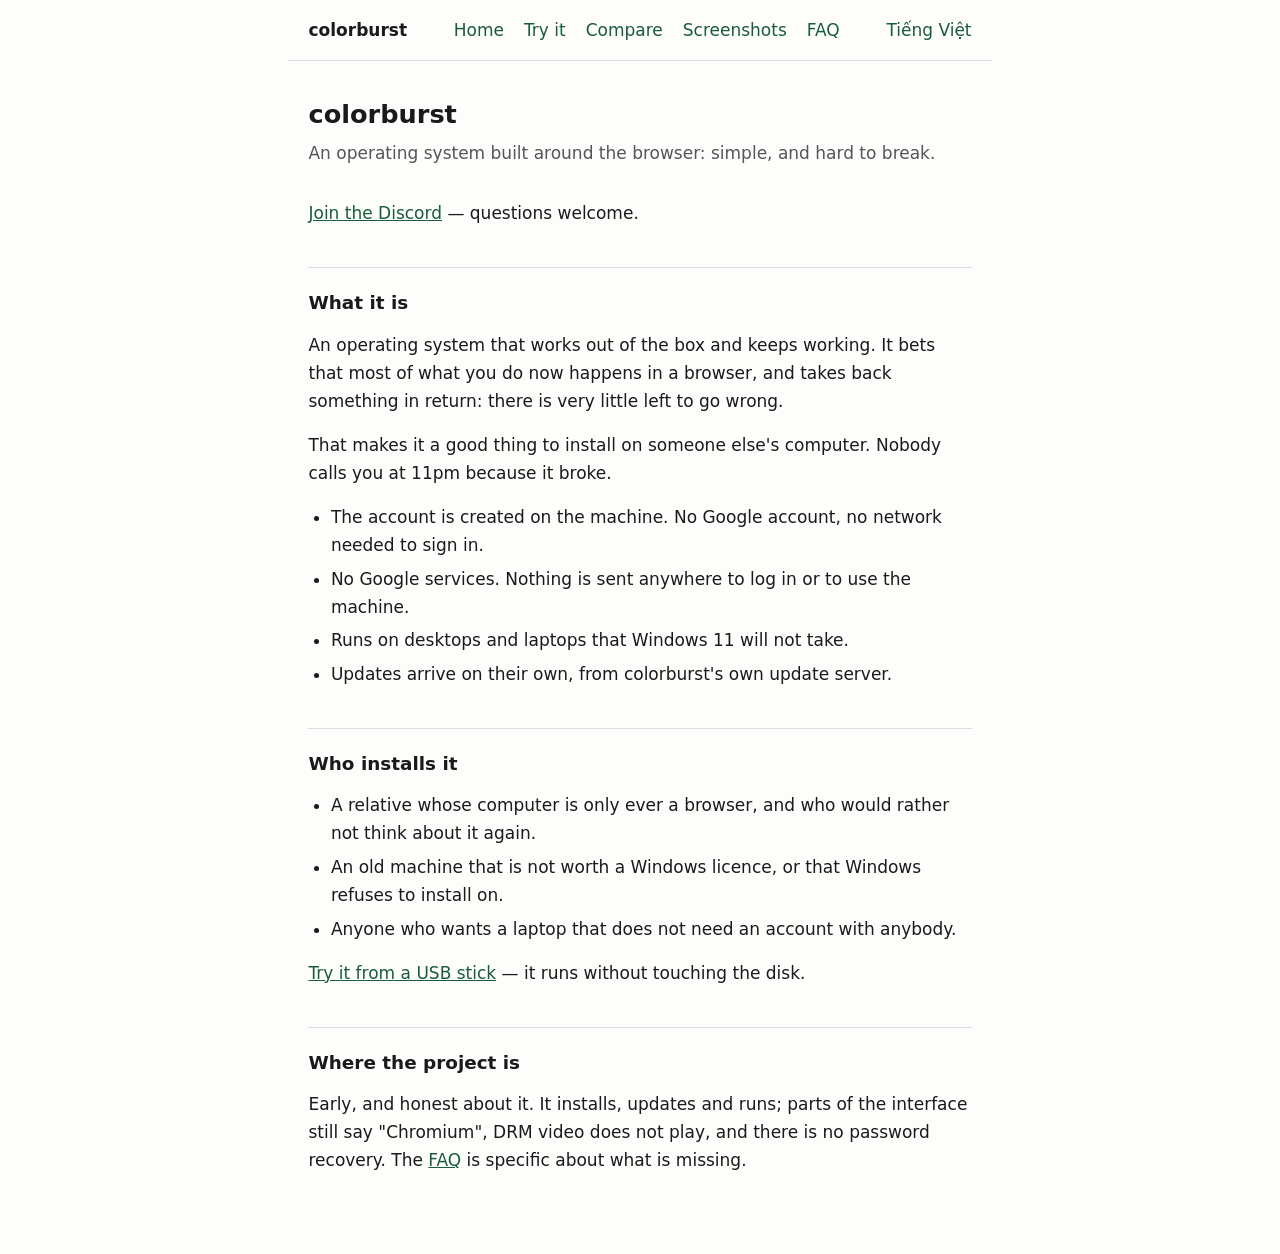
<file: index.html>
<!DOCTYPE html>
<html lang="en">
<head>
<meta charset="utf-8">
<meta name="viewport" content="width=device-width, initial-scale=1">
<title>colorburst — an operating system built around the browser</title>
<meta name="description" content="colorburst is a free, browser-centred operating system for ordinary PCs. Local accounts, no Google services, and it keeps itself updated.">
<link rel="stylesheet" href="style.css">
</head>
<body>
<nav>
  <a class="brand" href="index.html" aria-current="page">colorburst</a>
  <a href="index.html">Home</a>
  <a href="try.html">Try it</a>
  <a href="compare.html">Compare</a>
  <a href="screenshots.html">Screenshots</a>
  <a href="faq.html">FAQ</a>
  <a class="lang" href="vi/index.html">Tiếng Việt</a>
</nav>
<main>

<h1>colorburst</h1>
<p class="subtitle">An operating system built around the browser:
simple, and hard to break.</p>

<p><a href="https://discord.com/invite/ZDdyRrrQ8">Join the Discord</a> —
questions welcome.</p>

<h2>What it is</h2>

<p>An operating system that works out of the box and keeps working. It bets
that most of what you do now happens in a browser, and takes back something
in return: there is very little left to go wrong.</p>

<p>That makes it a good thing to install on someone else's computer. Nobody
calls you at 11pm because it broke.</p>

<ul>
  <li>The account is created on the machine. No Google account, no network
  needed to sign in.</li>
  <li>No Google services. Nothing is sent anywhere to log in or to use the
  machine.</li>
  <li>Runs on desktops and laptops that Windows 11 will not take.</li>
  <li>Updates arrive on their own, from colorburst's own update server.</li>
</ul>

<h2>Who installs it</h2>

<ul>
  <li>A relative whose computer is only ever a browser, and who would rather
  not think about it again.</li>
  <li>An old machine that is not worth a Windows licence, or that Windows
  refuses to install on.</li>
  <li>Anyone who wants a laptop that does not need an account with anybody.</li>
</ul>

<p><a href="try.html">Try it from a USB stick</a> — it runs without touching
the disk.</p>

<h2>Where the project is</h2>

<p>Early, and honest about it. It installs, updates and runs; parts of the
interface still say "Chromium", DRM video does not play, and there is no
password recovery. The <a href="faq.html">FAQ</a> is specific about what is
missing.</p>

</main>
</body>
</html>
</file>
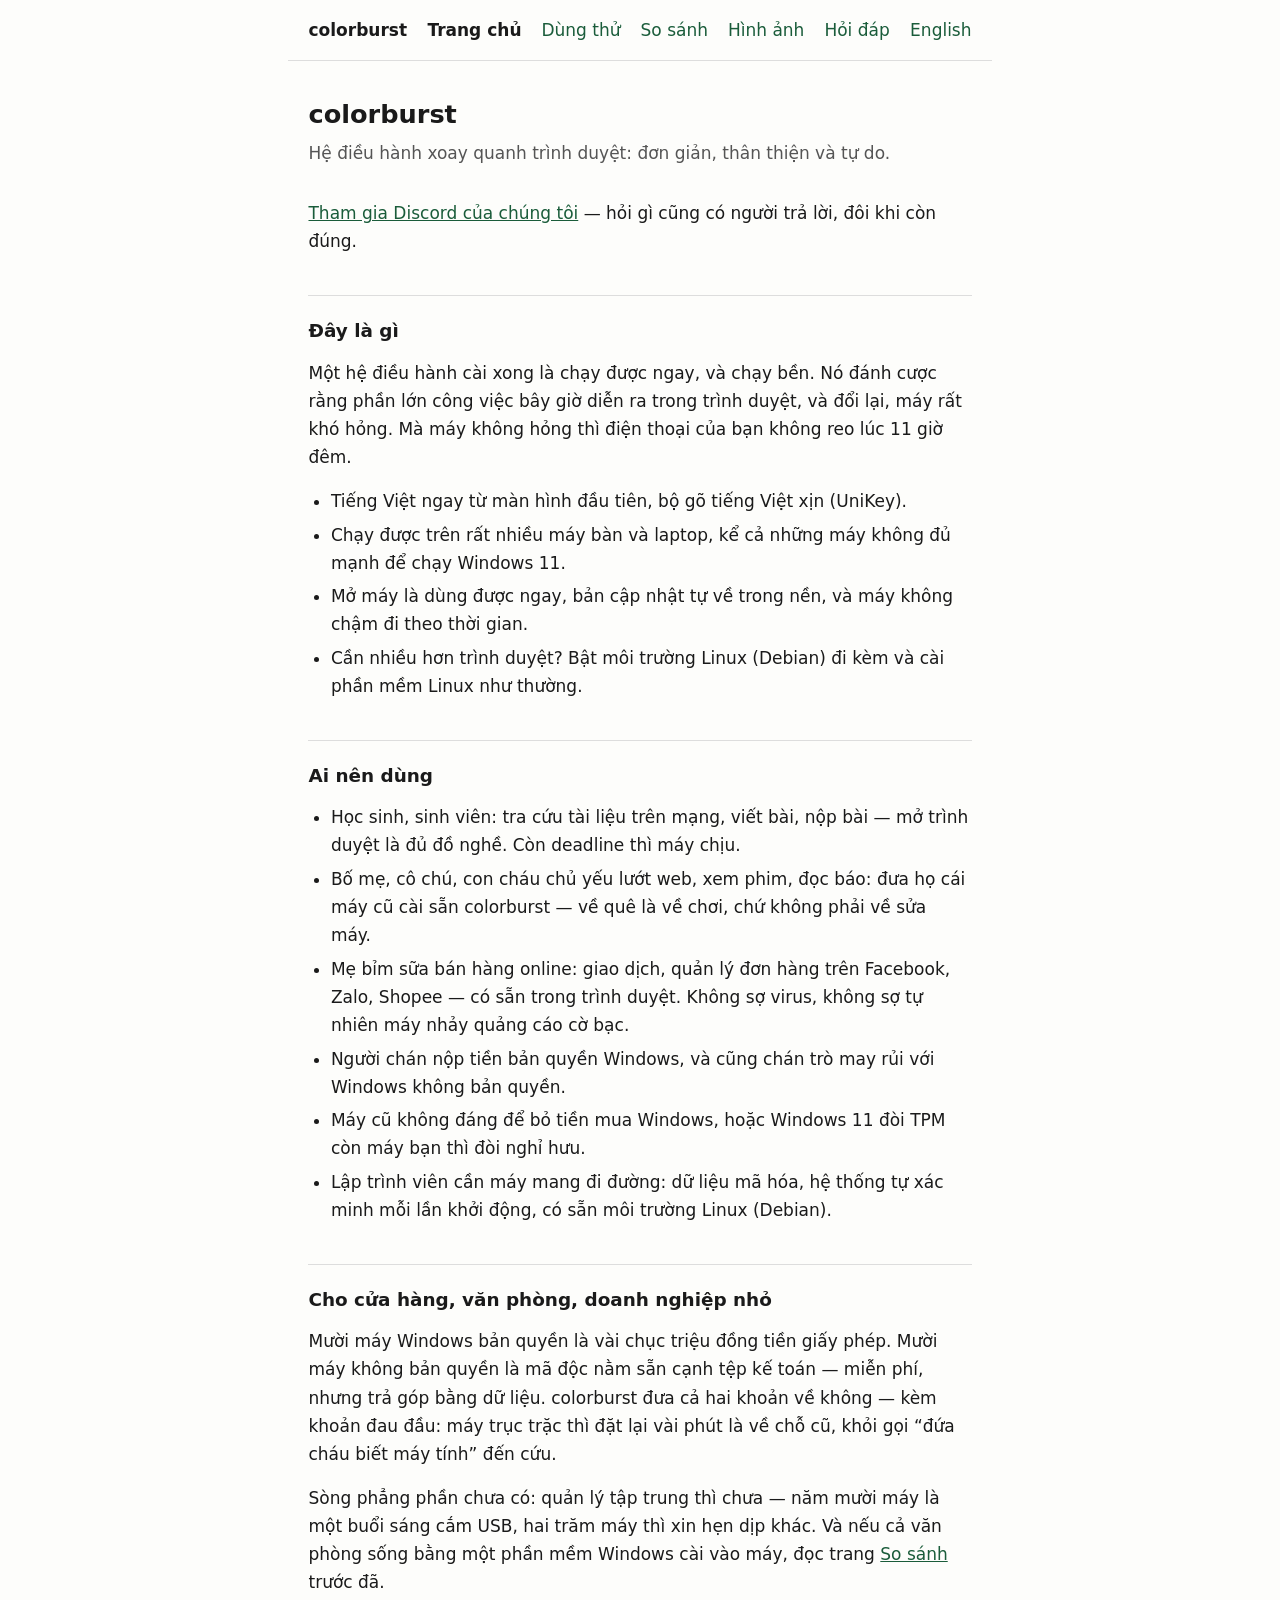
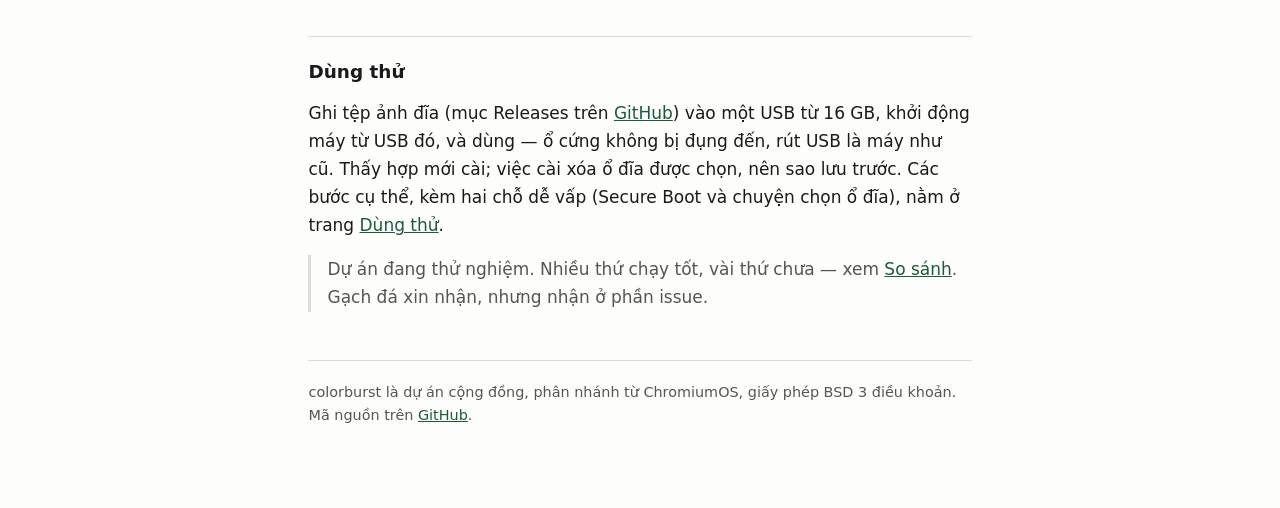
<file: vi/index.html>
<!DOCTYPE html>
<html lang="vi">
<head>
<meta charset="utf-8">
<meta name="viewport" content="width=device-width, initial-scale=1">
<title>colorburst — hệ điều hành tự do cho người Việt</title>
<meta name="description" content="colorburst là hệ điều hành tự do, xoay quanh trình duyệt, cho người dùng máy tính phổ thông ở Việt Nam. Miễn phí và hợp pháp — hai từ hiếm khi chịu đứng cạnh nhau.">
<link rel="stylesheet" href="../style.css">
</head>
<body>
<nav>
  <a class="brand" href="index.html">colorburst</a>
  <a href="index.html" aria-current="page">Trang chủ</a>
  <a href="dung-thu.html">Dùng thử</a>
  <a href="so-sanh.html">So sánh</a>
  <a href="hinh-anh.html">Hình ảnh</a>
  <a href="hoi-dap.html">Hỏi đáp</a>
  <a class="lang" href="../index.html">English</a>
</nav>
<main>

<h1>colorburst</h1>
<p class="subtitle">Hệ điều hành xoay quanh trình duyệt: đơn giản,
thân thiện và tự do.</p>

<p><a href="https://discord.com/invite/ZDdyRrrQ8">Tham gia Discord
của chúng tôi</a> — hỏi gì cũng có người trả lời, đôi khi còn
đúng.</p>

<h2>Đây là gì</h2>

<p>Một hệ điều hành cài xong là chạy được ngay, và chạy bền. Nó đánh
cược rằng phần lớn công việc bây giờ diễn ra trong trình duyệt, và
đổi lại, máy rất khó hỏng. Mà máy không hỏng thì điện thoại của bạn
không reo lúc 11 giờ đêm.</p>

<ul>
  <li>Tiếng Việt ngay từ màn hình đầu tiên, bộ gõ tiếng Việt xịn
  (UniKey).</li>
  <li>Chạy được trên rất nhiều máy bàn và laptop, kể cả những máy
  không đủ mạnh để chạy Windows 11.</li>
  <li>Mở máy là dùng được ngay, bản cập nhật tự về trong nền, và máy
  không chậm đi theo thời gian.</li>
  <li>Cần nhiều hơn trình duyệt? Bật môi trường Linux (Debian)
  đi kèm và cài phần mềm Linux như thường.</li>
</ul>

<h2>Ai nên dùng</h2>

<ul>
  <li>Học sinh, sinh viên: tra cứu tài liệu trên mạng, viết bài,
  nộp bài — mở trình duyệt là đủ đồ nghề. Còn deadline thì máy
  chịu.</li>
  <li>Bố mẹ, cô chú, con cháu chủ yếu lướt web, xem phim, đọc báo:
  đưa họ cái máy cũ cài sẵn colorburst — về quê là về chơi, chứ không
  phải về sửa máy.</li>
  <li>Mẹ bỉm sữa bán hàng online: giao dịch, quản lý đơn hàng trên
  Facebook, Zalo, Shopee — có sẵn trong trình duyệt. Không sợ virus,
  không sợ tự nhiên máy nhảy quảng cáo cờ bạc.</li>
  <li>Người chán nộp tiền bản quyền Windows, và cũng chán trò may rủi
  với Windows không bản quyền.</li>
  <li>Máy cũ không đáng để bỏ tiền mua Windows, hoặc Windows 11 đòi
  TPM còn máy bạn thì đòi nghỉ hưu.</li>
  <li>Lập trình viên cần máy mang đi đường: dữ liệu mã hóa, hệ thống
  tự xác minh mỗi lần khởi động, có sẵn môi trường Linux (Debian).</li>
</ul>

<h2>Cho cửa hàng, văn phòng, doanh nghiệp nhỏ</h2>

<p>Mười máy Windows bản quyền là vài chục triệu đồng tiền giấy phép.
Mười máy không bản quyền là mã độc nằm sẵn cạnh tệp kế toán — miễn
phí, nhưng trả góp bằng dữ liệu.
colorburst đưa cả hai khoản về không — kèm khoản đau đầu: máy trục
trặc thì đặt lại vài phút là về chỗ cũ, khỏi gọi &ldquo;đứa cháu
biết máy tính&rdquo; đến cứu.</p>

<p>Sòng phẳng phần chưa có: quản lý tập trung thì chưa — năm mười
máy là một buổi sáng cắm USB, hai trăm máy thì xin hẹn dịp khác.
Và nếu cả văn phòng sống bằng một phần mềm Windows cài vào máy,
đọc trang <a href="so-sanh.html">So sánh</a> trước đã.</p>

<h2>Dùng thử</h2>

<p>Ghi tệp ảnh đĩa (mục Releases trên
<a href="https://github.com/colorburst-os/colorburst">GitHub</a>)
vào một USB từ 16 GB, khởi động máy từ USB đó, và dùng — ổ cứng
không bị đụng đến, rút USB là máy như cũ. Thấy hợp mới cài; việc cài
xóa ổ đĩa được chọn, nên sao lưu trước. Các bước cụ thể, kèm hai chỗ
dễ vấp (Secure Boot và chuyện chọn ổ đĩa), nằm ở trang
<a href="dung-thu.html">Dùng thử</a>.</p>

<p class="note">Dự án đang thử nghiệm. Nhiều thứ chạy tốt, vài thứ
chưa — xem <a href="so-sanh.html">So sánh</a>. Gạch đá xin nhận,
nhưng nhận ở phần issue.</p>

<footer>
<p>colorburst là dự án cộng đồng, phân nhánh từ ChromiumOS, giấy phép
BSD 3 điều khoản. Mã nguồn trên
<a href="https://github.com/colorburst-os/colorburst">GitHub</a>.</p>
</footer>

</main>
</body>
</html>
</file>
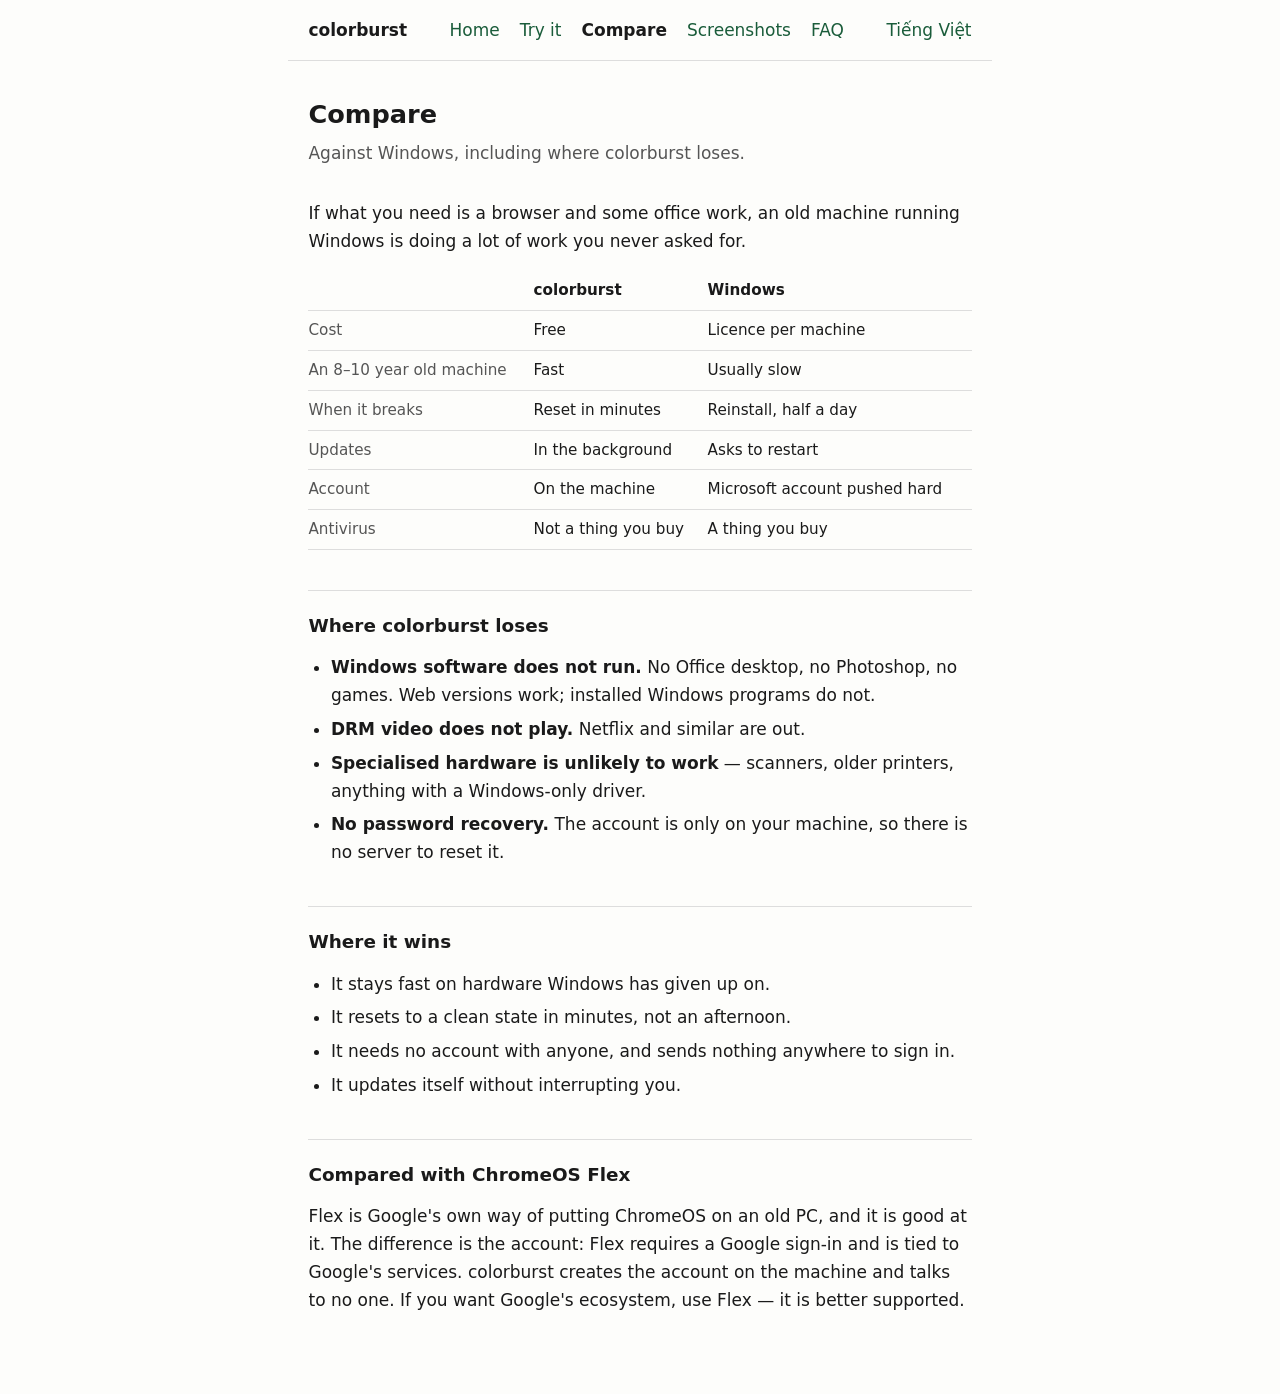
<file: compare.html>
<!DOCTYPE html>
<html lang="en">
<head>
<meta charset="utf-8">
<meta name="viewport" content="width=device-width, initial-scale=1">
<title>colorburst compared with Windows</title>
<meta name="description" content="Where colorburst is better than Windows on an old machine, and where it is worse.">
<link rel="stylesheet" href="style.css">
</head>
<body>
<nav>
  <a class="brand" href="index.html">colorburst</a>
  <a href="index.html">Home</a>
  <a href="try.html">Try it</a>
  <a href="compare.html" aria-current="page">Compare</a>
  <a href="screenshots.html">Screenshots</a>
  <a href="faq.html">FAQ</a>
  <a class="lang" href="vi/index.html">Tiếng Việt</a>
</nav>
<main>

<h1>Compare</h1>
<p class="subtitle">Against Windows, including where colorburst loses.</p>

<p>If what you need is a browser and some office work, an old machine running
Windows is doing a lot of work you never asked for.</p>

<div class="table-scroll">
<table>
  <tr><th></th><th>colorburst</th><th>Windows</th></tr>
  <tr><td>Cost</td><td>Free</td><td>Licence per machine</td></tr>
  <tr><td>An 8–10 year old machine</td><td>Fast</td><td>Usually slow</td></tr>
  <tr><td>When it breaks</td><td>Reset in minutes</td><td>Reinstall, half a day</td></tr>
  <tr><td>Updates</td><td>In the background</td><td>Asks to restart</td></tr>
  <tr><td>Account</td><td>On the machine</td><td>Microsoft account pushed hard</td></tr>
  <tr><td>Antivirus</td><td>Not a thing you buy</td><td>A thing you buy</td></tr>
</table>
</div>

<h2>Where colorburst loses</h2>

<ul>
  <li><strong>Windows software does not run.</strong> No Office desktop, no
  Photoshop, no games. Web versions work; installed Windows programs do
  not.</li>
  <li><strong>DRM video does not play.</strong> Netflix and similar are out.</li>
  <li><strong>Specialised hardware is unlikely to work</strong> — scanners,
  older printers, anything with a Windows-only driver.</li>
  <li><strong>No password recovery.</strong> The account is only on your
  machine, so there is no server to reset it.</li>
</ul>

<h2>Where it wins</h2>

<ul>
  <li>It stays fast on hardware Windows has given up on.</li>
  <li>It resets to a clean state in minutes, not an afternoon.</li>
  <li>It needs no account with anyone, and sends nothing anywhere to sign
  in.</li>
  <li>It updates itself without interrupting you.</li>
</ul>

<h2>Compared with ChromeOS Flex</h2>

<p>Flex is Google's own way of putting ChromeOS on an old PC, and it is good at
it. The difference is the account: Flex requires a Google sign-in and is tied to
Google's services. colorburst creates the account on the machine and talks to
no one. If you want Google's ecosystem, use Flex — it is better supported.</p>

</main>
</body>
</html>
</file>
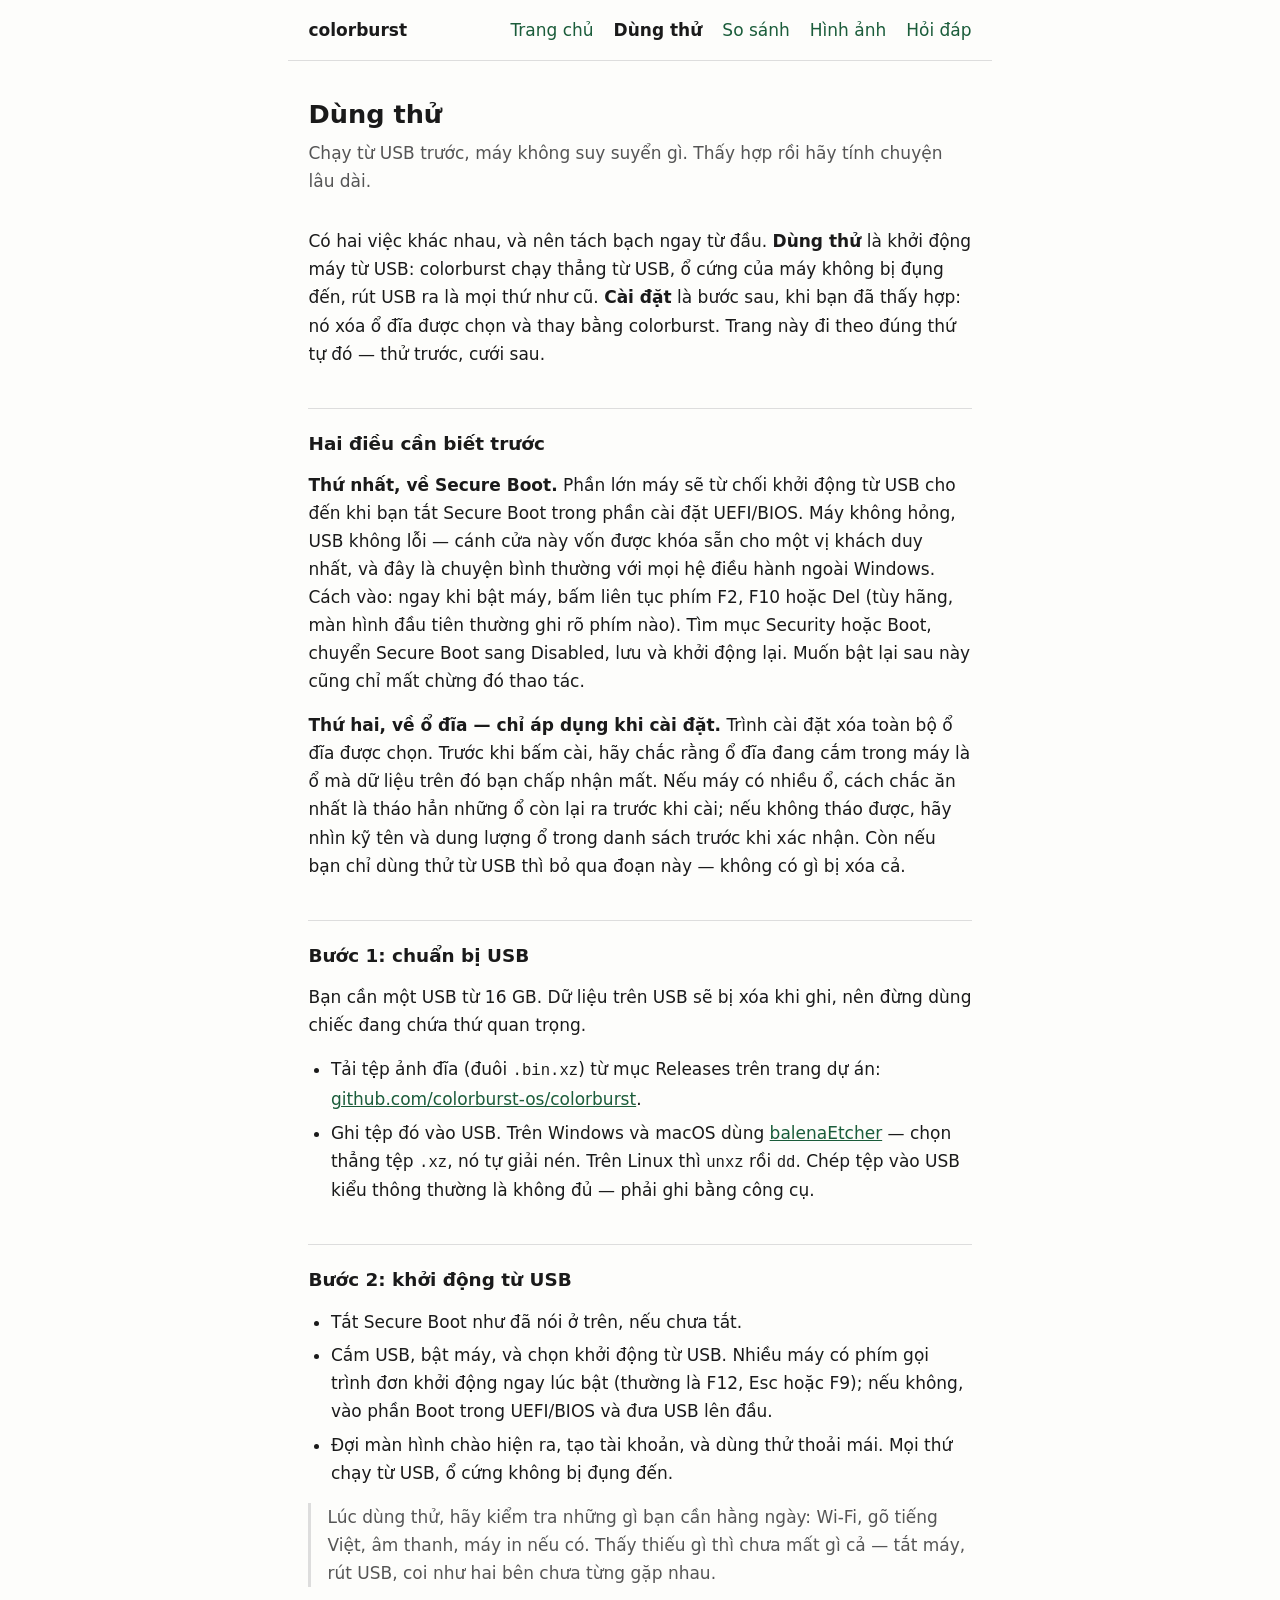
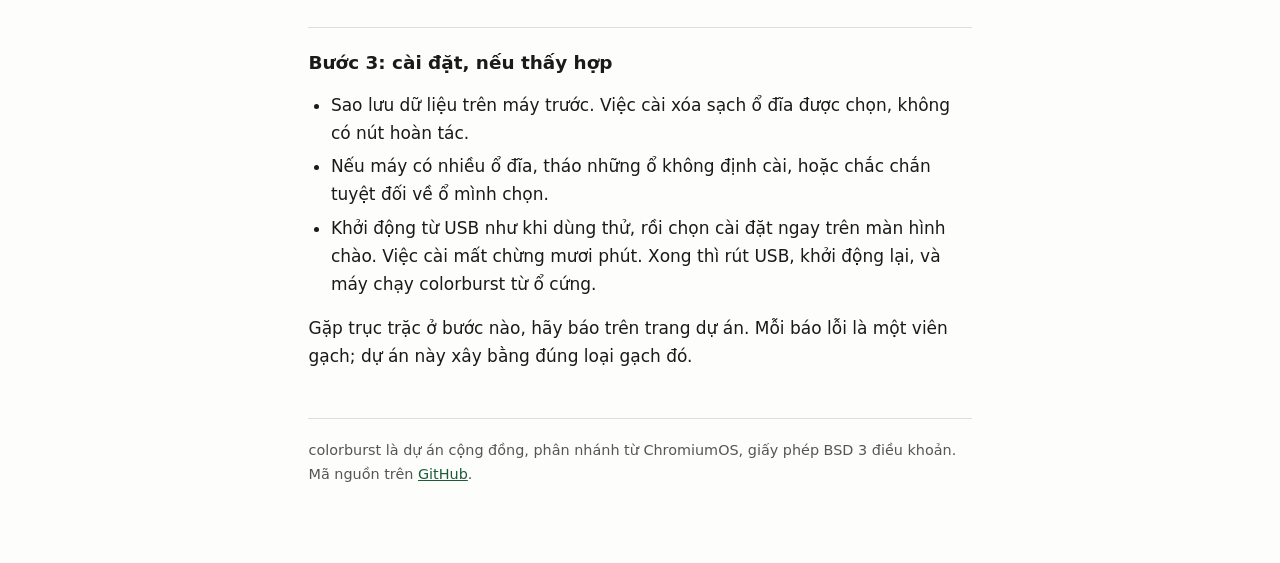
<file: dung-thu.html>
<!DOCTYPE html>
<html lang="vi">
<head>
<meta charset="utf-8">
<meta name="viewport" content="width=device-width, initial-scale=1">
<title>Dùng thử — colorburst</title>
<meta name="description" content="Cách dùng thử colorburst từ USB mà không đụng đến ổ cứng, và những điều cần biết trước khi cài thật — kể cả hai chỗ dễ vấp.">
<link rel="stylesheet" href="style.css">
</head>
<body>
<nav>
  <a class="brand" href="index.html">colorburst</a>
  <a href="index.html">Trang chủ</a>
  <a href="dung-thu.html" aria-current="page">Dùng thử</a>
  <a href="so-sanh.html">So sánh</a>
  <a href="hinh-anh.html">Hình ảnh</a>
  <a href="hoi-dap.html">Hỏi đáp</a>
</nav>
<main>

<h1>Dùng thử</h1>
<p class="subtitle">Chạy từ USB trước, máy không suy suyển gì.
Thấy hợp rồi hãy tính chuyện lâu dài.</p>

<p>Có hai việc khác nhau, và nên tách bạch ngay từ đầu.
<strong>Dùng thử</strong> là khởi động máy từ USB: colorburst chạy
thẳng từ USB, ổ cứng của máy không bị đụng đến, rút USB ra là mọi thứ
như cũ. <strong>Cài đặt</strong> là bước sau, khi bạn đã thấy hợp:
nó xóa ổ đĩa được chọn và thay bằng colorburst. Trang này đi theo
đúng thứ tự đó — thử trước, cưới sau.</p>

<h2>Hai điều cần biết trước</h2>

<p><strong>Thứ nhất, về Secure Boot.</strong> Phần lớn máy sẽ từ chối
khởi động từ USB cho đến khi bạn tắt Secure Boot trong phần cài đặt
UEFI/BIOS. Máy không hỏng, USB không lỗi — cánh cửa này vốn được khóa
sẵn cho một vị khách duy nhất, và đây là chuyện bình thường với mọi
hệ điều hành ngoài Windows. Cách vào: ngay khi bật máy, bấm liên tục
phím F2, F10 hoặc Del (tùy hãng, màn hình đầu tiên thường ghi rõ
phím nào). Tìm mục Security hoặc Boot, chuyển Secure Boot sang
Disabled, lưu và khởi động lại. Muốn bật lại sau này cũng chỉ mất
chừng đó thao tác.</p>

<p><strong>Thứ hai, về ổ đĩa — chỉ áp dụng khi cài đặt.</strong>
Trình cài đặt xóa toàn bộ ổ đĩa được chọn. Trước khi bấm cài, hãy
chắc rằng ổ đĩa đang cắm trong máy là ổ mà dữ liệu trên đó bạn chấp
nhận mất. Nếu máy có nhiều ổ, cách chắc ăn nhất là tháo hẳn những ổ
còn lại ra trước khi cài; nếu không tháo được, hãy nhìn kỹ tên và
dung lượng ổ trong danh sách trước khi xác nhận. Còn nếu bạn chỉ
dùng thử từ USB thì bỏ qua đoạn này — không có gì bị xóa cả.</p>

<h2>Bước 1: chuẩn bị USB</h2>

<p>Bạn cần một USB từ 16 GB. Dữ liệu trên USB sẽ bị xóa khi ghi,
nên đừng dùng chiếc đang chứa thứ quan trọng.</p>

<ul>
  <li>Tải tệp ảnh đĩa (đuôi <code>.bin.xz</code>) từ mục Releases trên
  trang dự án:
  <a href="https://github.com/colorburst-os/colorburst">github.com/colorburst-os/colorburst</a>.</li>
  <li>Ghi tệp đó vào USB. Trên Windows và macOS dùng
  <a href="https://etcher.balena.io/">balenaEtcher</a> — chọn thẳng tệp
  <code>.xz</code>, nó tự giải nén. Trên Linux thì
  <code>unxz</code> rồi <code>dd</code>. Chép tệp vào USB kiểu thông
  thường là không đủ — phải ghi bằng công cụ.</li>
</ul>

<h2>Bước 2: khởi động từ USB</h2>

<ul>
  <li>Tắt Secure Boot như đã nói ở trên, nếu chưa tắt.</li>
  <li>Cắm USB, bật máy, và chọn khởi động từ USB. Nhiều máy có phím
  gọi trình đơn khởi động ngay lúc bật (thường là F12, Esc hoặc F9);
  nếu không, vào phần Boot trong UEFI/BIOS và đưa USB lên đầu.</li>
  <li>Đợi màn hình chào hiện ra, tạo tài khoản, và dùng thử thoải mái.
  Mọi thứ chạy từ USB, ổ cứng không bị đụng đến.</li>
</ul>

<p class="note">Lúc dùng thử, hãy kiểm tra những gì bạn cần hằng ngày:
Wi-Fi, gõ tiếng Việt, âm thanh, máy in nếu có. Thấy thiếu gì thì chưa
mất gì cả — tắt máy, rút USB, coi như hai bên chưa từng gặp nhau.</p>

<h2>Bước 3: cài đặt, nếu thấy hợp</h2>

<ul>
  <li>Sao lưu dữ liệu trên máy trước. Việc cài xóa sạch ổ đĩa
  được chọn, không có nút hoàn tác.</li>
  <li>Nếu máy có nhiều ổ đĩa, tháo những ổ không định cài, hoặc
  chắc chắn tuyệt đối về ổ mình chọn.</li>
  <li>Khởi động từ USB như khi dùng thử, rồi chọn cài đặt ngay trên
  màn hình chào. Việc cài mất chừng mươi phút. Xong thì rút USB,
  khởi động lại, và máy chạy colorburst từ ổ cứng.</li>
</ul>

<p>Gặp trục trặc ở bước nào, hãy báo trên trang dự án. Mỗi báo lỗi là
một viên gạch; dự án này xây bằng đúng loại gạch đó.</p>

<footer>
<p>colorburst là dự án cộng đồng, phân nhánh từ ChromiumOS, giấy phép
BSD 3 điều khoản. Mã nguồn trên
<a href="https://github.com/colorburst-os/colorburst">GitHub</a>.</p>
</footer>

</main>
</body>
</html>
</file>
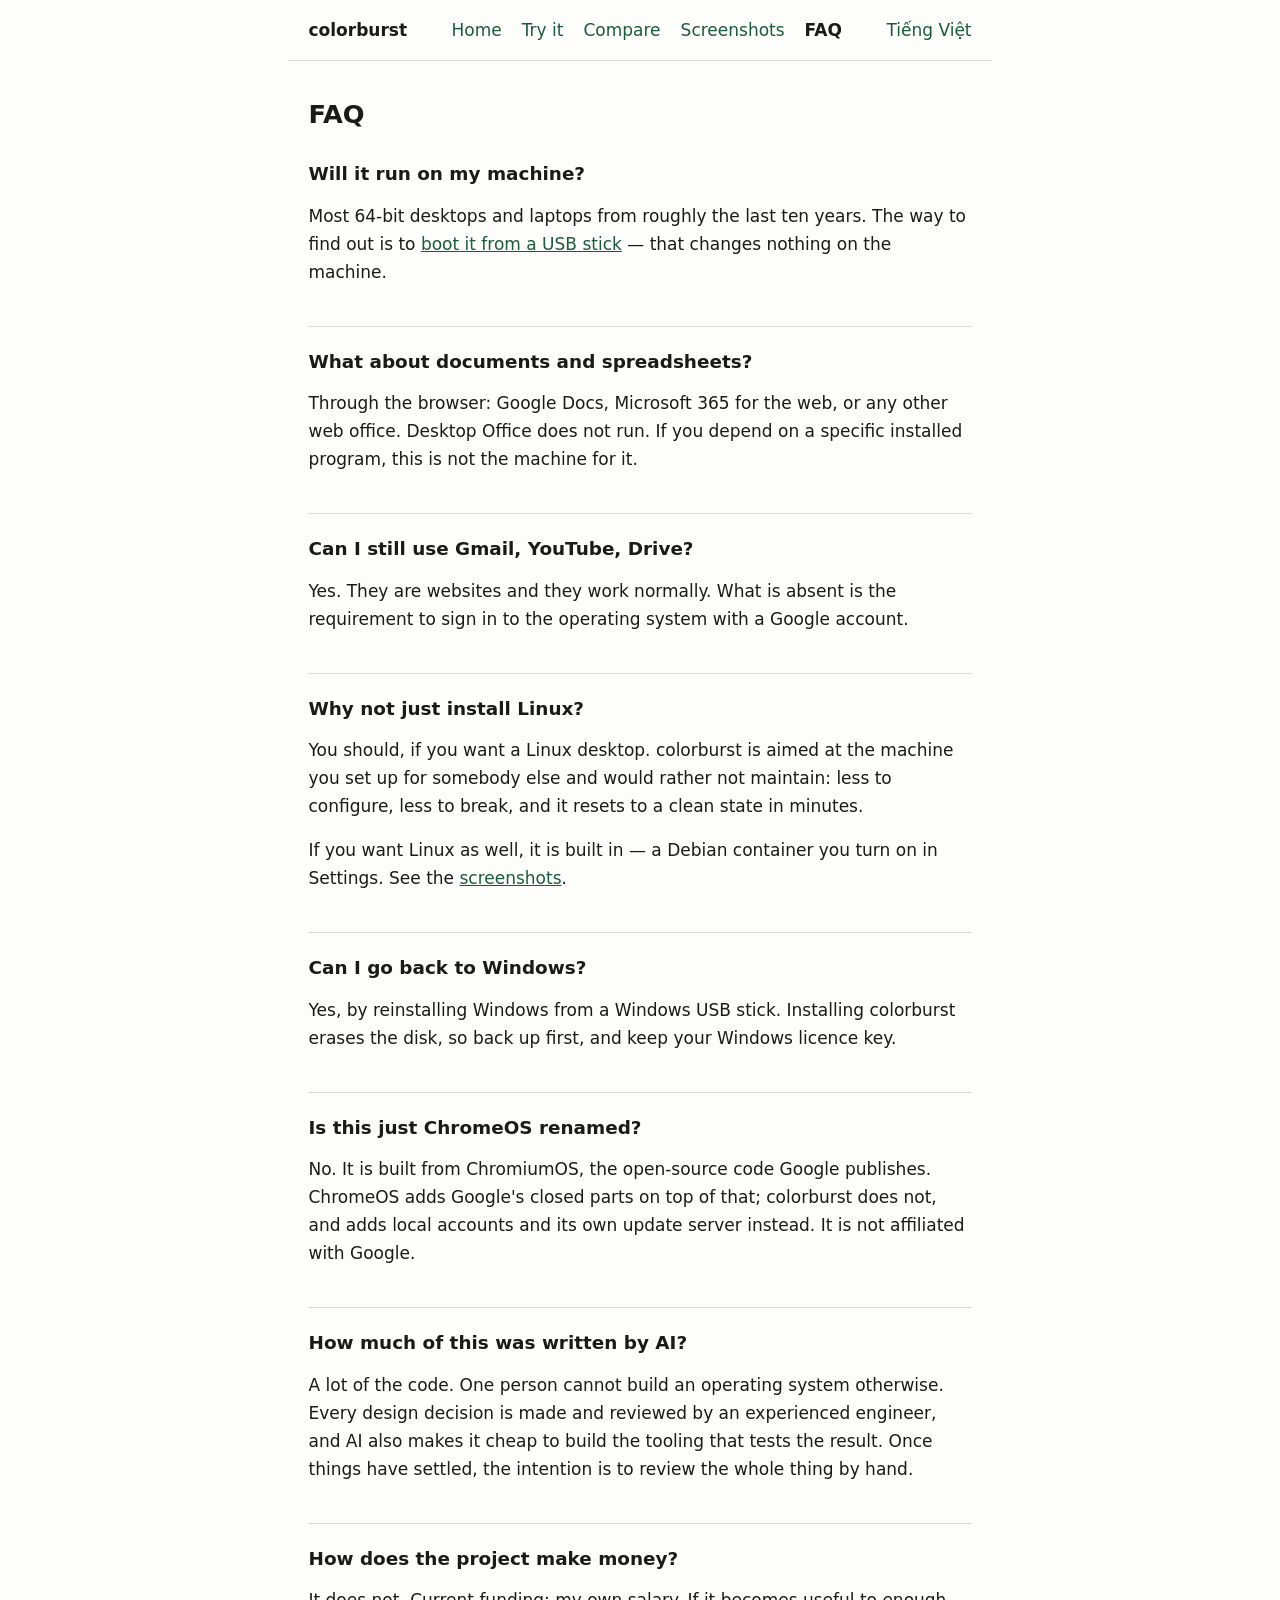
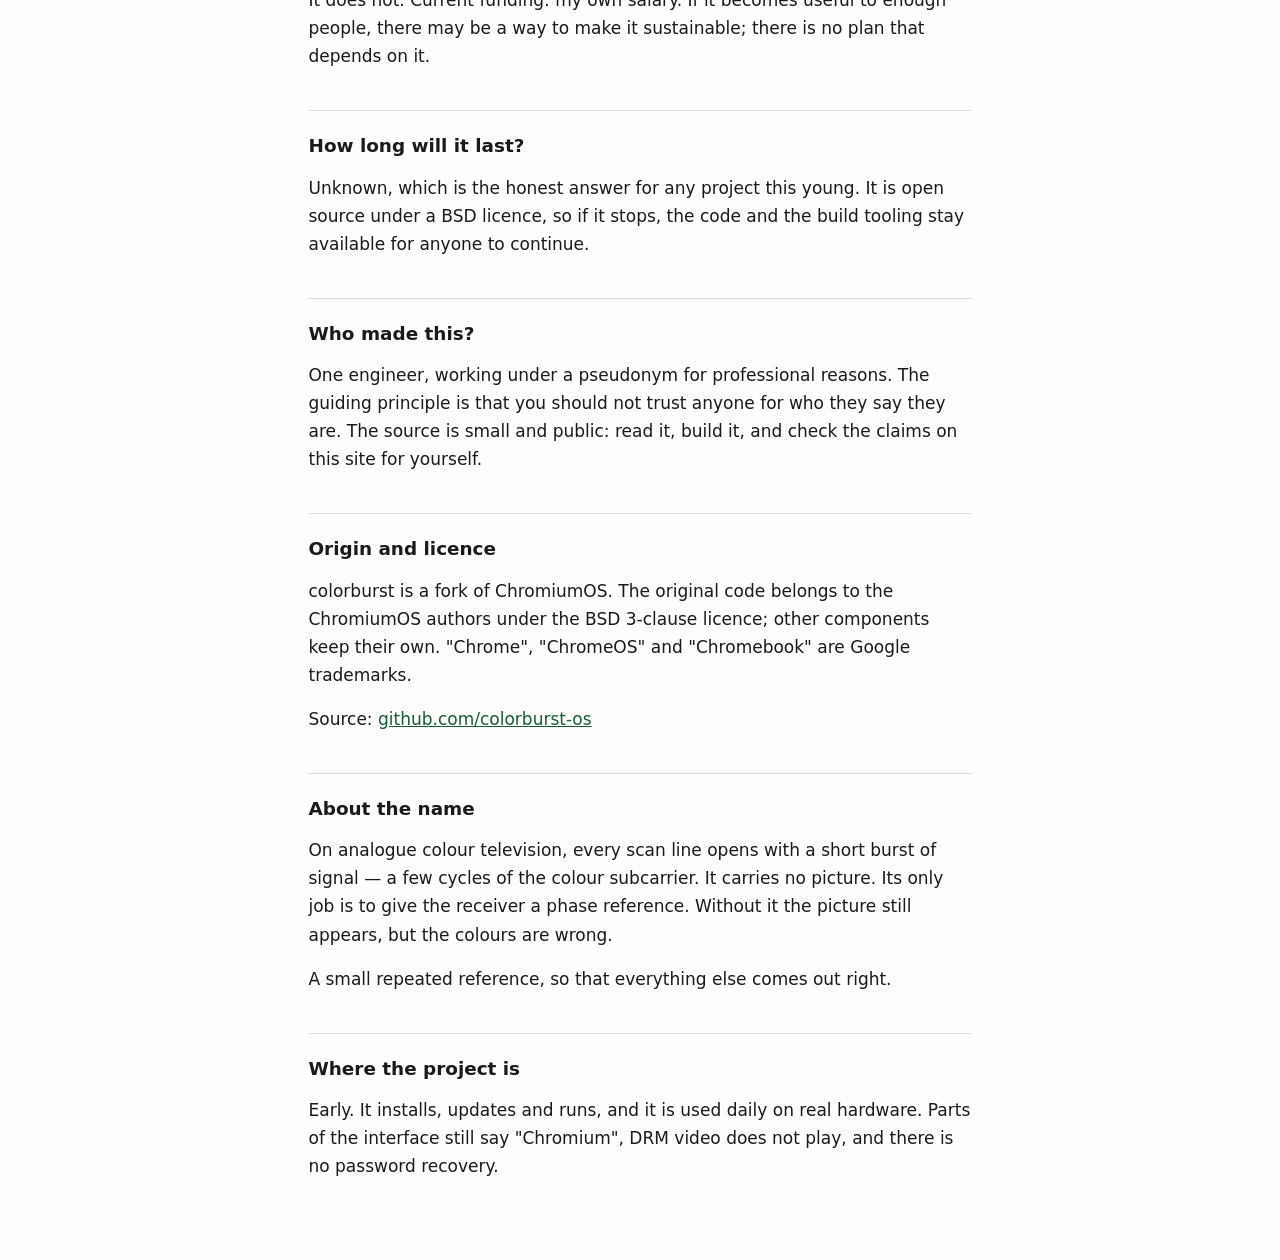
<file: faq.html>
<!DOCTYPE html>
<html lang="en">
<head>
<meta charset="utf-8">
<meta name="viewport" content="width=device-width, initial-scale=1">
<title>colorburst FAQ</title>
<meta name="description" content="Will it run on my machine, what it cannot do, who made it, and how the project is funded.">
<link rel="stylesheet" href="style.css">
</head>
<body>
<nav>
  <a class="brand" href="index.html">colorburst</a>
  <a href="index.html">Home</a>
  <a href="try.html">Try it</a>
  <a href="compare.html">Compare</a>
  <a href="screenshots.html">Screenshots</a>
  <a href="faq.html" aria-current="page">FAQ</a>
  <a class="lang" href="vi/index.html">Tiếng Việt</a>
</nav>
<main>

<h1>FAQ</h1>

<h2>Will it run on my machine?</h2>

<p>Most 64-bit desktops and laptops from roughly the last ten years. The way to
find out is to <a href="try.html">boot it from a USB stick</a> — that changes
nothing on the machine.</p>

<h2>What about documents and spreadsheets?</h2>

<p>Through the browser: Google Docs, Microsoft 365 for the web, or any other
web office. Desktop Office does not run. If you depend on a specific installed
program, this is not the machine for it.</p>

<h2>Can I still use Gmail, YouTube, Drive?</h2>

<p>Yes. They are websites and they work normally. What is absent is the
requirement to sign in to the operating system with a Google account.</p>

<h2>Why not just install Linux?</h2>

<p>You should, if you want a Linux desktop. colorburst is aimed at the machine
you set up for somebody else and would rather not maintain: less to configure,
less to break, and it resets to a clean state in minutes.</p>

<p>If you want Linux as well, it is built in — a Debian container you turn on
in Settings. See the <a href="screenshots.html">screenshots</a>.</p>

<h2>Can I go back to Windows?</h2>

<p>Yes, by reinstalling Windows from a Windows USB stick. Installing colorburst
erases the disk, so back up first, and keep your Windows licence key.</p>

<h2>Is this just ChromeOS renamed?</h2>

<p>No. It is built from ChromiumOS, the open-source code Google publishes.
ChromeOS adds Google's closed parts on top of that; colorburst does not, and
adds local accounts and its own update server instead. It is not affiliated
with Google.</p>

<h2>How much of this was written by AI?</h2>

<p>A lot of the code. One person cannot build an operating system otherwise.
Every design decision is made and reviewed by an experienced engineer, and AI
also makes it cheap to build the tooling that tests the result. Once things
have settled, the intention is to review the whole thing by hand.</p>

<h2>How does the project make money?</h2>

<p>It does not. Current funding: my own salary. If it becomes useful to enough
people, there may be a way to make it sustainable; there is no plan that
depends on it.</p>

<h2>How long will it last?</h2>

<p>Unknown, which is the honest answer for any project this young. It is open
source under a BSD licence, so if it stops, the code and the build tooling stay
available for anyone to continue.</p>

<h2>Who made this?</h2>

<p>One engineer, working under a pseudonym for professional reasons. The
guiding principle is that you should not trust anyone for who they say they
are. The source is small and public: read it, build it, and check the claims
on this site for yourself.</p>

<h2>Origin and licence</h2>

<p>colorburst is a fork of ChromiumOS. The original code belongs to the
ChromiumOS authors under the BSD 3-clause licence; other components keep their
own. "Chrome", "ChromeOS" and "Chromebook" are Google trademarks.</p>

<p>Source: <a href="https://github.com/colorburst-os">github.com/colorburst-os</a></p>

<h2>About the name</h2>

<p>On analogue colour television, every scan line opens with a short burst of
signal — a few cycles of the colour subcarrier. It carries no picture. Its only
job is to give the receiver a phase reference. Without it the picture still
appears, but the colours are wrong.</p>

<p>A small repeated reference, so that everything else comes out right.</p>

<h2>Where the project is</h2>

<p>Early. It installs, updates and runs, and it is used daily on real hardware.
Parts of the interface still say "Chromium", DRM video does not play, and
there is no password recovery.</p>

</main>
</body>
</html>
</file>
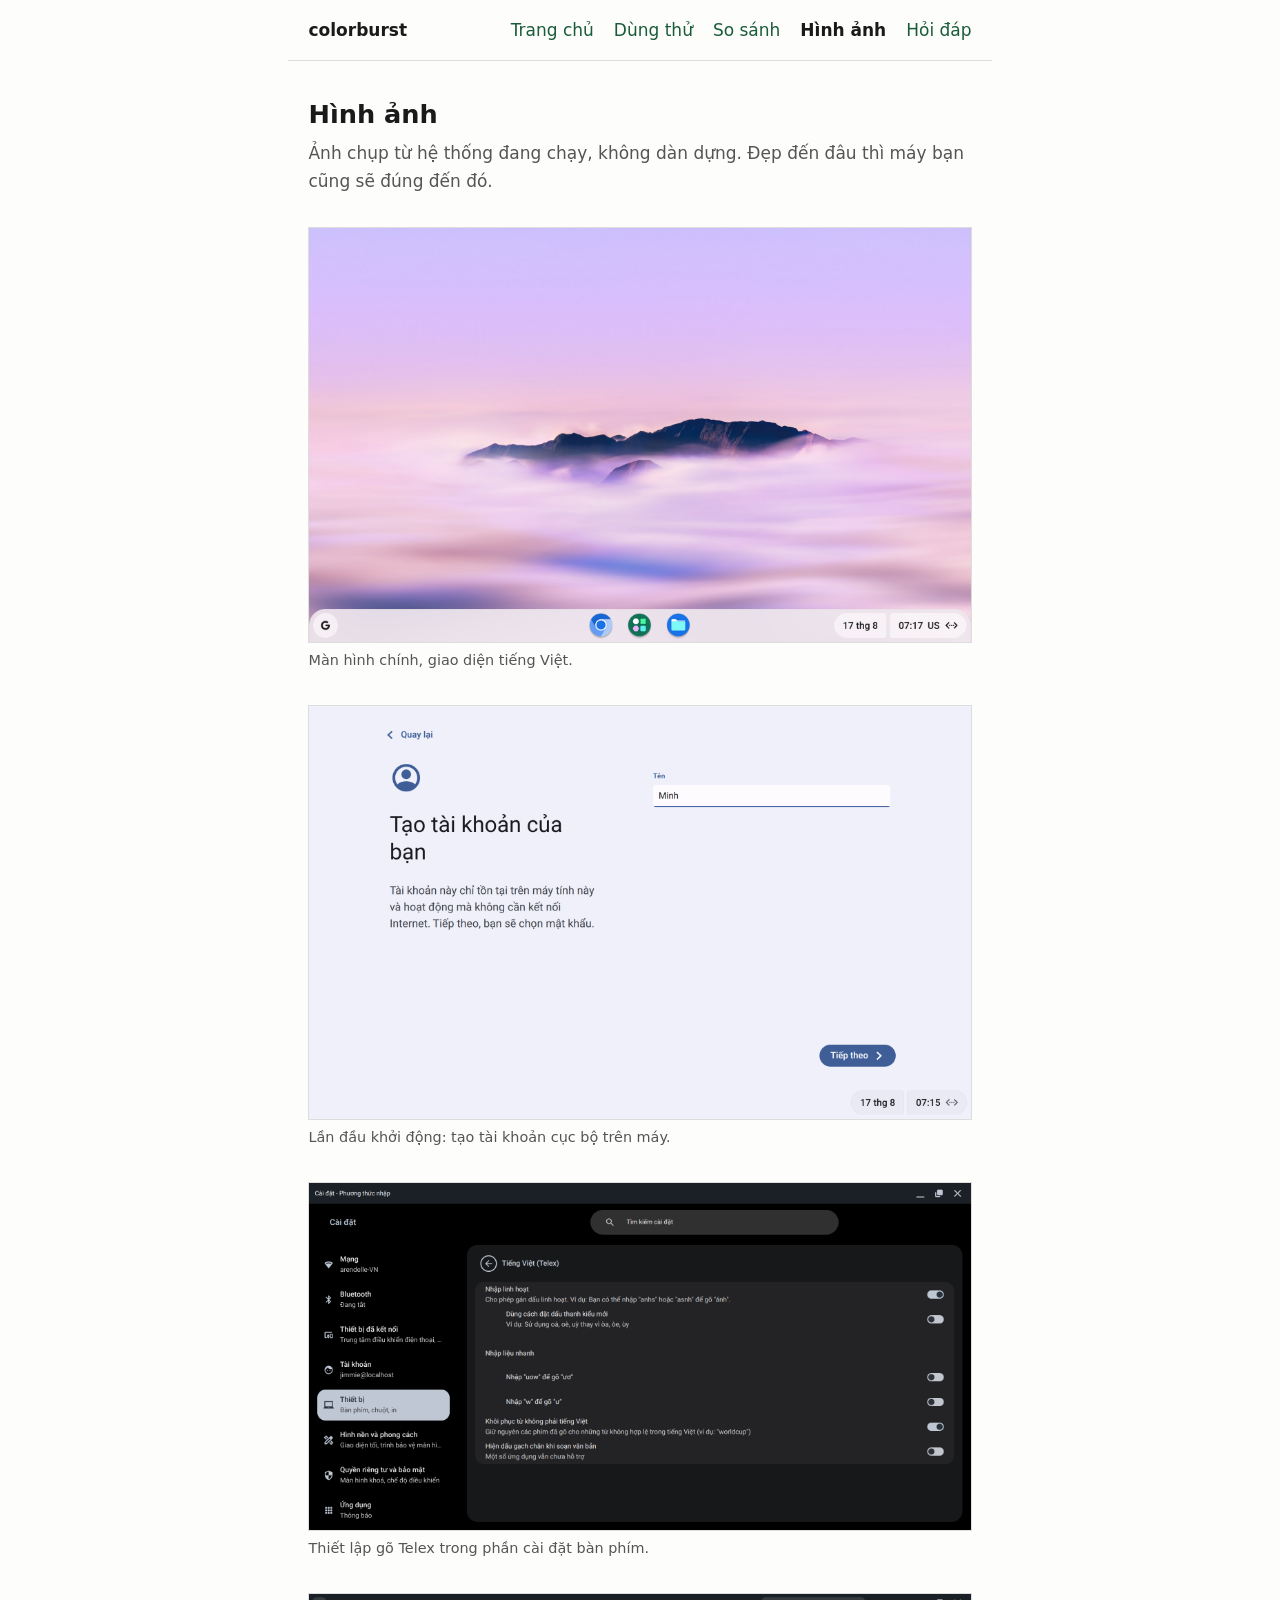
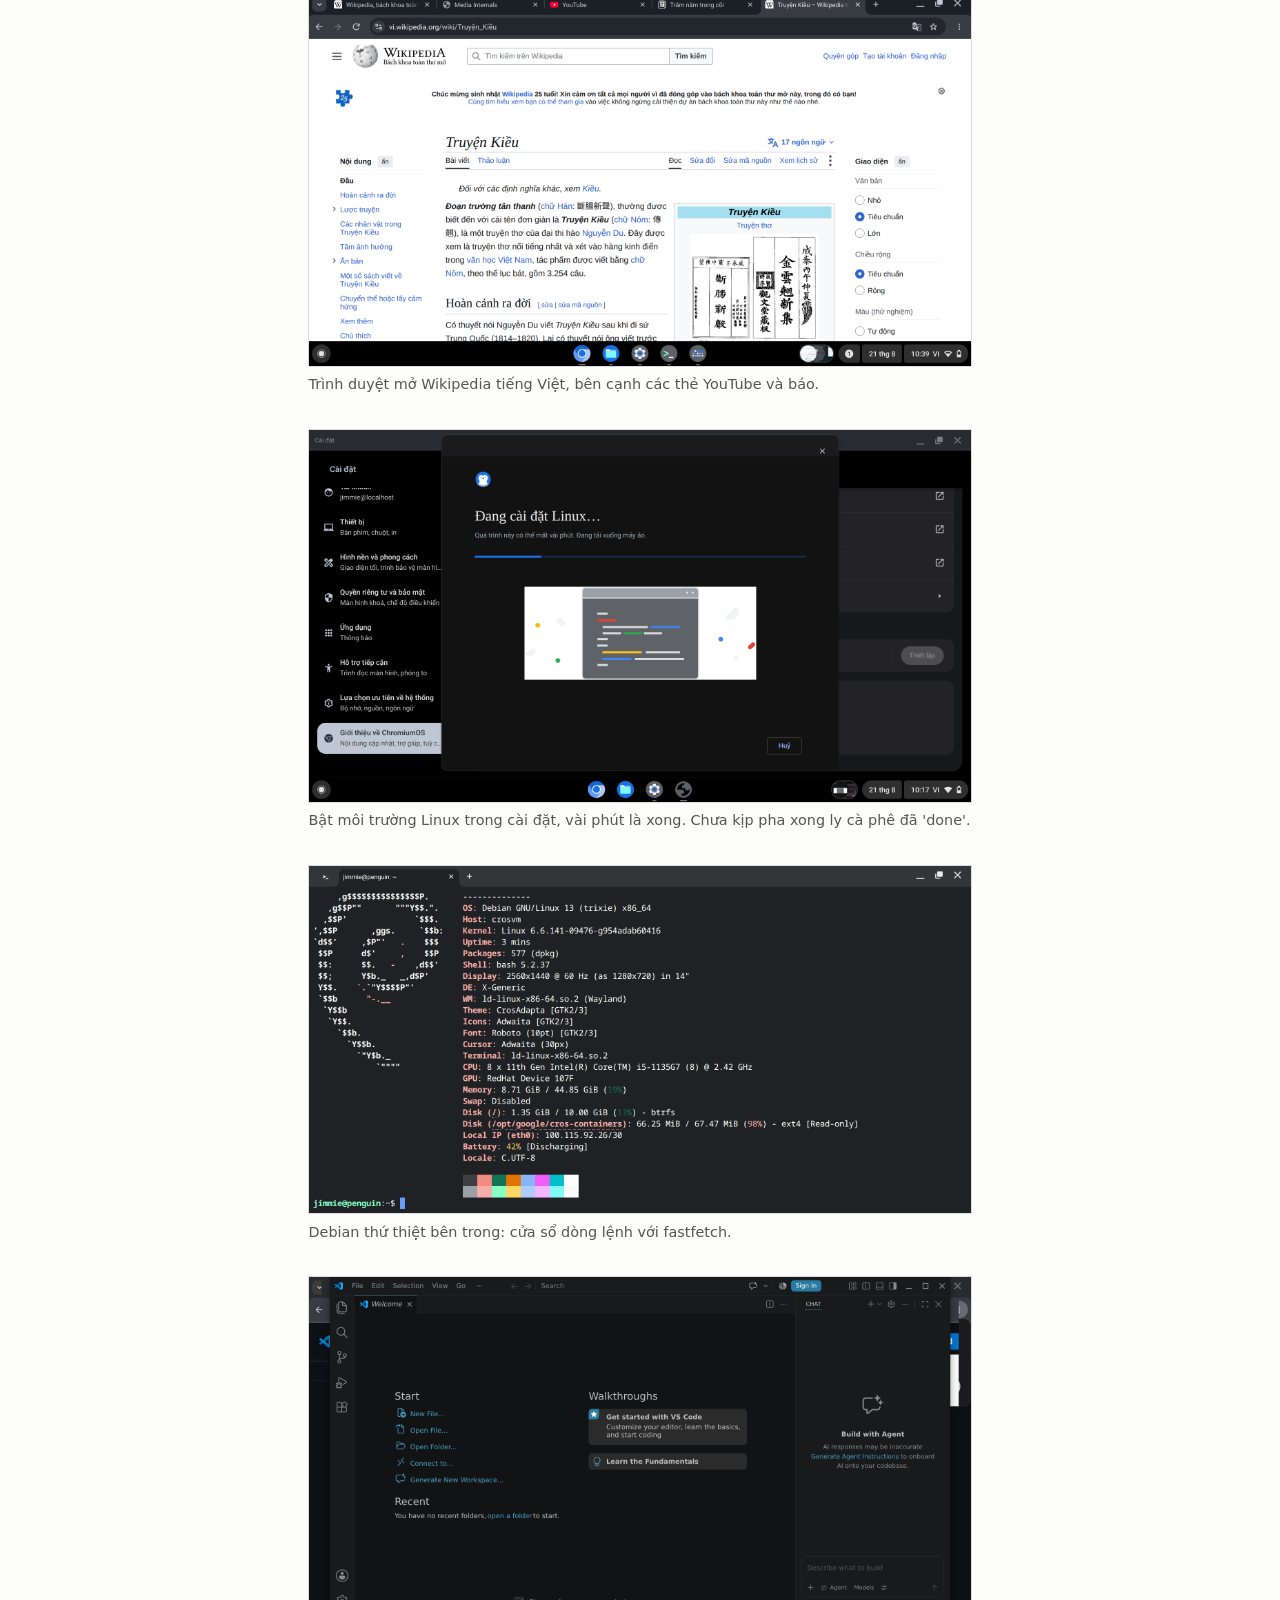
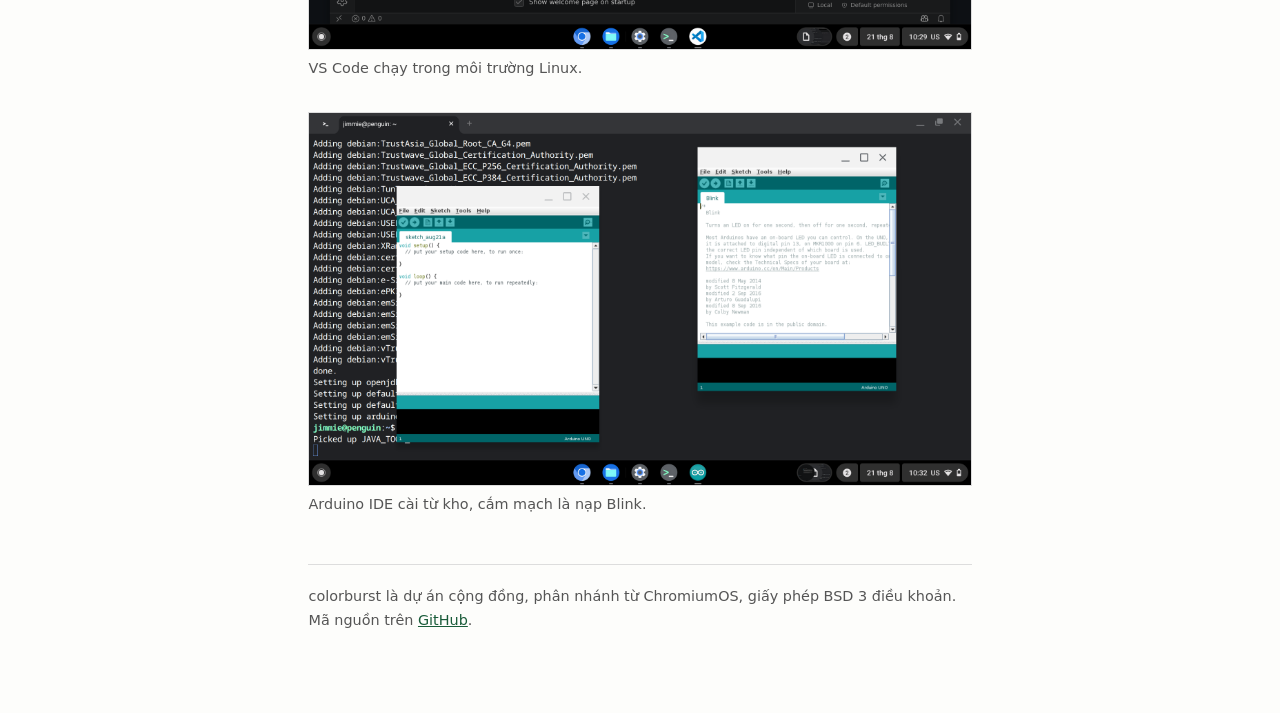
<file: hinh-anh.html>
<!DOCTYPE html>
<html lang="vi">
<head>
<meta charset="utf-8">
<meta name="viewport" content="width=device-width, initial-scale=1">
<title>Hình ảnh — colorburst</title>
<meta name="description" content="Ảnh chụp màn hình colorburst: giao diện tiếng Việt, thiết lập gõ Telex, lướt web, môi trường Linux với dòng lệnh, VS Code và Arduino IDE. Chụp từ máy đang chạy thật.">
<link rel="stylesheet" href="style.css">
</head>
<body>
<nav>
  <a class="brand" href="index.html">colorburst</a>
  <a href="index.html">Trang chủ</a>
  <a href="dung-thu.html">Dùng thử</a>
  <a href="so-sanh.html">So sánh</a>
  <a href="hinh-anh.html" aria-current="page">Hình ảnh</a>
  <a href="hoi-dap.html">Hỏi đáp</a>
</nav>
<main>

<h1>Hình ảnh</h1>
<p class="subtitle">Ảnh chụp từ hệ thống đang chạy, không dàn dựng.
Đẹp đến đâu thì máy bạn cũng sẽ đúng đến đó.</p>

<!--
  Các ảnh dưới đây được tạo bằng tools/capture-screenshots.sh
  (chạy VM bằng start-vm.sh, rồi chạy script đó và làm theo hướng dẫn).
  Tên tệp phải khớp đúng như trong src= bên dưới, đặt trong thư mục images/.
-->

<figure>
  <img src="images/man-hinh-chinh.png" width="1920" height="1200"
       alt="Màn hình chính của colorburst, thanh công cụ và đồng hồ bằng tiếng Việt">
  <figcaption>Màn hình chính, giao diện tiếng Việt.</figcaption>
</figure>

<figure>
  <img src="images/tao-tai-khoan.png" width="1920" height="1200"
       alt="Màn hình chào lần đầu khởi động, đang tạo tài khoản cục bộ">
  <figcaption>Lần đầu khởi động: tạo tài khoản cục bộ trên máy.</figcaption>
</figure>

<figure>
  <img src="images/thiet-lap-telex.png" width="1920" height="1008"
       alt="Trang cài đặt phương thức nhập Tiếng Việt (Telex), các tuỳ chọn nhập linh hoạt và nhập liệu nhanh">
  <figcaption>Thiết lập gõ Telex trong phần cài đặt bàn phím.</figcaption>
</figure>

<figure>
  <img src="images/wikipedia.png" width="1920" height="1080"
       alt="Trình duyệt mở bài Truyện Kiều trên Wikipedia tiếng Việt, bên cạnh các thẻ YouTube và báo">
  <figcaption>Trình duyệt mở Wikipedia tiếng Việt, bên cạnh các thẻ
  YouTube và báo.</figcaption>
</figure>

<figure>
  <img src="images/cai-linux.png" width="1920" height="1080"
       alt="Hộp thoại Đang cài đặt Linux trong trang cài đặt hệ thống">
  <figcaption>Bật môi trường Linux trong cài đặt, vài phút là xong.
  Chưa kịp pha xong ly cà phê đã 'done'.</figcaption>
</figure>

<figure>
  <img src="images/dong-lenh.png" width="1920" height="1008"
       alt="Cửa sổ dòng lệnh Debian hiển thị thông tin hệ thống bằng fastfetch">
  <figcaption>Debian thứ thiệt bên trong: cửa sổ dòng lệnh với
  fastfetch.</figcaption>
</figure>

<figure>
  <img src="images/vs-code.png" width="1920" height="1080"
       alt="VS Code chạy trong môi trường Linux, màn hình chào mừng">
  <figcaption>VS Code chạy trong môi trường Linux.</figcaption>
</figure>

<figure>
  <img src="images/arduino.png" width="1920" height="1080"
       alt="Arduino IDE mở bản mẫu Blink, phía sau là dòng lệnh đang cài phần mềm">
  <figcaption>Arduino IDE cài từ kho, cắm mạch là nạp Blink.</figcaption>
</figure>

<footer>
<p>colorburst là dự án cộng đồng, phân nhánh từ ChromiumOS, giấy phép
BSD 3 điều khoản. Mã nguồn trên
<a href="https://github.com/colorburst-os/colorburst">GitHub</a>.</p>
</footer>

</main>
</body>
</html>
</file>
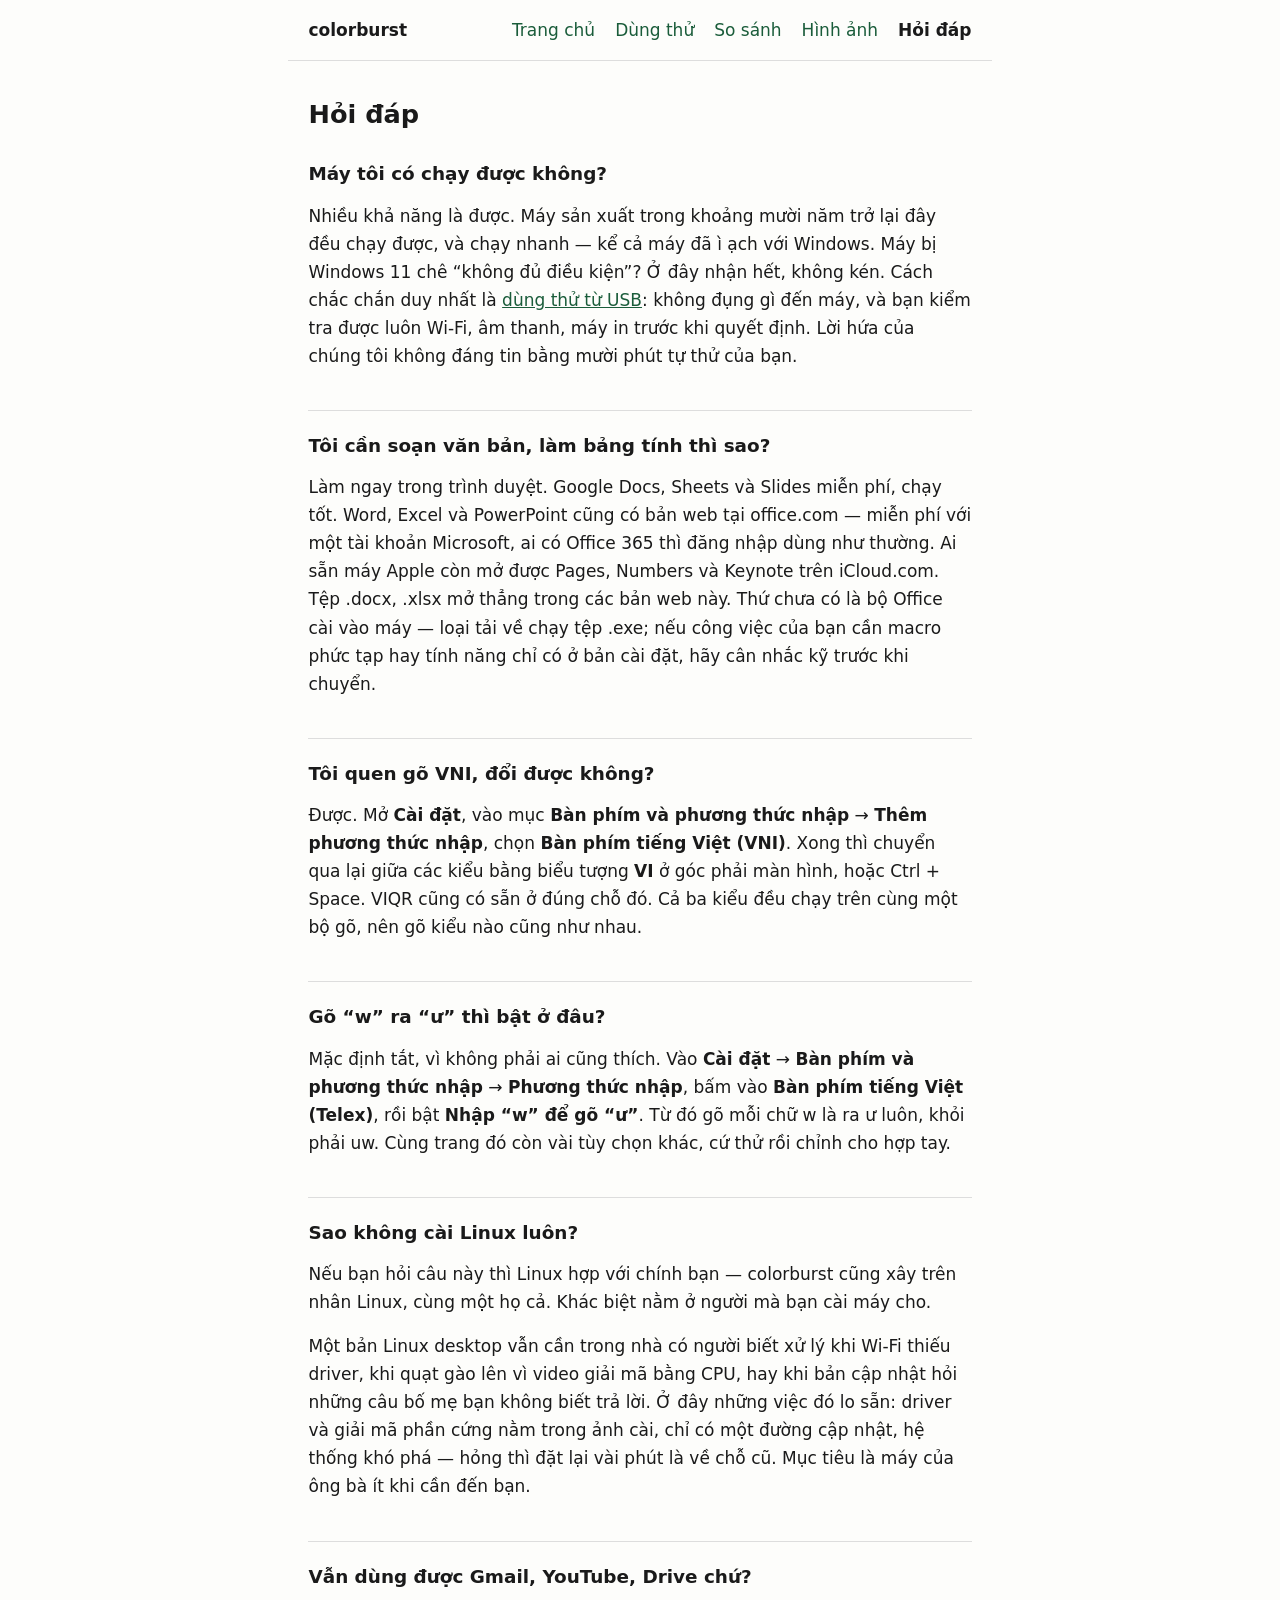
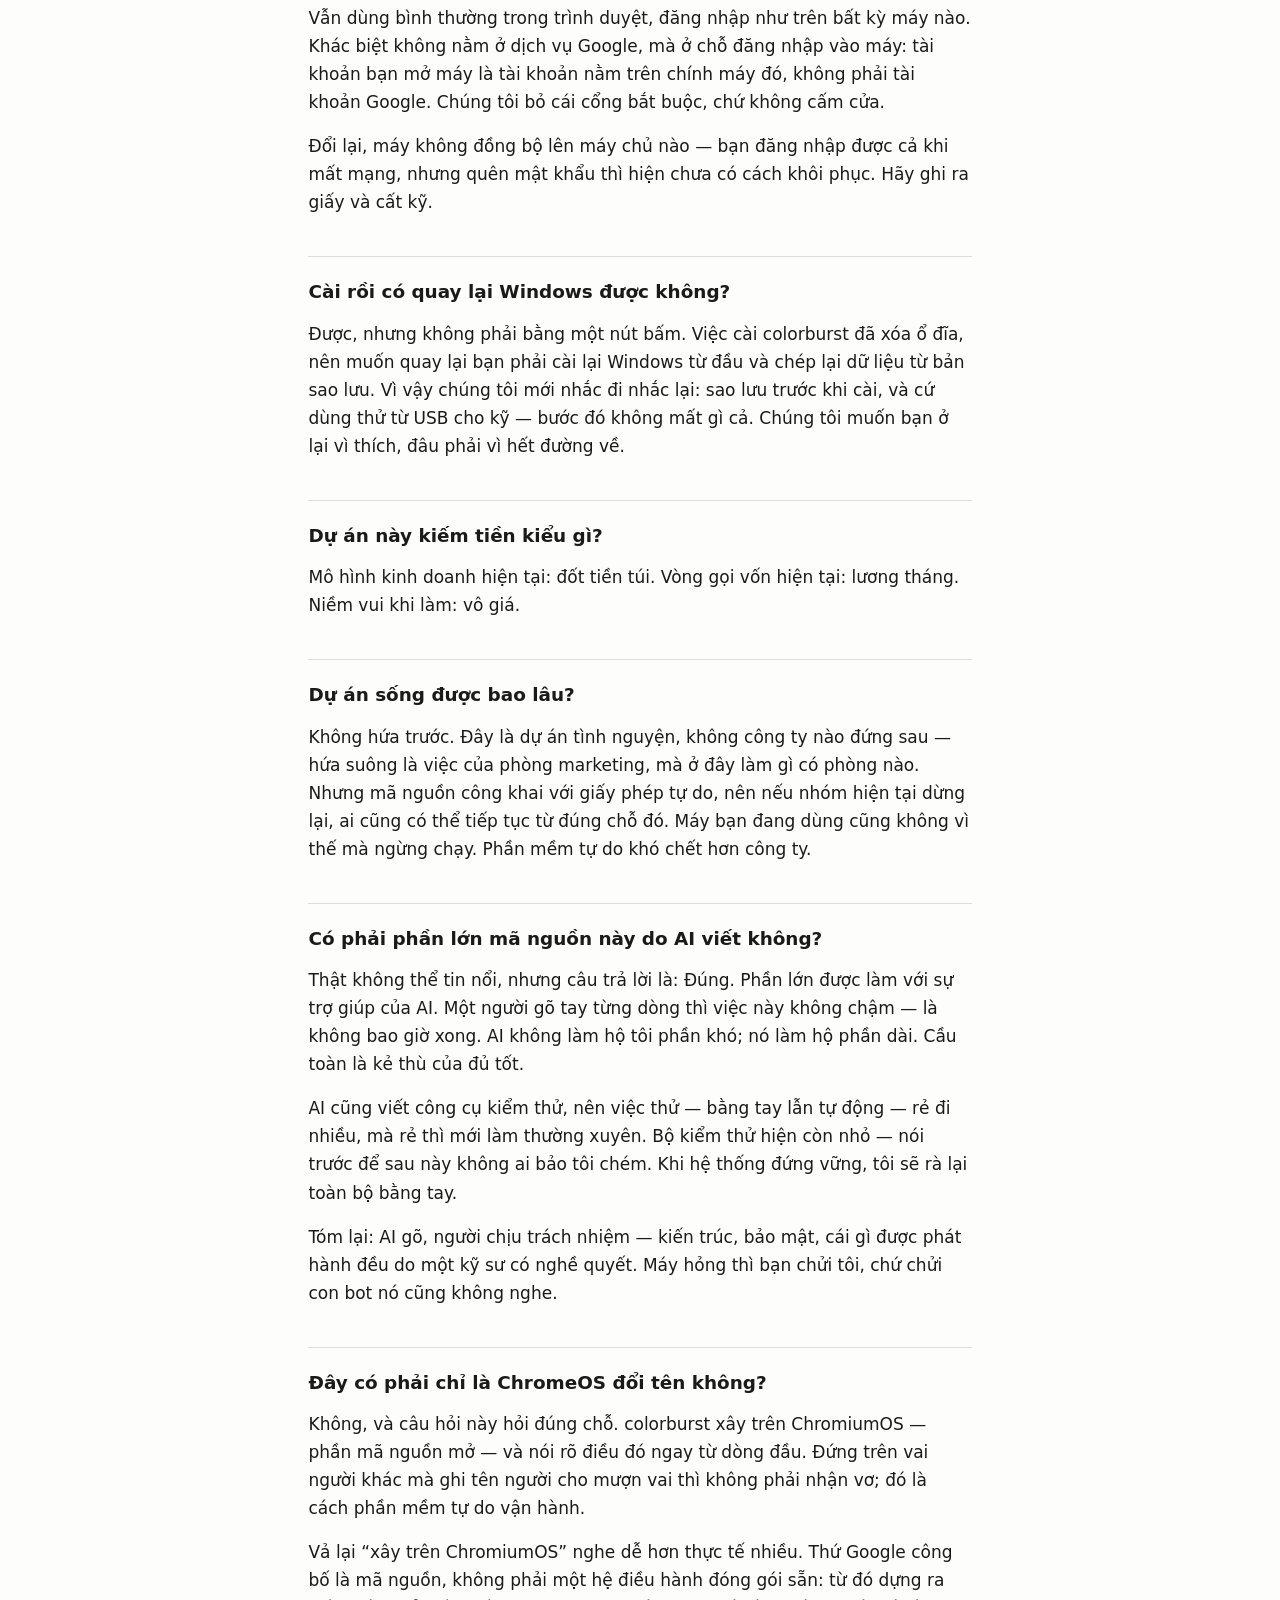
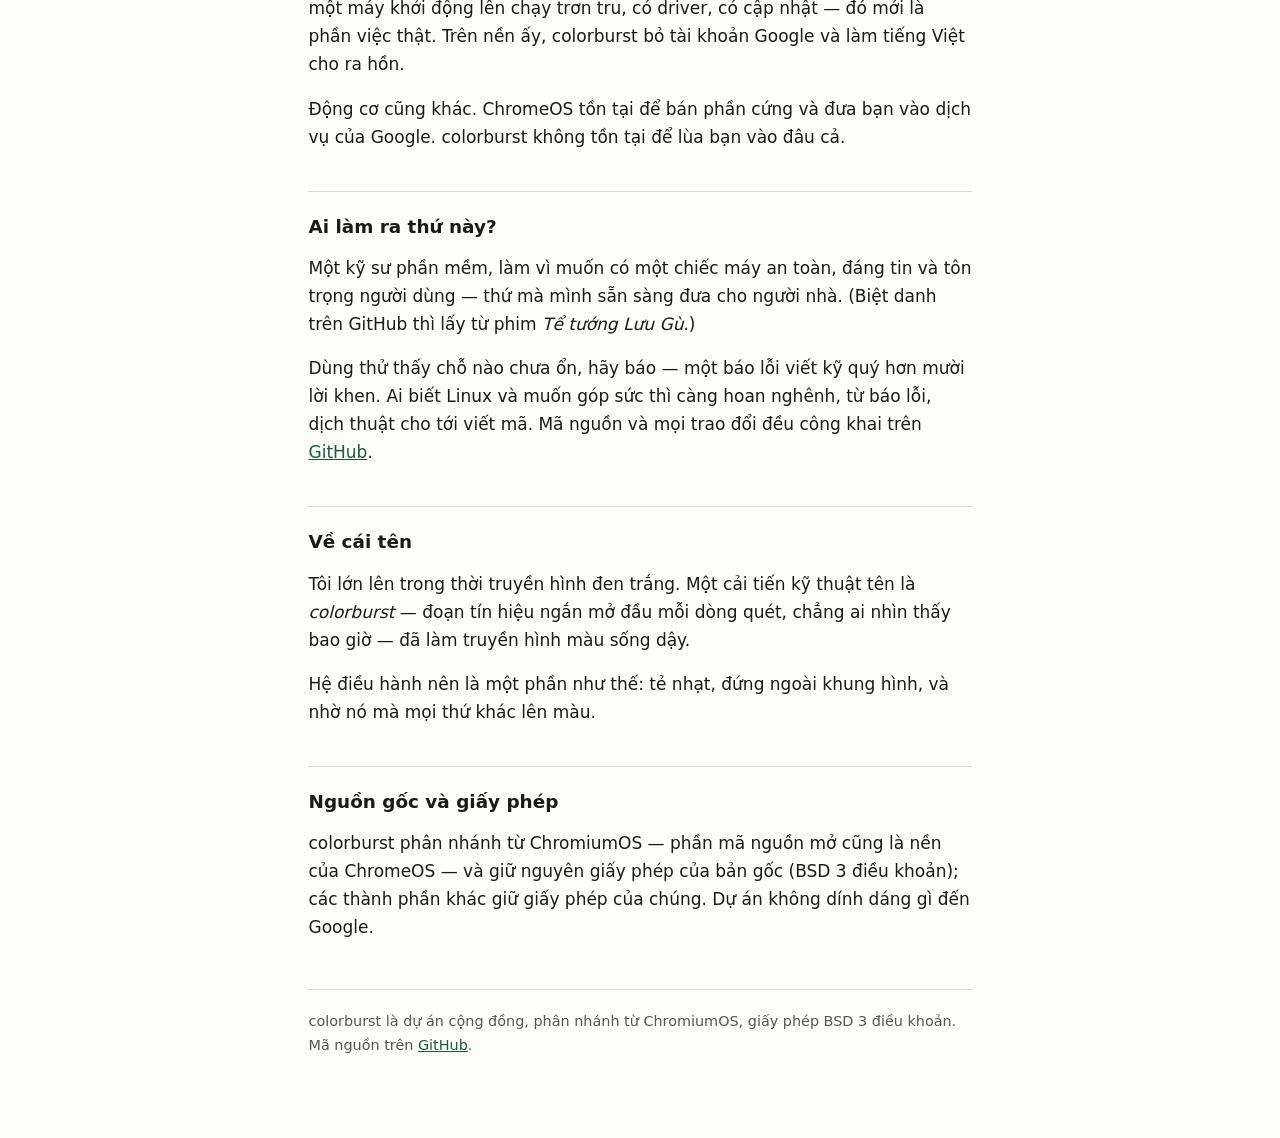
<file: hoi-dap.html>
<!DOCTYPE html>
<html lang="vi">
<head>
<meta charset="utf-8">
<meta name="viewport" content="width=device-width, initial-scale=1">
<title>Hỏi đáp — colorburst</title>
<meta name="description" content="Những câu hỏi thường gặp về colorburst: máy nào chạy được, gõ VNI và Telex thế nào, làm việc văn phòng ra sao, AI viết bao nhiêu phần, dự án kiếm tiền kiểu gì và sống được bao lâu.">
<link rel="stylesheet" href="style.css">
</head>
<body>
<nav>
  <a class="brand" href="index.html">colorburst</a>
  <a href="index.html">Trang chủ</a>
  <a href="dung-thu.html">Dùng thử</a>
  <a href="so-sanh.html">So sánh</a>
  <a href="hinh-anh.html">Hình ảnh</a>
  <a href="hoi-dap.html" aria-current="page">Hỏi đáp</a>
</nav>
<main>

<h1>Hỏi đáp</h1>

<h2>Máy tôi có chạy được không?</h2>

<p>Nhiều khả năng là được. Máy sản xuất trong khoảng mười năm trở
lại đây đều chạy được, và chạy nhanh — kể cả máy đã ì ạch với Windows.
Máy bị Windows 11 chê &ldquo;không đủ điều kiện&rdquo;? Ở đây nhận
hết, không kén.
Cách chắc chắn duy nhất là <a href="dung-thu.html">dùng thử từ USB</a>:
không đụng gì đến máy, và bạn kiểm tra được luôn Wi-Fi, âm thanh,
máy in trước khi quyết định. Lời hứa của chúng tôi không đáng tin
bằng mười phút tự thử của bạn.</p>

<h2>Tôi cần soạn văn bản, làm bảng tính thì sao?</h2>

<p>Làm ngay trong trình duyệt. Google Docs, Sheets và Slides miễn
phí, chạy tốt. Word, Excel và PowerPoint cũng có bản web tại
office.com — miễn phí với một tài khoản Microsoft, ai có Office 365
thì đăng nhập dùng như thường. Ai sẵn máy Apple còn mở được Pages,
Numbers và Keynote trên iCloud.com. Tệp .docx, .xlsx mở thẳng trong
các bản web này. Thứ chưa có là bộ Office cài vào máy — loại tải về
chạy tệp .exe; nếu công việc của bạn cần macro phức tạp hay tính
năng chỉ có ở bản cài đặt, hãy cân nhắc kỹ trước khi chuyển.</p>

<h2>Tôi quen gõ VNI, đổi được không?</h2>

<p>Được. Mở <strong>Cài đặt</strong>, vào mục <strong>Bàn phím và
phương thức nhập</strong> &rarr; <strong>Thêm phương thức nhập</strong>,
chọn <strong>Bàn phím tiếng Việt (VNI)</strong>. Xong thì chuyển qua
lại giữa các kiểu bằng biểu tượng <strong>VI</strong> ở góc phải màn
hình, hoặc Ctrl + Space. VIQR cũng có sẵn ở đúng chỗ đó. Cả ba kiểu
đều chạy trên cùng một bộ gõ, nên gõ kiểu nào cũng như nhau.</p>

<h2>Gõ &ldquo;w&rdquo; ra &ldquo;ư&rdquo; thì bật ở đâu?</h2>

<p>Mặc định tắt, vì không phải ai cũng thích. Vào <strong>Cài đặt</strong>
&rarr; <strong>Bàn phím và phương thức nhập</strong> &rarr;
<strong>Phương thức nhập</strong>, bấm vào <strong>Bàn phím tiếng Việt
(Telex)</strong>, rồi bật <strong>Nhập &ldquo;w&rdquo; để gõ
&ldquo;ư&rdquo;</strong>. Từ đó gõ mỗi chữ w là ra ư luôn, khỏi phải
uw. Cùng trang đó còn vài tùy chọn khác, cứ thử rồi chỉnh cho hợp
tay.</p>

<h2>Sao không cài Linux luôn?</h2>

<p>Nếu bạn hỏi câu này thì Linux hợp với chính bạn — colorburst cũng
xây trên nhân Linux, cùng một họ cả. Khác biệt nằm ở người mà bạn cài
máy cho.</p>

<p>Một bản Linux desktop vẫn cần trong nhà có người biết xử lý khi
Wi-Fi thiếu driver, khi quạt gào lên vì video giải mã bằng CPU, hay
khi bản cập nhật hỏi những câu bố mẹ bạn không biết trả lời. Ở đây
những việc đó lo sẵn: driver và giải mã phần cứng nằm trong ảnh cài,
chỉ có một đường cập nhật, hệ thống khó phá — hỏng thì đặt lại vài
phút là về chỗ cũ. Mục tiêu là máy của ông bà ít khi cần đến bạn.</p>

<h2>Vẫn dùng được Gmail, YouTube, Drive chứ?</h2>

<p>Vẫn dùng bình thường trong trình duyệt, đăng nhập như trên bất kỳ
máy nào. Khác biệt không nằm ở dịch vụ Google, mà ở chỗ đăng nhập vào
máy: tài khoản bạn mở máy là tài khoản nằm trên chính máy đó, không
phải tài khoản Google. Chúng tôi bỏ cái cổng bắt buộc, chứ không cấm
cửa.</p>

<p>Đổi lại, máy không đồng bộ lên máy chủ nào — bạn đăng nhập được cả
khi mất mạng, nhưng quên mật khẩu thì hiện chưa có cách khôi phục.
Hãy ghi ra giấy và cất kỹ.</p>

<h2>Cài rồi có quay lại Windows được không?</h2>

<p>Được, nhưng không phải bằng một nút bấm. Việc cài colorburst đã
xóa ổ đĩa, nên muốn quay lại bạn phải cài lại Windows từ đầu và
chép lại dữ liệu từ bản sao lưu. Vì vậy chúng tôi mới nhắc đi nhắc
lại: sao lưu trước khi cài, và cứ dùng thử từ USB cho kỹ — bước đó
không mất gì cả. Chúng tôi muốn bạn ở lại vì thích, đâu phải vì
hết đường về.</p>

<h2>Dự án này kiếm tiền kiểu gì?</h2>

<p>Mô hình kinh doanh hiện tại: đốt tiền túi. Vòng gọi vốn hiện tại:
lương tháng. Niềm vui khi làm: vô giá.</p>

<h2>Dự án sống được bao lâu?</h2>

<p>Không hứa trước. Đây là dự án tình nguyện, không công ty nào đứng
sau — hứa suông là việc của phòng marketing, mà ở đây làm gì có phòng
nào. Nhưng mã nguồn công khai với giấy phép tự do, nên nếu nhóm hiện
tại dừng lại, ai cũng có thể tiếp tục từ đúng chỗ đó. Máy bạn đang
dùng cũng không vì thế mà ngừng chạy. Phần mềm tự do khó chết hơn
công ty.</p>

<h2>Có phải phần lớn mã nguồn này do AI viết không?</h2>

<p>Thật không thể tin nổi, nhưng câu trả lời là: Đúng. Phần lớn
được làm với sự trợ giúp của AI. Một người gõ tay
từng dòng thì việc này không chậm — là không bao giờ xong. AI không
làm hộ tôi phần khó; nó làm hộ phần dài. Cầu toàn là kẻ thù của đủ
tốt.</p>

<p>AI cũng viết công cụ kiểm thử, nên việc thử — bằng tay lẫn tự động
— rẻ đi nhiều, mà rẻ thì mới làm thường xuyên. Bộ kiểm thử hiện còn
nhỏ — nói trước để sau này không ai bảo tôi chém. Khi hệ thống đứng
vững, tôi sẽ rà lại toàn bộ bằng tay.</p>

<p>Tóm lại: AI gõ, người chịu trách nhiệm — kiến trúc, bảo mật, cái
gì được phát hành đều do một kỹ sư có nghề quyết. Máy hỏng thì bạn
chửi tôi, chứ chửi con bot nó cũng không nghe.</p>

<h2>Đây có phải chỉ là ChromeOS đổi tên không?</h2>

<p>Không, và câu hỏi này hỏi đúng chỗ. colorburst xây trên ChromiumOS
— phần mã nguồn mở — và nói rõ điều đó ngay từ dòng đầu. Đứng trên
vai người khác mà ghi tên người cho mượn vai thì không phải nhận vơ;
đó là cách phần mềm tự do vận hành.</p>

<p>Vả lại &ldquo;xây trên ChromiumOS&rdquo; nghe dễ hơn thực tế nhiều.
Thứ Google công bố là mã nguồn, không phải một hệ điều hành đóng gói
sẵn: từ đó dựng ra một máy khởi động lên chạy trơn tru, có driver, có
cập nhật — đó mới là phần việc thật. Trên nền ấy, colorburst bỏ tài
khoản Google và làm tiếng Việt cho ra hồn.</p>

<p>Động cơ cũng khác. ChromeOS tồn tại để bán phần cứng và đưa bạn vào
dịch vụ của Google. colorburst không tồn tại để lùa bạn vào đâu cả.</p>

<h2>Ai làm ra thứ này?</h2>

<p>Một kỹ sư phần mềm, làm vì muốn có một chiếc máy an toàn, đáng tin
và tôn trọng người dùng — thứ mà mình sẵn sàng đưa cho người nhà.
(Biệt danh trên GitHub thì lấy từ phim <em>Tể tướng Lưu Gù</em>.)</p>

<p>Dùng thử thấy chỗ nào chưa ổn, hãy báo — một báo lỗi viết kỹ quý
hơn mười lời khen. Ai biết Linux và muốn góp sức thì càng hoan nghênh,
từ báo lỗi, dịch thuật cho tới viết mã. Mã nguồn và mọi trao đổi đều
công khai trên
<a href="https://github.com/colorburst-os/colorburst">GitHub</a>.</p>

<h2>Về cái tên</h2>

<p>Tôi lớn lên trong thời truyền hình đen trắng. Một cải tiến kỹ thuật
tên là <em>colorburst</em> — đoạn tín hiệu ngắn mở đầu mỗi dòng quét,
chẳng ai nhìn thấy bao giờ — đã làm truyền hình màu sống dậy.</p>

<p>Hệ điều hành nên là một phần như thế: tẻ nhạt, đứng ngoài khung
hình, và nhờ nó mà mọi thứ khác lên màu.</p>

<h2>Nguồn gốc và giấy phép</h2>

<p>colorburst phân nhánh từ ChromiumOS — phần mã nguồn mở cũng là nền
của ChromeOS — và giữ nguyên giấy phép của bản gốc (BSD 3 điều khoản);
các thành phần khác giữ giấy phép của chúng. Dự án không dính dáng gì
đến Google.</p>

<footer>
<p>colorburst là dự án cộng đồng, phân nhánh từ ChromiumOS, giấy phép
BSD 3 điều khoản. Mã nguồn trên
<a href="https://github.com/colorburst-os/colorburst">GitHub</a>.</p>
</footer>

</main>
</body>
</html>
</file>
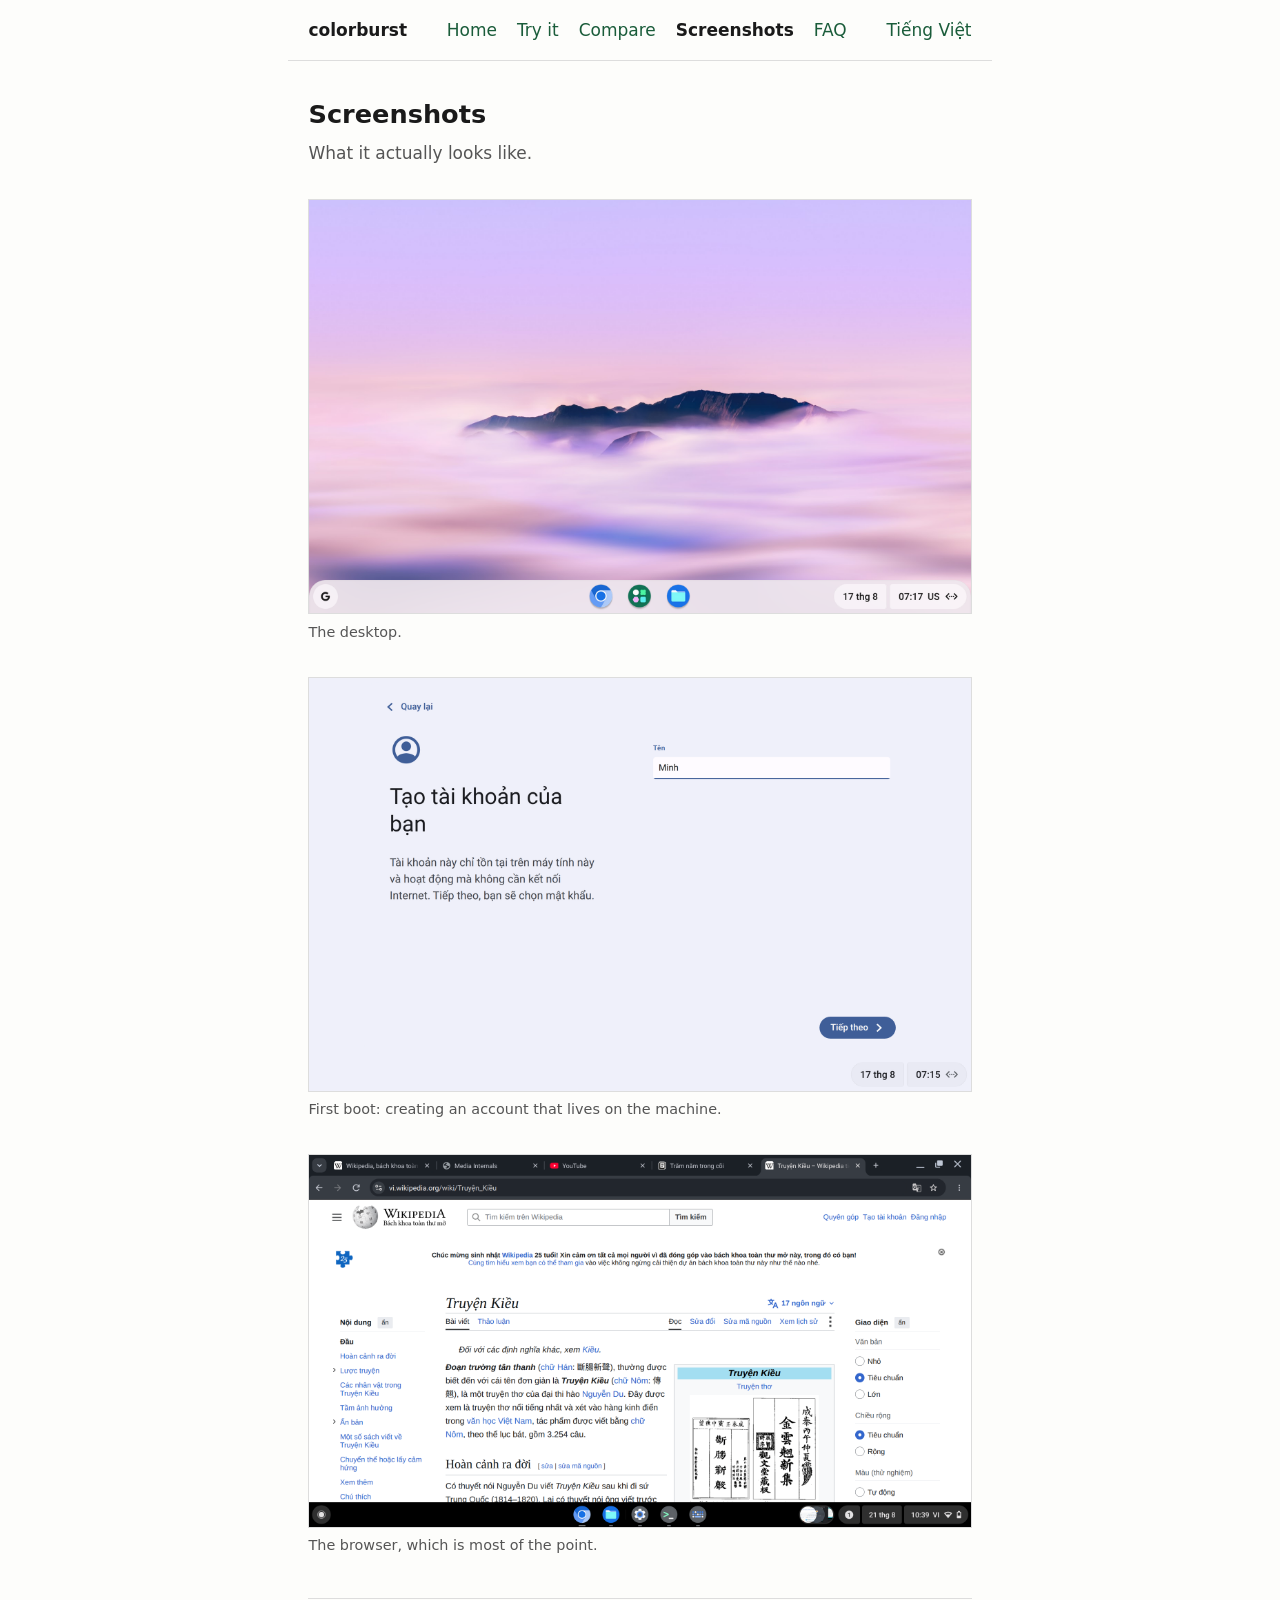
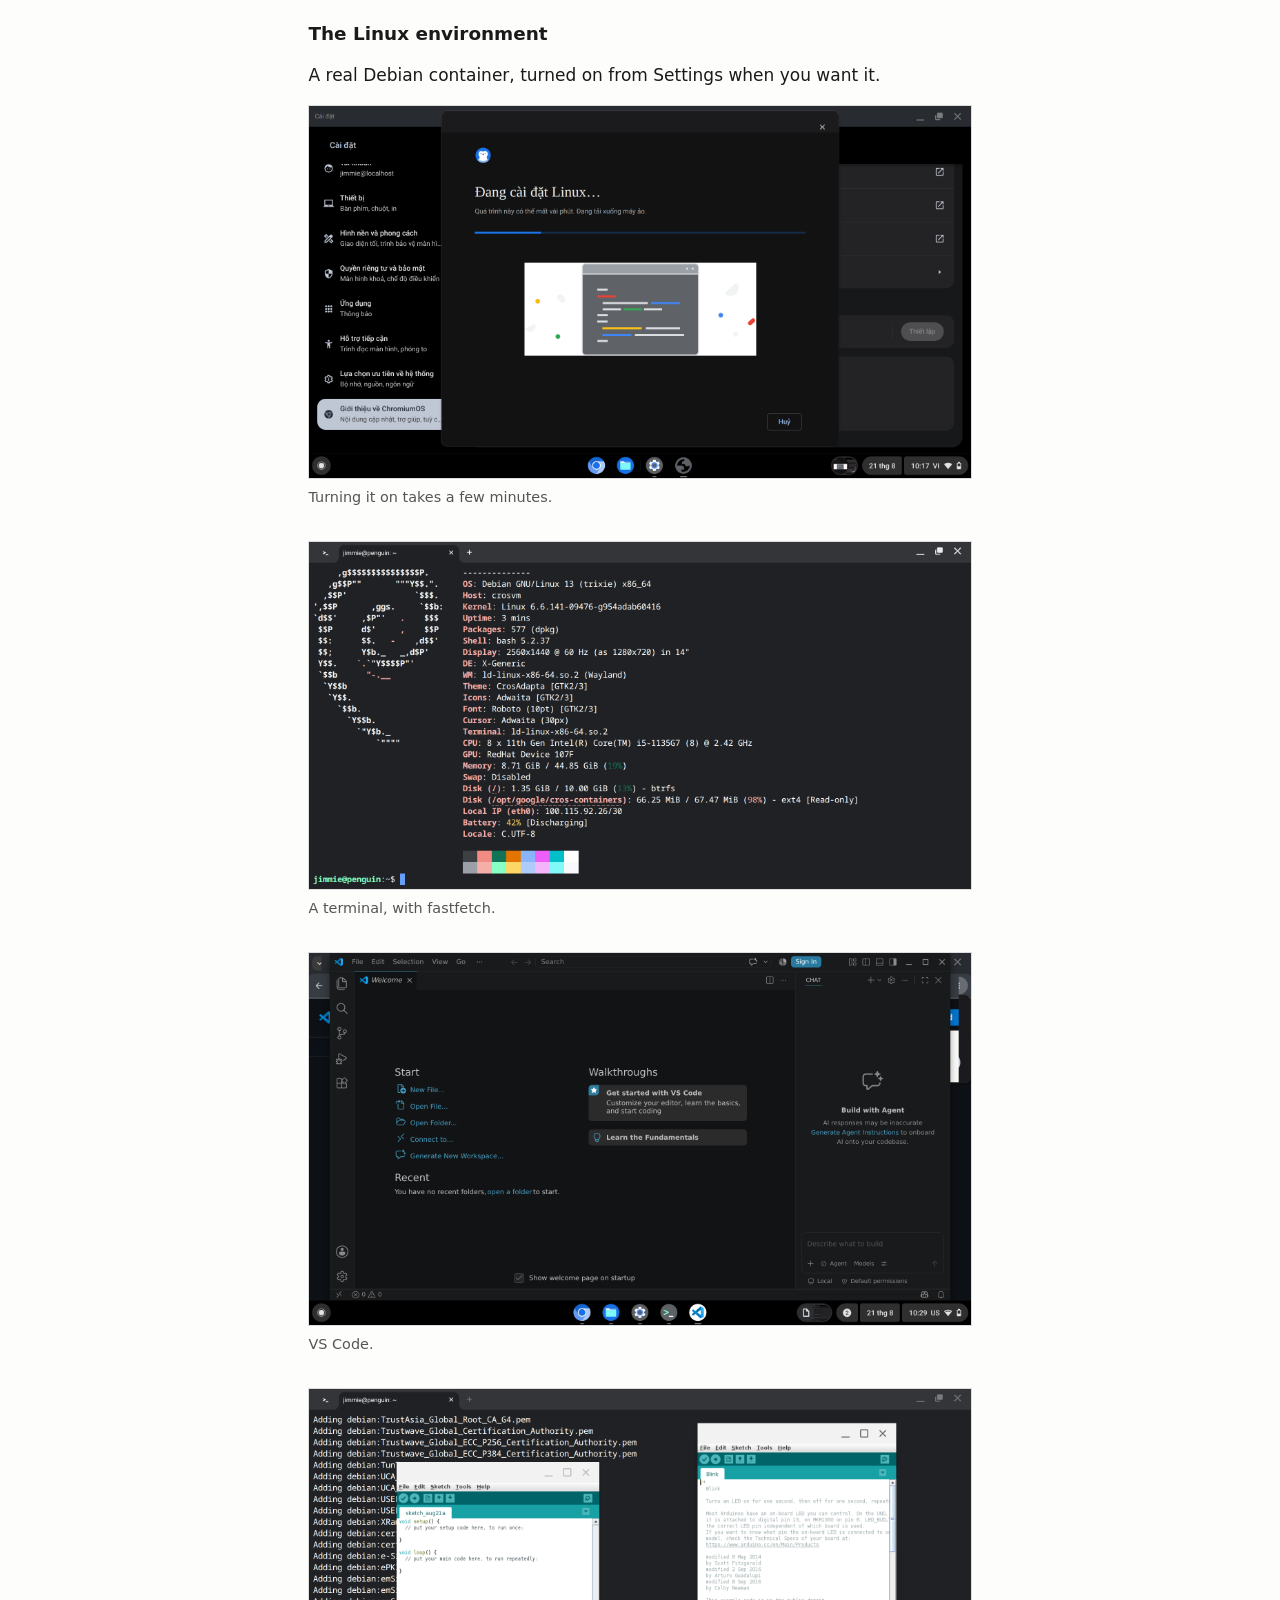
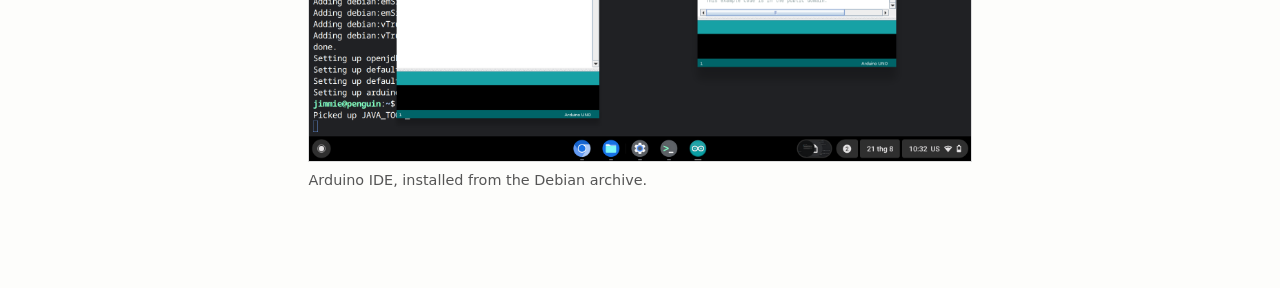
<file: screenshots.html>
<!DOCTYPE html>
<html lang="en">
<head>
<meta charset="utf-8">
<meta name="viewport" content="width=device-width, initial-scale=1">
<title>colorburst screenshots</title>
<meta name="description" content="What colorburst looks like: the desktop, first-run setup, the browser, and the built-in Linux environment.">
<link rel="stylesheet" href="style.css">
</head>
<body>
<nav>
  <a class="brand" href="index.html">colorburst</a>
  <a href="index.html">Home</a>
  <a href="try.html">Try it</a>
  <a href="compare.html">Compare</a>
  <a href="screenshots.html" aria-current="page">Screenshots</a>
  <a href="faq.html">FAQ</a>
  <a class="lang" href="vi/index.html">Tiếng Việt</a>
</nav>
<main>

<h1>Screenshots</h1>
<p class="subtitle">What it actually looks like.</p>

<figure><img src="images/man-hinh-chinh.png" alt="The colorburst desktop">
<figcaption>The desktop.</figcaption></figure>

<figure><img src="images/tao-tai-khoan.png" alt="Creating a local account on first boot">
<figcaption>First boot: creating an account that lives on the machine.</figcaption></figure>

<figure><img src="images/wikipedia.png" alt="The browser with several tabs open">
<figcaption>The browser, which is most of the point.</figcaption></figure>

<h2>The Linux environment</h2>

<p>A real Debian container, turned on from Settings when you want it.</p>

<figure><img src="images/cai-linux.png" alt="Enabling the Linux environment in Settings">
<figcaption>Turning it on takes a few minutes.</figcaption></figure>

<figure><img src="images/dong-lenh.png" alt="A terminal running fastfetch">
<figcaption>A terminal, with fastfetch.</figcaption></figure>

<figure><img src="images/vs-code.png" alt="VS Code running in the Linux environment">
<figcaption>VS Code.</figcaption></figure>

<figure><img src="images/arduino.png" alt="Arduino IDE with a board connected">
<figcaption>Arduino IDE, installed from the Debian archive.</figcaption></figure>

</main>
</body>
</html>
</file>
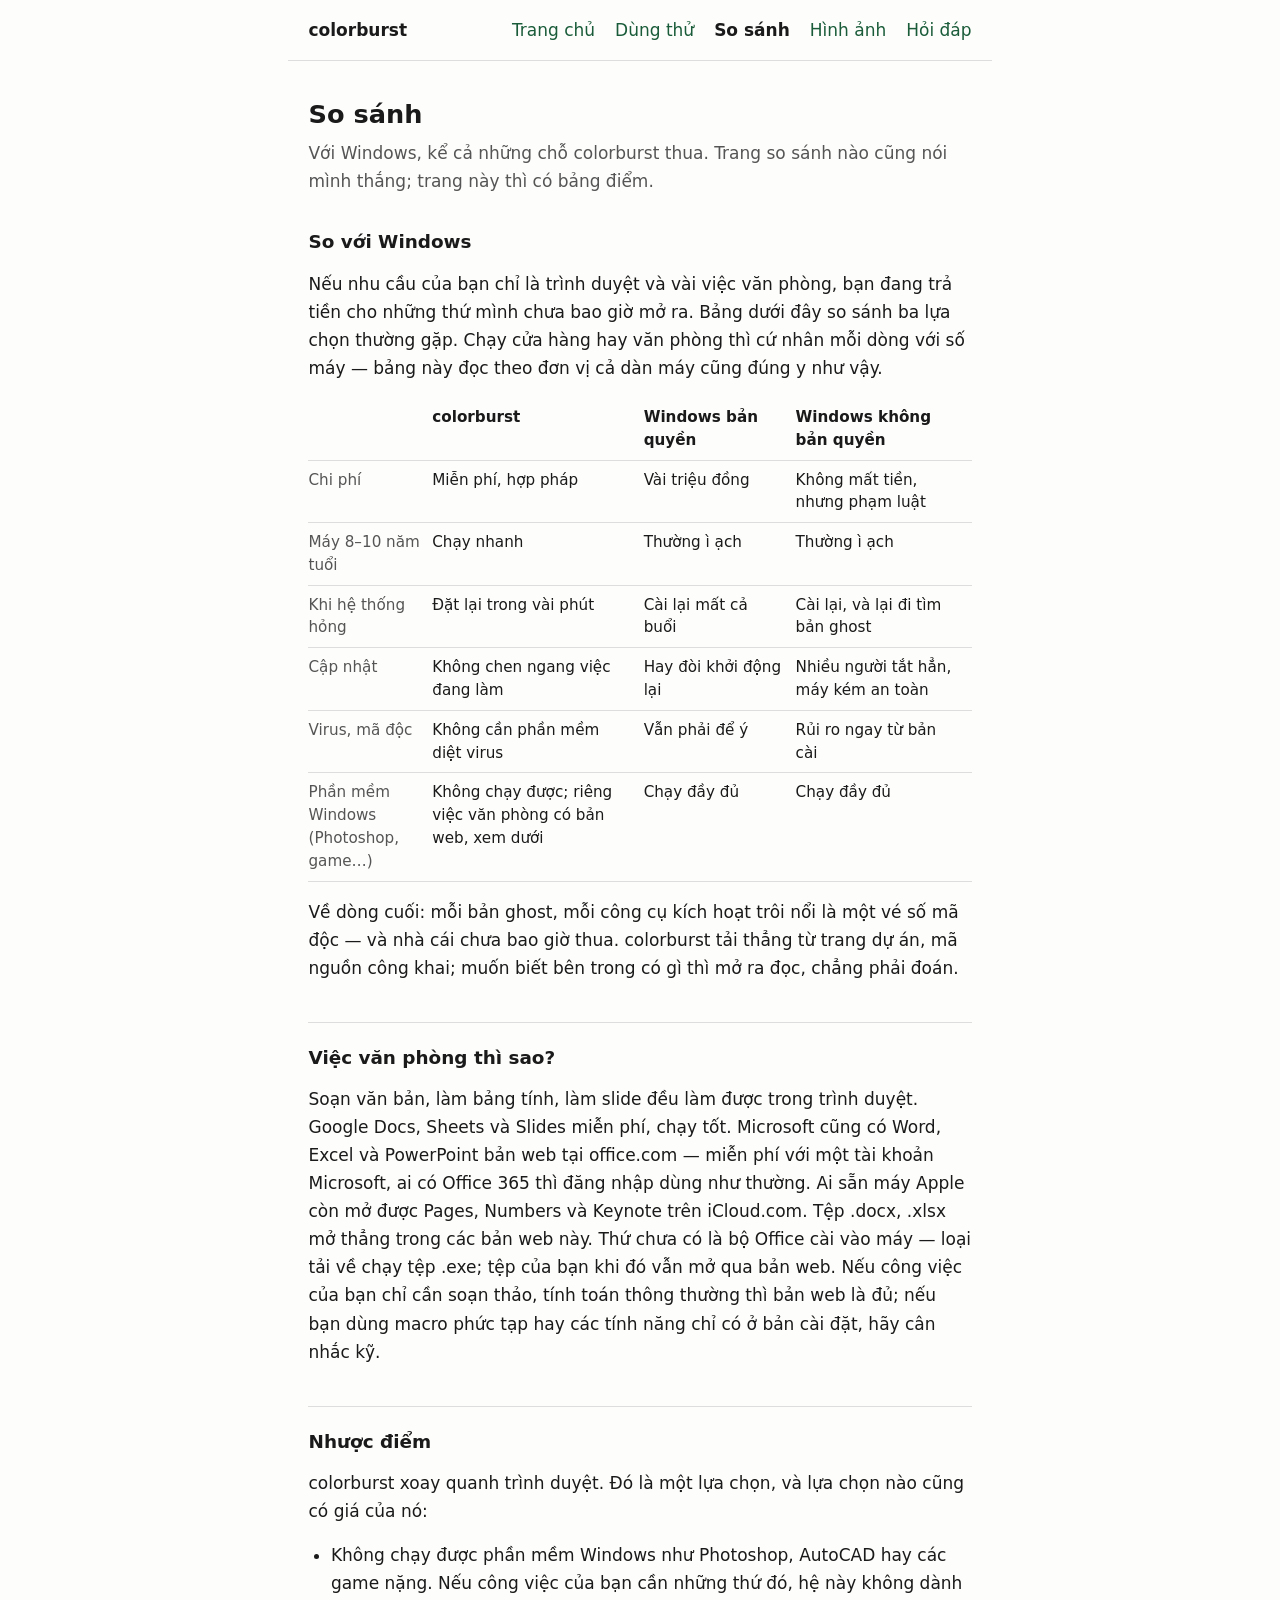
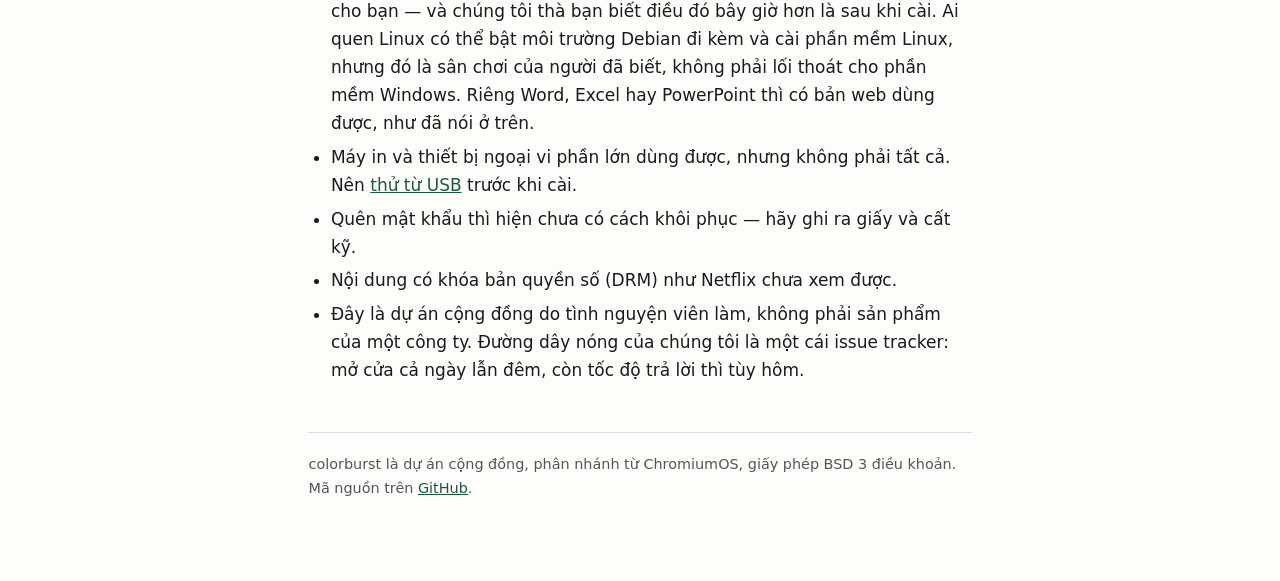
<file: so-sanh.html>
<!DOCTYPE html>
<html lang="vi">
<head>
<meta charset="utf-8">
<meta name="viewport" content="width=device-width, initial-scale=1">
<title>So sánh — colorburst</title>
<meta name="description" content="So sánh colorburst, Windows bản quyền và Windows không bản quyền — kể cả những chỗ colorburst thua. Có thật, mời kéo xuống.">
<link rel="stylesheet" href="style.css">
</head>
<body>
<nav>
  <a class="brand" href="index.html">colorburst</a>
  <a href="index.html">Trang chủ</a>
  <a href="dung-thu.html">Dùng thử</a>
  <a href="so-sanh.html" aria-current="page">So sánh</a>
  <a href="hinh-anh.html">Hình ảnh</a>
  <a href="hoi-dap.html">Hỏi đáp</a>
</nav>
<main>

<h1>So sánh</h1>
<p class="subtitle">Với Windows, kể cả những chỗ colorburst thua.
Trang so sánh nào cũng nói mình thắng; trang này thì có bảng điểm.</p>

<h2>So với Windows</h2>

<p>Nếu nhu cầu của bạn chỉ là trình duyệt và vài việc văn phòng,
bạn đang trả tiền cho những thứ mình chưa bao giờ mở ra. Bảng dưới
đây so sánh ba lựa chọn thường gặp. Chạy cửa hàng hay văn phòng thì
cứ nhân mỗi dòng với số máy — bảng này đọc theo đơn vị cả dàn máy
cũng đúng y như vậy.</p>

<div class="table-scroll">
<table>
  <thead>
    <tr>
      <th></th>
      <th>colorburst</th>
      <th>Windows bản quyền</th>
      <th>Windows không bản quyền</th>
    </tr>
  </thead>
  <tbody>
    <tr>
      <td>Chi phí</td>
      <td>Miễn phí, hợp pháp</td>
      <td>Vài triệu đồng</td>
      <td>Không mất tiền, nhưng phạm luật</td>
    </tr>
    <tr>
      <td>Máy 8–10 năm tuổi</td>
      <td>Chạy nhanh</td>
      <td>Thường ì ạch</td>
      <td>Thường ì ạch</td>
    </tr>
    <tr>
      <td>Khi hệ thống hỏng</td>
      <td>Đặt lại trong vài phút</td>
      <td>Cài lại mất cả buổi</td>
      <td>Cài lại, và lại đi tìm bản ghost</td>
    </tr>
    <tr>
      <td>Cập nhật</td>
      <td>Không chen ngang việc đang làm</td>
      <td>Hay đòi khởi động lại</td>
      <td>Nhiều người tắt hẳn, máy kém an toàn</td>
    </tr>
    <tr>
      <td>Virus, mã độc</td>
      <td>Không cần phần mềm diệt virus</td>
      <td>Vẫn phải để ý</td>
      <td>Rủi ro ngay từ bản cài</td>
    </tr>
    <tr>
      <td>Phần mềm Windows<br>(Photoshop, game…)</td>
      <td>Không chạy được; riêng việc văn phòng có bản web, xem dưới</td>
      <td>Chạy đầy đủ</td>
      <td>Chạy đầy đủ</td>
    </tr>
  </tbody>
</table>
</div>

<p>Về dòng cuối: mỗi bản ghost, mỗi công cụ kích hoạt trôi nổi là một
vé số mã độc — và nhà cái chưa bao giờ thua. colorburst tải thẳng từ
trang dự án, mã nguồn công khai; muốn biết bên trong có gì thì mở ra
đọc, chẳng phải đoán.</p>

<h2>Việc văn phòng thì sao?</h2>

<p>Soạn văn bản, làm bảng tính, làm slide đều làm được trong trình
duyệt. Google Docs, Sheets và Slides miễn phí, chạy tốt. Microsoft
cũng có Word, Excel và PowerPoint bản web tại office.com — miễn phí
với một tài khoản Microsoft, ai có Office 365 thì đăng nhập dùng
như thường. Ai sẵn máy Apple còn mở được Pages, Numbers và Keynote
trên iCloud.com. Tệp .docx, .xlsx mở thẳng trong các bản web này.
Thứ chưa có là bộ Office cài vào máy — loại tải về chạy tệp .exe;
tệp của bạn khi đó vẫn mở qua bản web. Nếu công việc của bạn chỉ
cần soạn thảo, tính toán thông thường thì bản web là đủ; nếu bạn
dùng macro phức tạp hay các tính năng chỉ có ở bản cài đặt, hãy
cân nhắc kỹ.</p>

<h2>Nhược điểm</h2>

<p>colorburst xoay quanh trình duyệt. Đó là một lựa chọn, và lựa chọn
nào cũng có giá của nó:</p>

<ul>
  <li>Không chạy được phần mềm Windows như Photoshop, AutoCAD hay
  các game nặng. Nếu công việc của bạn cần những thứ đó, hệ này
  không dành cho bạn — và chúng tôi thà bạn biết điều đó bây giờ
  hơn là sau khi cài. Ai quen Linux có thể bật môi trường Debian
  đi kèm và cài phần mềm Linux, nhưng đó là sân chơi của người đã
  biết, không phải lối thoát cho phần mềm Windows. Riêng Word,
  Excel hay PowerPoint thì có bản web dùng được, như đã nói
  ở trên.</li>
  <li>Máy in và thiết bị ngoại vi phần lớn dùng được, nhưng không phải
  tất cả. Nên <a href="dung-thu.html">thử từ USB</a> trước khi cài.</li>
  <li>Quên mật khẩu thì hiện chưa có cách khôi phục — hãy ghi ra giấy
  và cất kỹ.</li>
  <li>Nội dung có khóa bản quyền số (DRM) như Netflix chưa xem được.</li>
  <li>Đây là dự án cộng đồng do tình nguyện viên làm, không phải sản
  phẩm của một công ty. Đường dây nóng của chúng tôi là một cái
  issue tracker: mở cửa cả ngày lẫn đêm, còn tốc độ trả lời thì
  tùy hôm.</li>
</ul>

<footer>
<p>colorburst là dự án cộng đồng, phân nhánh từ ChromiumOS, giấy phép
BSD 3 điều khoản. Mã nguồn trên
<a href="https://github.com/colorburst-os/colorburst">GitHub</a>.</p>
</footer>

</main>
</body>
</html>
</file>
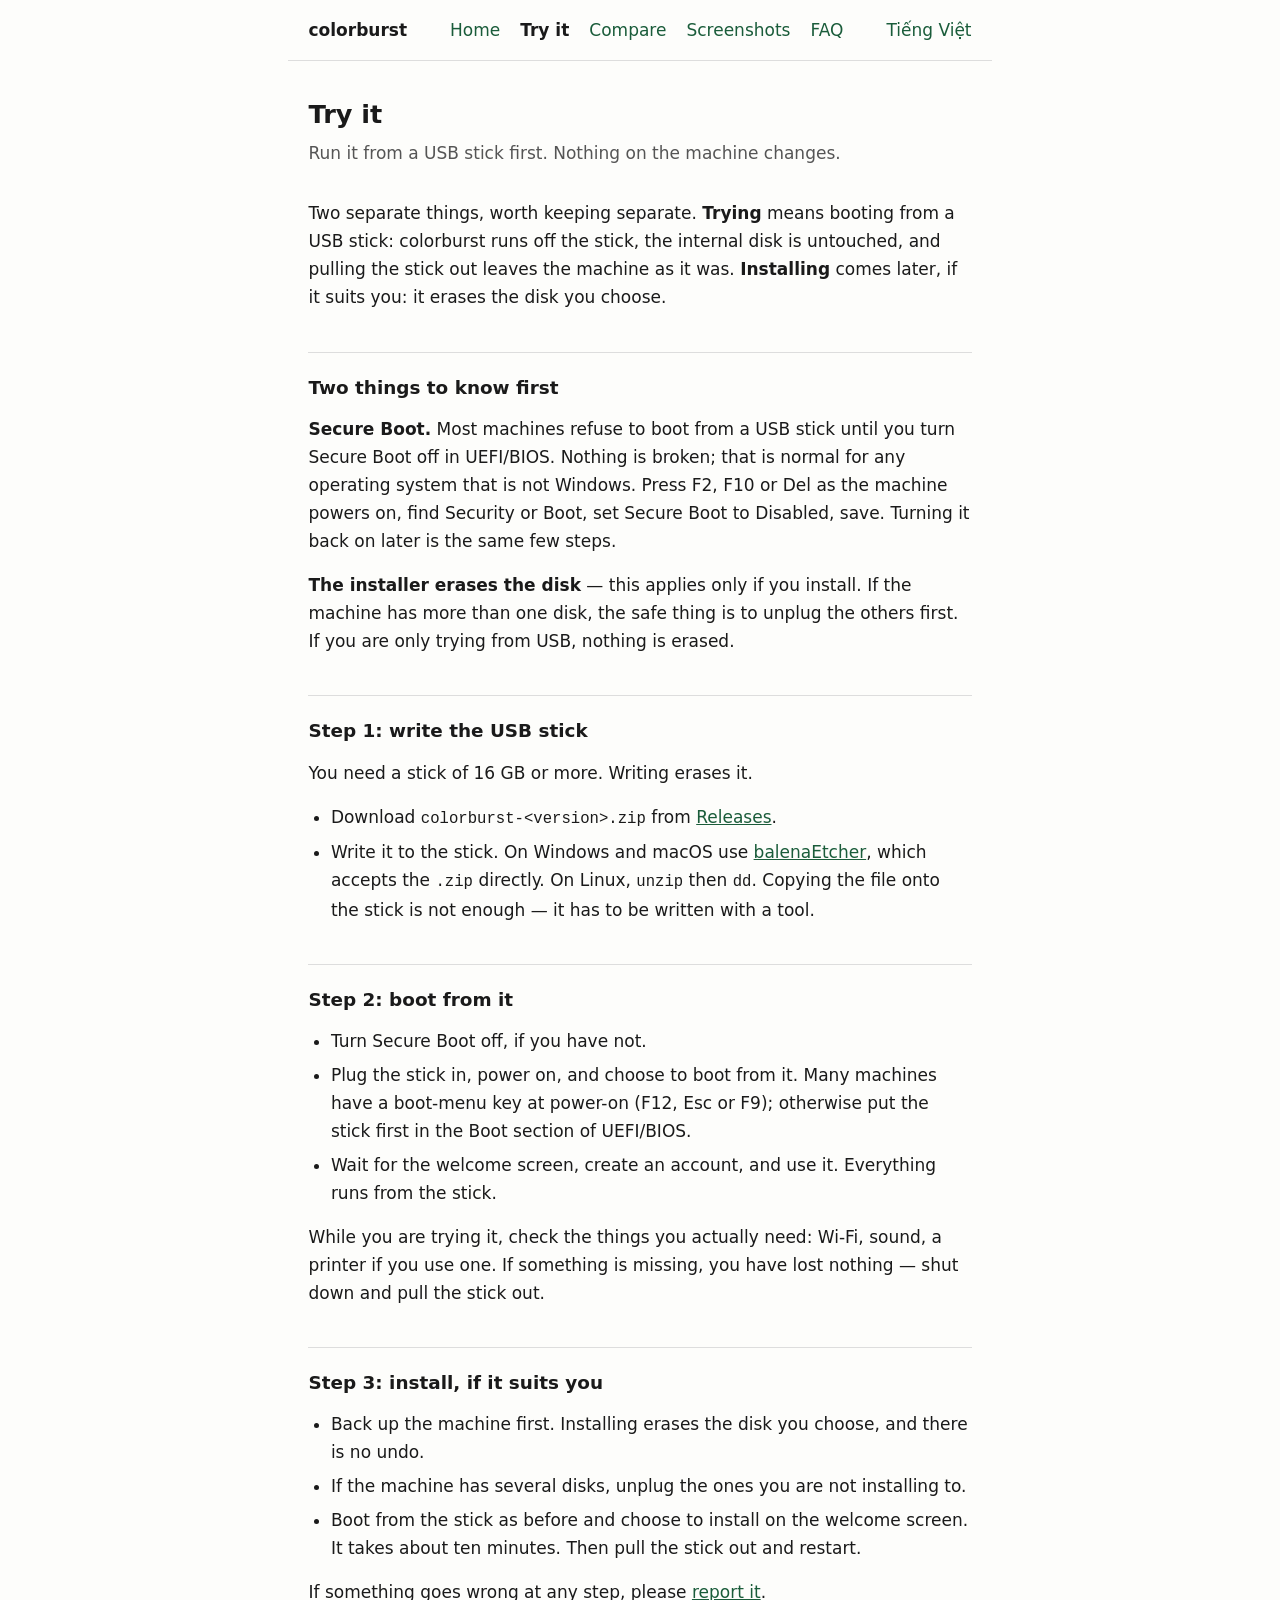
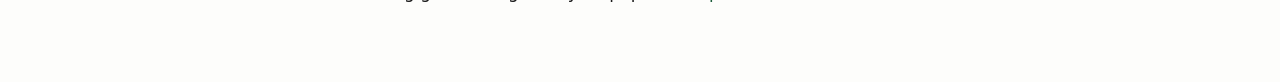
<file: try.html>
<!DOCTYPE html>
<html lang="en">
<head>
<meta charset="utf-8">
<meta name="viewport" content="width=device-width, initial-scale=1">
<title>Try colorburst</title>
<meta name="description" content="Run colorburst from a USB stick without touching your disk, then install it if it suits you.">
<link rel="stylesheet" href="style.css">
</head>
<body>
<nav>
  <a class="brand" href="index.html">colorburst</a>
  <a href="index.html">Home</a>
  <a href="try.html" aria-current="page">Try it</a>
  <a href="compare.html">Compare</a>
  <a href="screenshots.html">Screenshots</a>
  <a href="faq.html">FAQ</a>
  <a class="lang" href="vi/index.html">Tiếng Việt</a>
</nav>
<main>

<h1>Try it</h1>
<p class="subtitle">Run it from a USB stick first. Nothing on the machine
changes.</p>

<p>Two separate things, worth keeping separate. <strong>Trying</strong> means
booting from a USB stick: colorburst runs off the stick, the internal disk is
untouched, and pulling the stick out leaves the machine as it was.
<strong>Installing</strong> comes later, if it suits you: it erases the disk
you choose.</p>

<h2>Two things to know first</h2>

<p><strong>Secure Boot.</strong> Most machines refuse to boot from a USB stick
until you turn Secure Boot off in UEFI/BIOS. Nothing is broken; that is normal
for any operating system that is not Windows. Press F2, F10 or Del as the
machine powers on, find Security or Boot, set Secure Boot to Disabled, save.
Turning it back on later is the same few steps.</p>

<p><strong>The installer erases the disk</strong> — this applies only if you
install. If the machine has more than one disk, the safe thing is to unplug the
others first. If you are only trying from USB, nothing is erased.</p>

<h2>Step 1: write the USB stick</h2>

<p>You need a stick of 16 GB or more. Writing erases it.</p>

<ul>
  <li>Download <code>colorburst-&lt;version&gt;.zip</code> from
  <a href="https://github.com/colorburst-os/colorburst/releases">Releases</a>.</li>
  <li>Write it to the stick. On Windows and macOS use
  <a href="https://etcher.balena.io/">balenaEtcher</a>, which accepts the
  <code>.zip</code> directly. On Linux, <code>unzip</code> then
  <code>dd</code>. Copying the file onto the stick is not enough — it has to be
  written with a tool.</li>
</ul>

<h2>Step 2: boot from it</h2>

<ul>
  <li>Turn Secure Boot off, if you have not.</li>
  <li>Plug the stick in, power on, and choose to boot from it. Many machines
  have a boot-menu key at power-on (F12, Esc or F9); otherwise put the stick
  first in the Boot section of UEFI/BIOS.</li>
  <li>Wait for the welcome screen, create an account, and use it. Everything
  runs from the stick.</li>
</ul>

<p>While you are trying it, check the things you actually need: Wi-Fi, sound,
a printer if you use one. If something is missing, you have lost nothing —
shut down and pull the stick out.</p>

<h2>Step 3: install, if it suits you</h2>

<ul>
  <li>Back up the machine first. Installing erases the disk you choose, and
  there is no undo.</li>
  <li>If the machine has several disks, unplug the ones you are not installing
  to.</li>
  <li>Boot from the stick as before and choose to install on the welcome
  screen. It takes about ten minutes. Then pull the stick out and restart.</li>
</ul>

<p>If something goes wrong at any step, please
<a href="https://github.com/colorburst-os/colorburst/issues">report it</a>.</p>

</main>
</body>
</html>
</file>
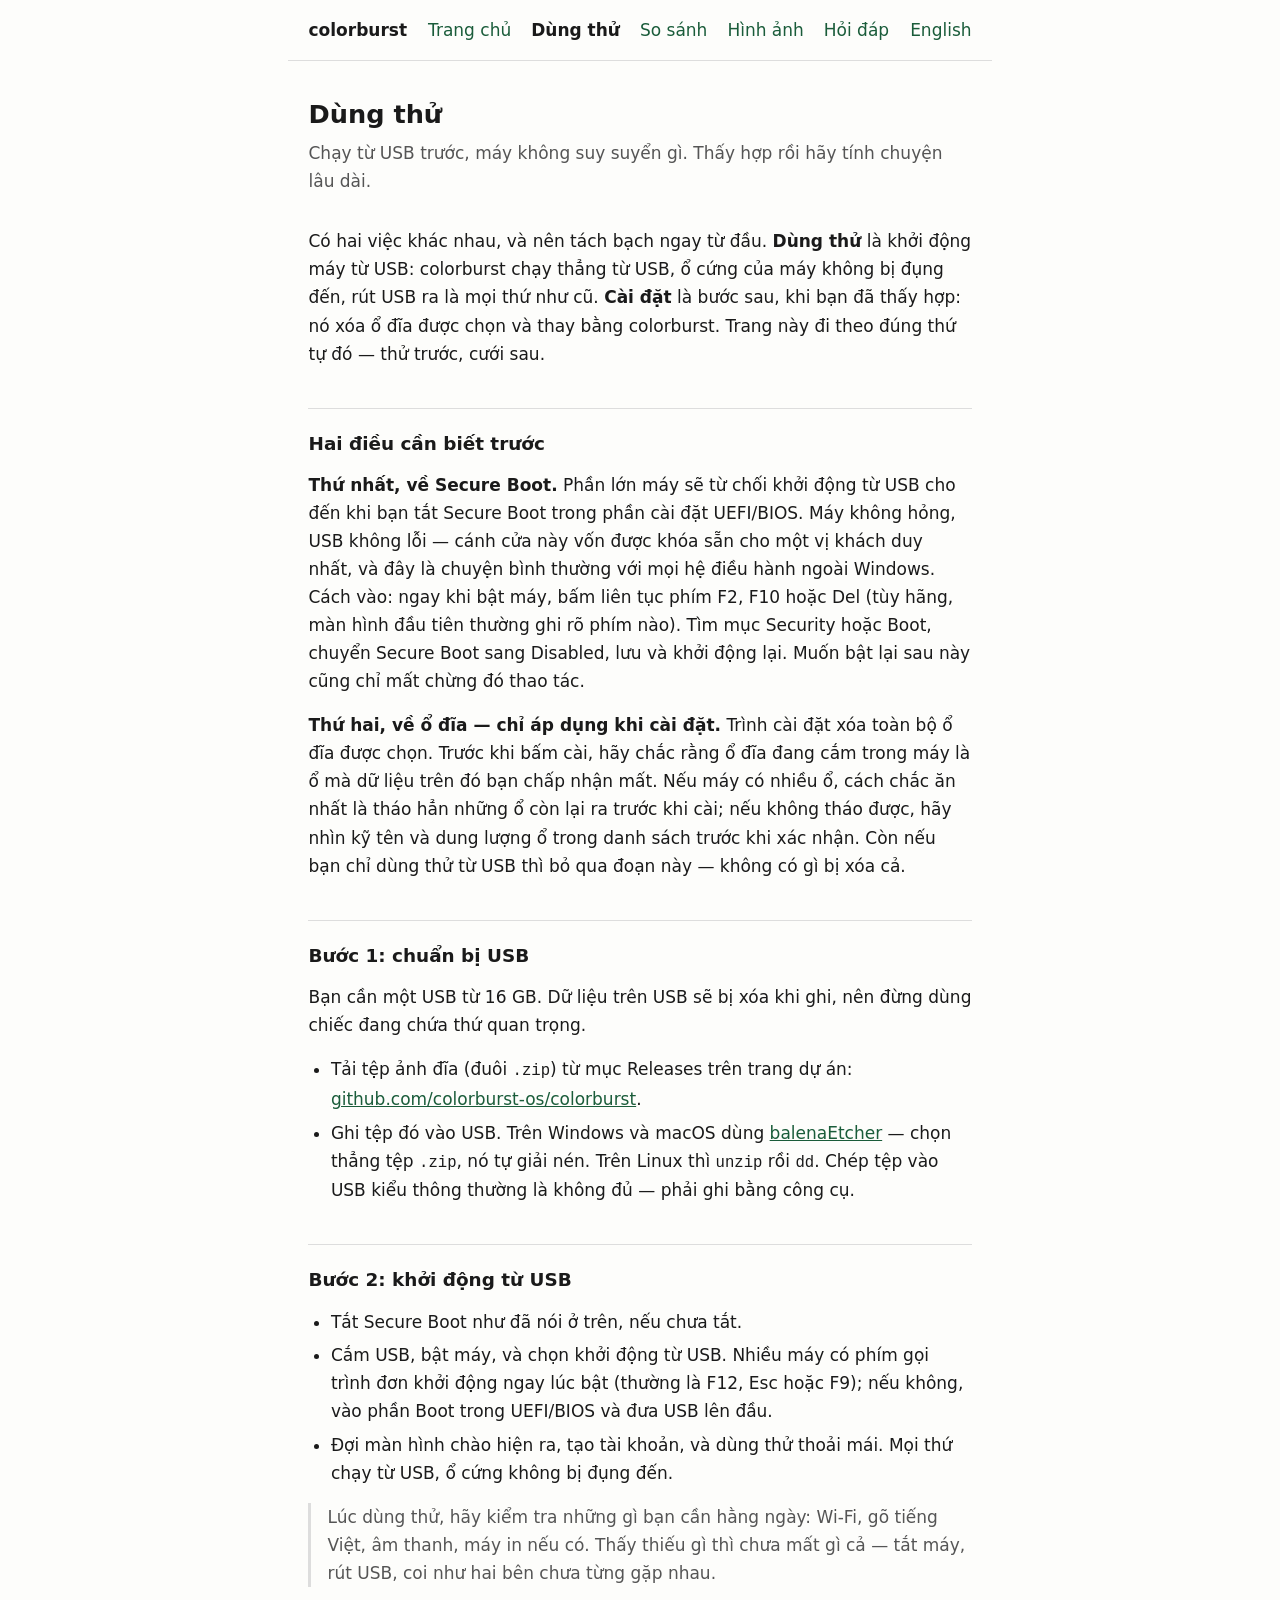
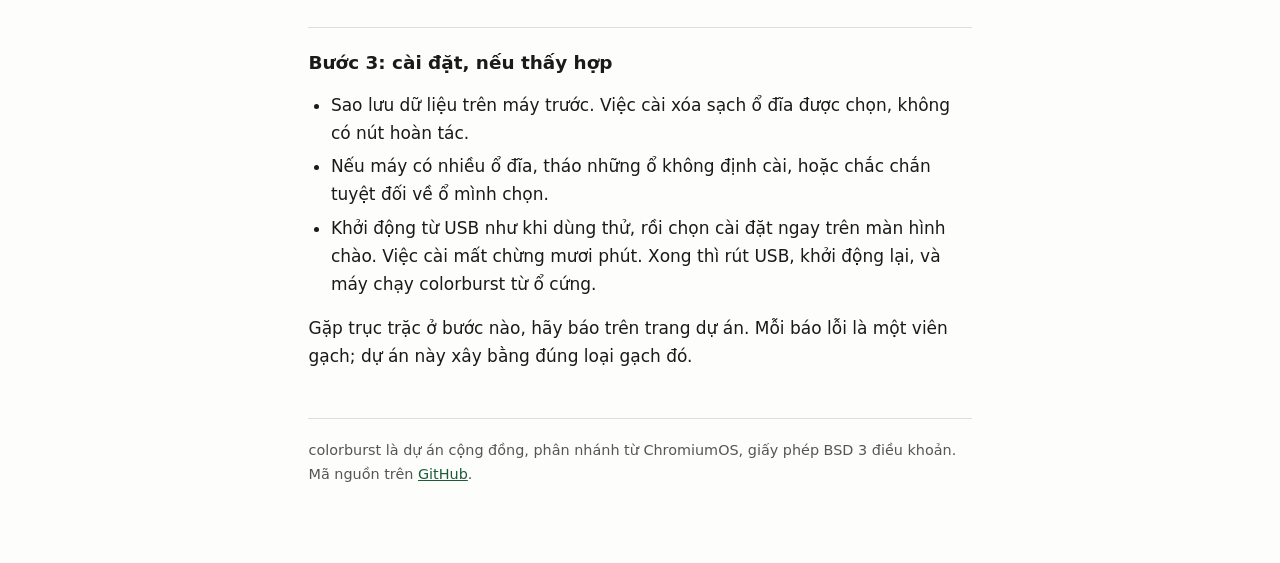
<file: vi/dung-thu.html>
<!DOCTYPE html>
<html lang="vi">
<head>
<meta charset="utf-8">
<meta name="viewport" content="width=device-width, initial-scale=1">
<title>Dùng thử — colorburst</title>
<meta name="description" content="Cách dùng thử colorburst từ USB mà không đụng đến ổ cứng, và những điều cần biết trước khi cài thật — kể cả hai chỗ dễ vấp.">
<link rel="stylesheet" href="../style.css">
</head>
<body>
<nav>
  <a class="brand" href="index.html">colorburst</a>
  <a href="index.html">Trang chủ</a>
  <a href="dung-thu.html" aria-current="page">Dùng thử</a>
  <a href="so-sanh.html">So sánh</a>
  <a href="hinh-anh.html">Hình ảnh</a>
  <a href="hoi-dap.html">Hỏi đáp</a>
  <a class="lang" href="../try.html">English</a>
</nav>
<main>

<h1>Dùng thử</h1>
<p class="subtitle">Chạy từ USB trước, máy không suy suyển gì.
Thấy hợp rồi hãy tính chuyện lâu dài.</p>

<p>Có hai việc khác nhau, và nên tách bạch ngay từ đầu.
<strong>Dùng thử</strong> là khởi động máy từ USB: colorburst chạy
thẳng từ USB, ổ cứng của máy không bị đụng đến, rút USB ra là mọi thứ
như cũ. <strong>Cài đặt</strong> là bước sau, khi bạn đã thấy hợp:
nó xóa ổ đĩa được chọn và thay bằng colorburst. Trang này đi theo
đúng thứ tự đó — thử trước, cưới sau.</p>

<h2>Hai điều cần biết trước</h2>

<p><strong>Thứ nhất, về Secure Boot.</strong> Phần lớn máy sẽ từ chối
khởi động từ USB cho đến khi bạn tắt Secure Boot trong phần cài đặt
UEFI/BIOS. Máy không hỏng, USB không lỗi — cánh cửa này vốn được khóa
sẵn cho một vị khách duy nhất, và đây là chuyện bình thường với mọi
hệ điều hành ngoài Windows. Cách vào: ngay khi bật máy, bấm liên tục
phím F2, F10 hoặc Del (tùy hãng, màn hình đầu tiên thường ghi rõ
phím nào). Tìm mục Security hoặc Boot, chuyển Secure Boot sang
Disabled, lưu và khởi động lại. Muốn bật lại sau này cũng chỉ mất
chừng đó thao tác.</p>

<p><strong>Thứ hai, về ổ đĩa — chỉ áp dụng khi cài đặt.</strong>
Trình cài đặt xóa toàn bộ ổ đĩa được chọn. Trước khi bấm cài, hãy
chắc rằng ổ đĩa đang cắm trong máy là ổ mà dữ liệu trên đó bạn chấp
nhận mất. Nếu máy có nhiều ổ, cách chắc ăn nhất là tháo hẳn những ổ
còn lại ra trước khi cài; nếu không tháo được, hãy nhìn kỹ tên và
dung lượng ổ trong danh sách trước khi xác nhận. Còn nếu bạn chỉ
dùng thử từ USB thì bỏ qua đoạn này — không có gì bị xóa cả.</p>

<h2>Bước 1: chuẩn bị USB</h2>

<p>Bạn cần một USB từ 16 GB. Dữ liệu trên USB sẽ bị xóa khi ghi,
nên đừng dùng chiếc đang chứa thứ quan trọng.</p>

<ul>
  <li>Tải tệp ảnh đĩa (đuôi <code>.zip</code>) từ mục Releases trên
  trang dự án:
  <a href="https://github.com/colorburst-os/colorburst">github.com/colorburst-os/colorburst</a>.</li>
  <li>Ghi tệp đó vào USB. Trên Windows và macOS dùng
  <a href="https://etcher.balena.io/">balenaEtcher</a> — chọn thẳng tệp
  <code>.zip</code>, nó tự giải nén. Trên Linux thì
  <code>unzip</code> rồi <code>dd</code>. Chép tệp vào USB kiểu thông
  thường là không đủ — phải ghi bằng công cụ.</li>
</ul>

<h2>Bước 2: khởi động từ USB</h2>

<ul>
  <li>Tắt Secure Boot như đã nói ở trên, nếu chưa tắt.</li>
  <li>Cắm USB, bật máy, và chọn khởi động từ USB. Nhiều máy có phím
  gọi trình đơn khởi động ngay lúc bật (thường là F12, Esc hoặc F9);
  nếu không, vào phần Boot trong UEFI/BIOS và đưa USB lên đầu.</li>
  <li>Đợi màn hình chào hiện ra, tạo tài khoản, và dùng thử thoải mái.
  Mọi thứ chạy từ USB, ổ cứng không bị đụng đến.</li>
</ul>

<p class="note">Lúc dùng thử, hãy kiểm tra những gì bạn cần hằng ngày:
Wi-Fi, gõ tiếng Việt, âm thanh, máy in nếu có. Thấy thiếu gì thì chưa
mất gì cả — tắt máy, rút USB, coi như hai bên chưa từng gặp nhau.</p>

<h2>Bước 3: cài đặt, nếu thấy hợp</h2>

<ul>
  <li>Sao lưu dữ liệu trên máy trước. Việc cài xóa sạch ổ đĩa
  được chọn, không có nút hoàn tác.</li>
  <li>Nếu máy có nhiều ổ đĩa, tháo những ổ không định cài, hoặc
  chắc chắn tuyệt đối về ổ mình chọn.</li>
  <li>Khởi động từ USB như khi dùng thử, rồi chọn cài đặt ngay trên
  màn hình chào. Việc cài mất chừng mươi phút. Xong thì rút USB,
  khởi động lại, và máy chạy colorburst từ ổ cứng.</li>
</ul>

<p>Gặp trục trặc ở bước nào, hãy báo trên trang dự án. Mỗi báo lỗi là
một viên gạch; dự án này xây bằng đúng loại gạch đó.</p>

<footer>
<p>colorburst là dự án cộng đồng, phân nhánh từ ChromiumOS, giấy phép
BSD 3 điều khoản. Mã nguồn trên
<a href="https://github.com/colorburst-os/colorburst">GitHub</a>.</p>
</footer>

</main>
</body>
</html>
</file>
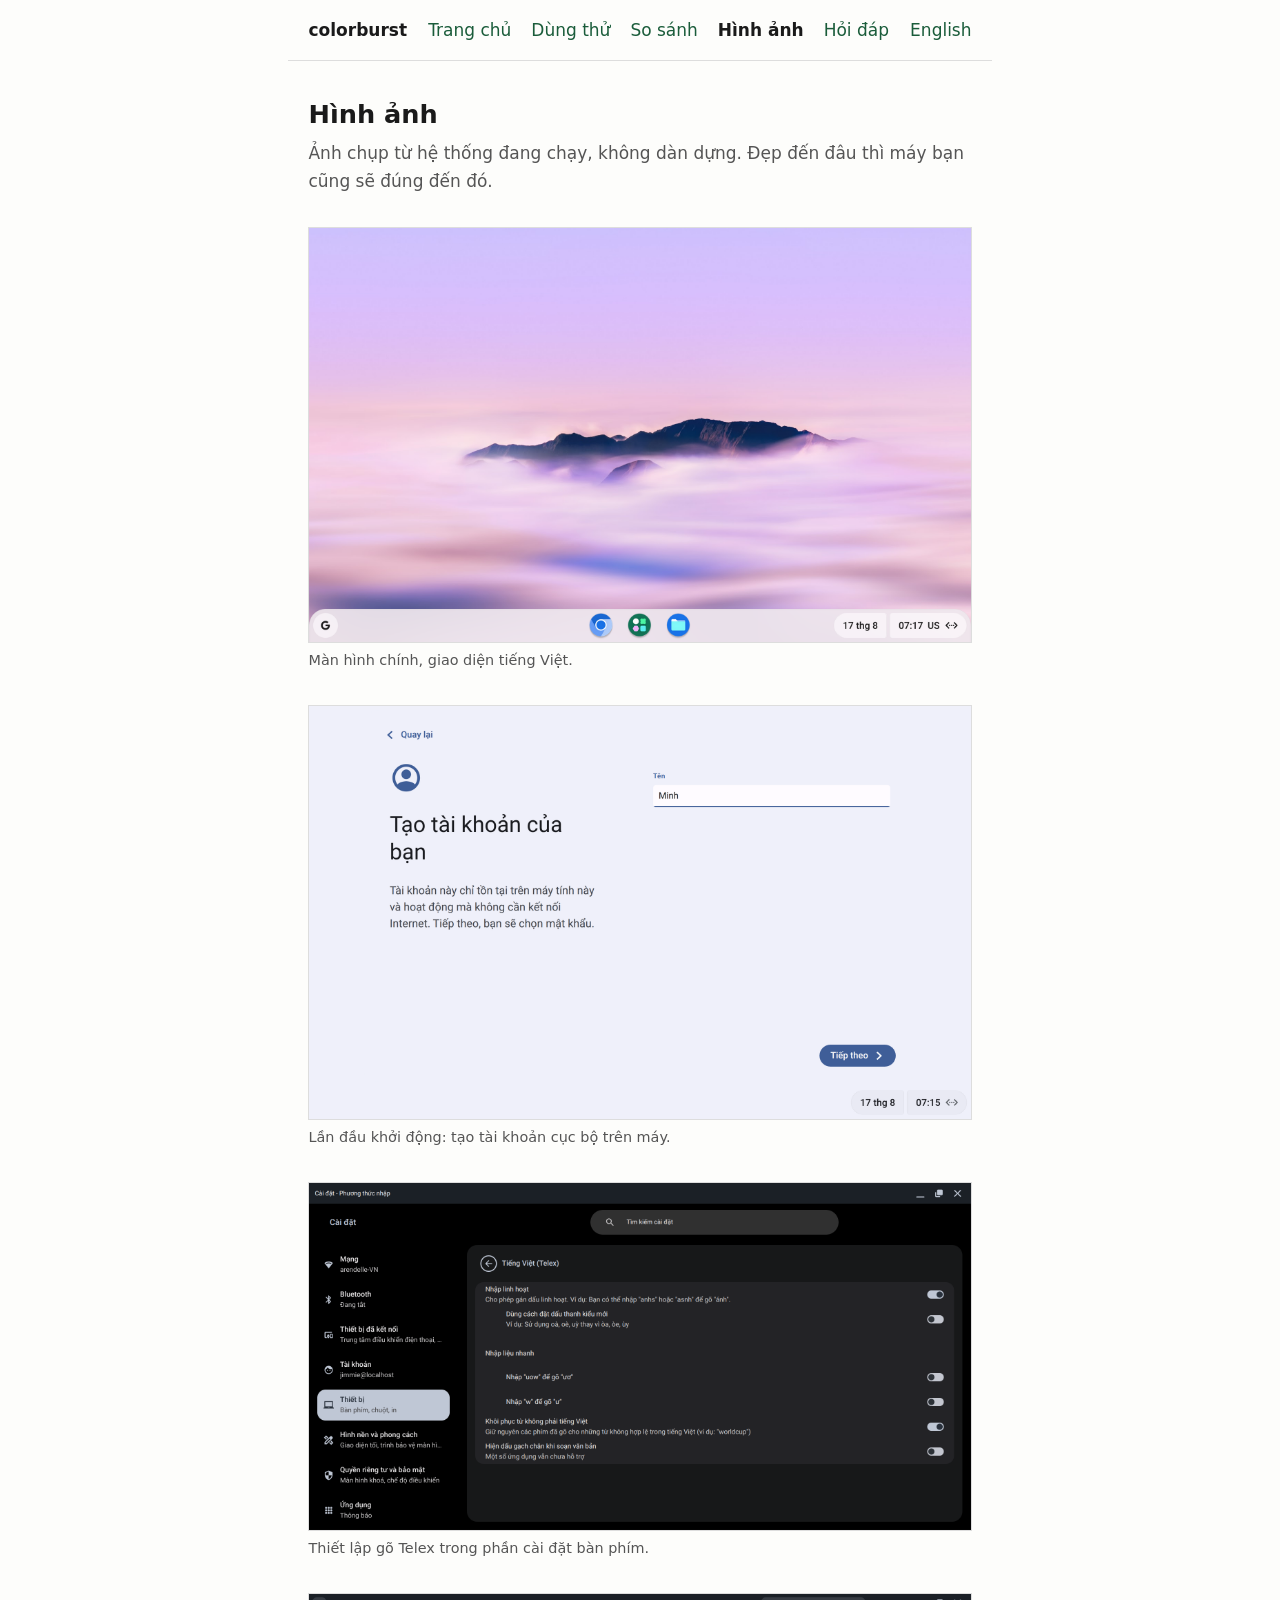
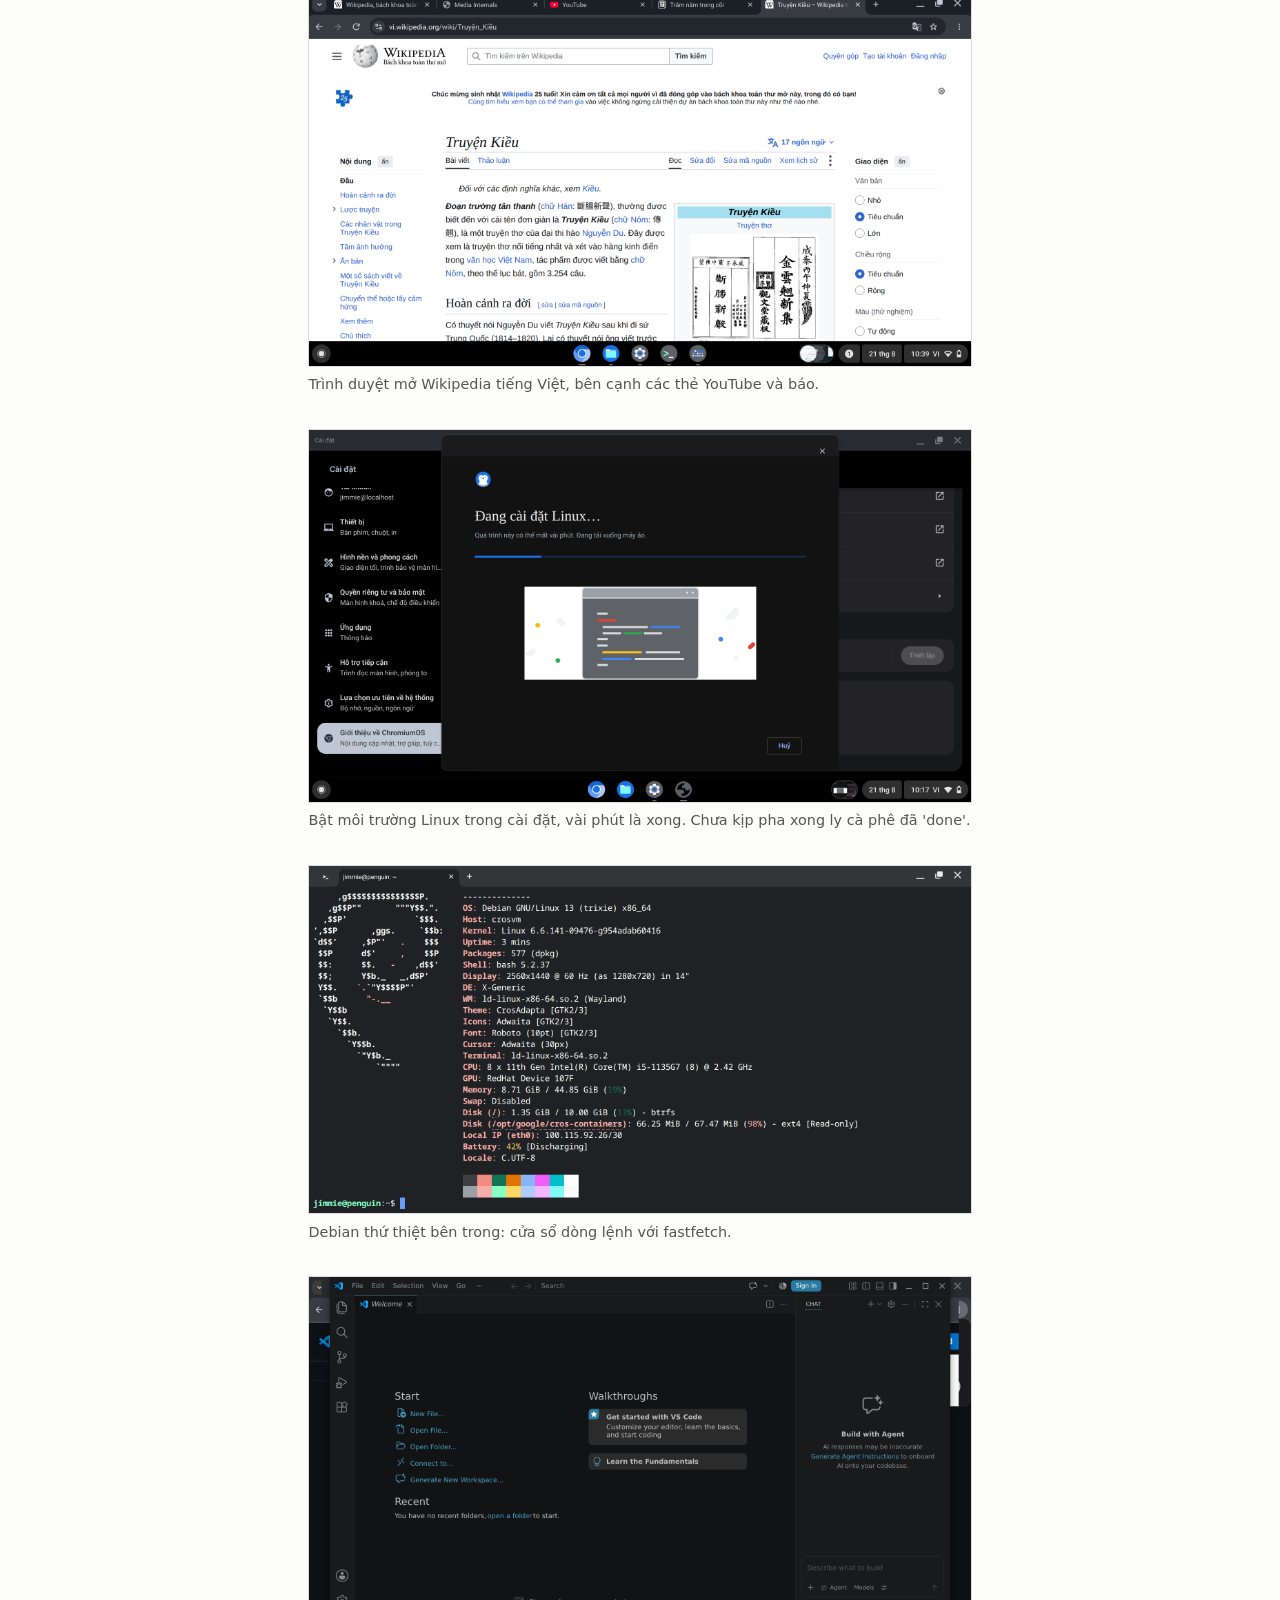
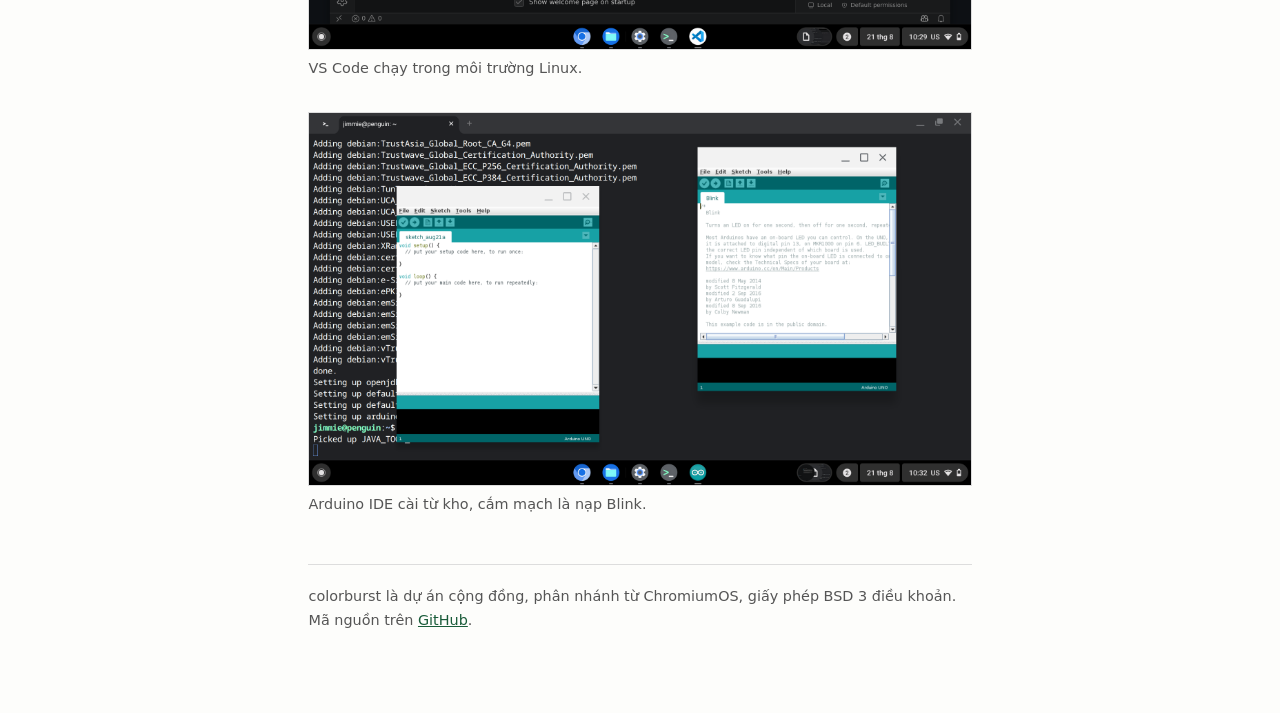
<file: vi/hinh-anh.html>
<!DOCTYPE html>
<html lang="vi">
<head>
<meta charset="utf-8">
<meta name="viewport" content="width=device-width, initial-scale=1">
<title>Hình ảnh — colorburst</title>
<meta name="description" content="Ảnh chụp màn hình colorburst: giao diện tiếng Việt, thiết lập gõ Telex, lướt web, môi trường Linux với dòng lệnh, VS Code và Arduino IDE. Chụp từ máy đang chạy thật.">
<link rel="stylesheet" href="../style.css">
</head>
<body>
<nav>
  <a class="brand" href="index.html">colorburst</a>
  <a href="index.html">Trang chủ</a>
  <a href="dung-thu.html">Dùng thử</a>
  <a href="so-sanh.html">So sánh</a>
  <a href="hinh-anh.html" aria-current="page">Hình ảnh</a>
  <a href="hoi-dap.html">Hỏi đáp</a>
  <a class="lang" href="../screenshots.html">English</a>
</nav>
<main>

<h1>Hình ảnh</h1>
<p class="subtitle">Ảnh chụp từ hệ thống đang chạy, không dàn dựng.
Đẹp đến đâu thì máy bạn cũng sẽ đúng đến đó.</p>

<!--
  Các ảnh dưới đây được tạo bằng tools/capture-screenshots.sh
  (chạy VM bằng start-vm.sh, rồi chạy script đó và làm theo hướng dẫn).
  Tên tệp phải khớp đúng như trong src= bên dưới, đặt trong thư mục images/.
-->

<figure>
  <img src="../images/man-hinh-chinh.png" width="1920" height="1200"
       alt="Màn hình chính của colorburst, thanh công cụ và đồng hồ bằng tiếng Việt">
  <figcaption>Màn hình chính, giao diện tiếng Việt.</figcaption>
</figure>

<figure>
  <img src="../images/tao-tai-khoan.png" width="1920" height="1200"
       alt="Màn hình chào lần đầu khởi động, đang tạo tài khoản cục bộ">
  <figcaption>Lần đầu khởi động: tạo tài khoản cục bộ trên máy.</figcaption>
</figure>

<figure>
  <img src="../images/thiet-lap-telex.png" width="1920" height="1008"
       alt="Trang cài đặt phương thức nhập Tiếng Việt (Telex), các tuỳ chọn nhập linh hoạt và nhập liệu nhanh">
  <figcaption>Thiết lập gõ Telex trong phần cài đặt bàn phím.</figcaption>
</figure>

<figure>
  <img src="../images/wikipedia.png" width="1920" height="1080"
       alt="Trình duyệt mở bài Truyện Kiều trên Wikipedia tiếng Việt, bên cạnh các thẻ YouTube và báo">
  <figcaption>Trình duyệt mở Wikipedia tiếng Việt, bên cạnh các thẻ
  YouTube và báo.</figcaption>
</figure>

<figure>
  <img src="../images/cai-linux.png" width="1920" height="1080"
       alt="Hộp thoại Đang cài đặt Linux trong trang cài đặt hệ thống">
  <figcaption>Bật môi trường Linux trong cài đặt, vài phút là xong.
  Chưa kịp pha xong ly cà phê đã 'done'.</figcaption>
</figure>

<figure>
  <img src="../images/dong-lenh.png" width="1920" height="1008"
       alt="Cửa sổ dòng lệnh Debian hiển thị thông tin hệ thống bằng fastfetch">
  <figcaption>Debian thứ thiệt bên trong: cửa sổ dòng lệnh với
  fastfetch.</figcaption>
</figure>

<figure>
  <img src="../images/vs-code.png" width="1920" height="1080"
       alt="VS Code chạy trong môi trường Linux, màn hình chào mừng">
  <figcaption>VS Code chạy trong môi trường Linux.</figcaption>
</figure>

<figure>
  <img src="../images/arduino.png" width="1920" height="1080"
       alt="Arduino IDE mở bản mẫu Blink, phía sau là dòng lệnh đang cài phần mềm">
  <figcaption>Arduino IDE cài từ kho, cắm mạch là nạp Blink.</figcaption>
</figure>

<footer>
<p>colorburst là dự án cộng đồng, phân nhánh từ ChromiumOS, giấy phép
BSD 3 điều khoản. Mã nguồn trên
<a href="https://github.com/colorburst-os/colorburst">GitHub</a>.</p>
</footer>

</main>
</body>
</html>
</file>
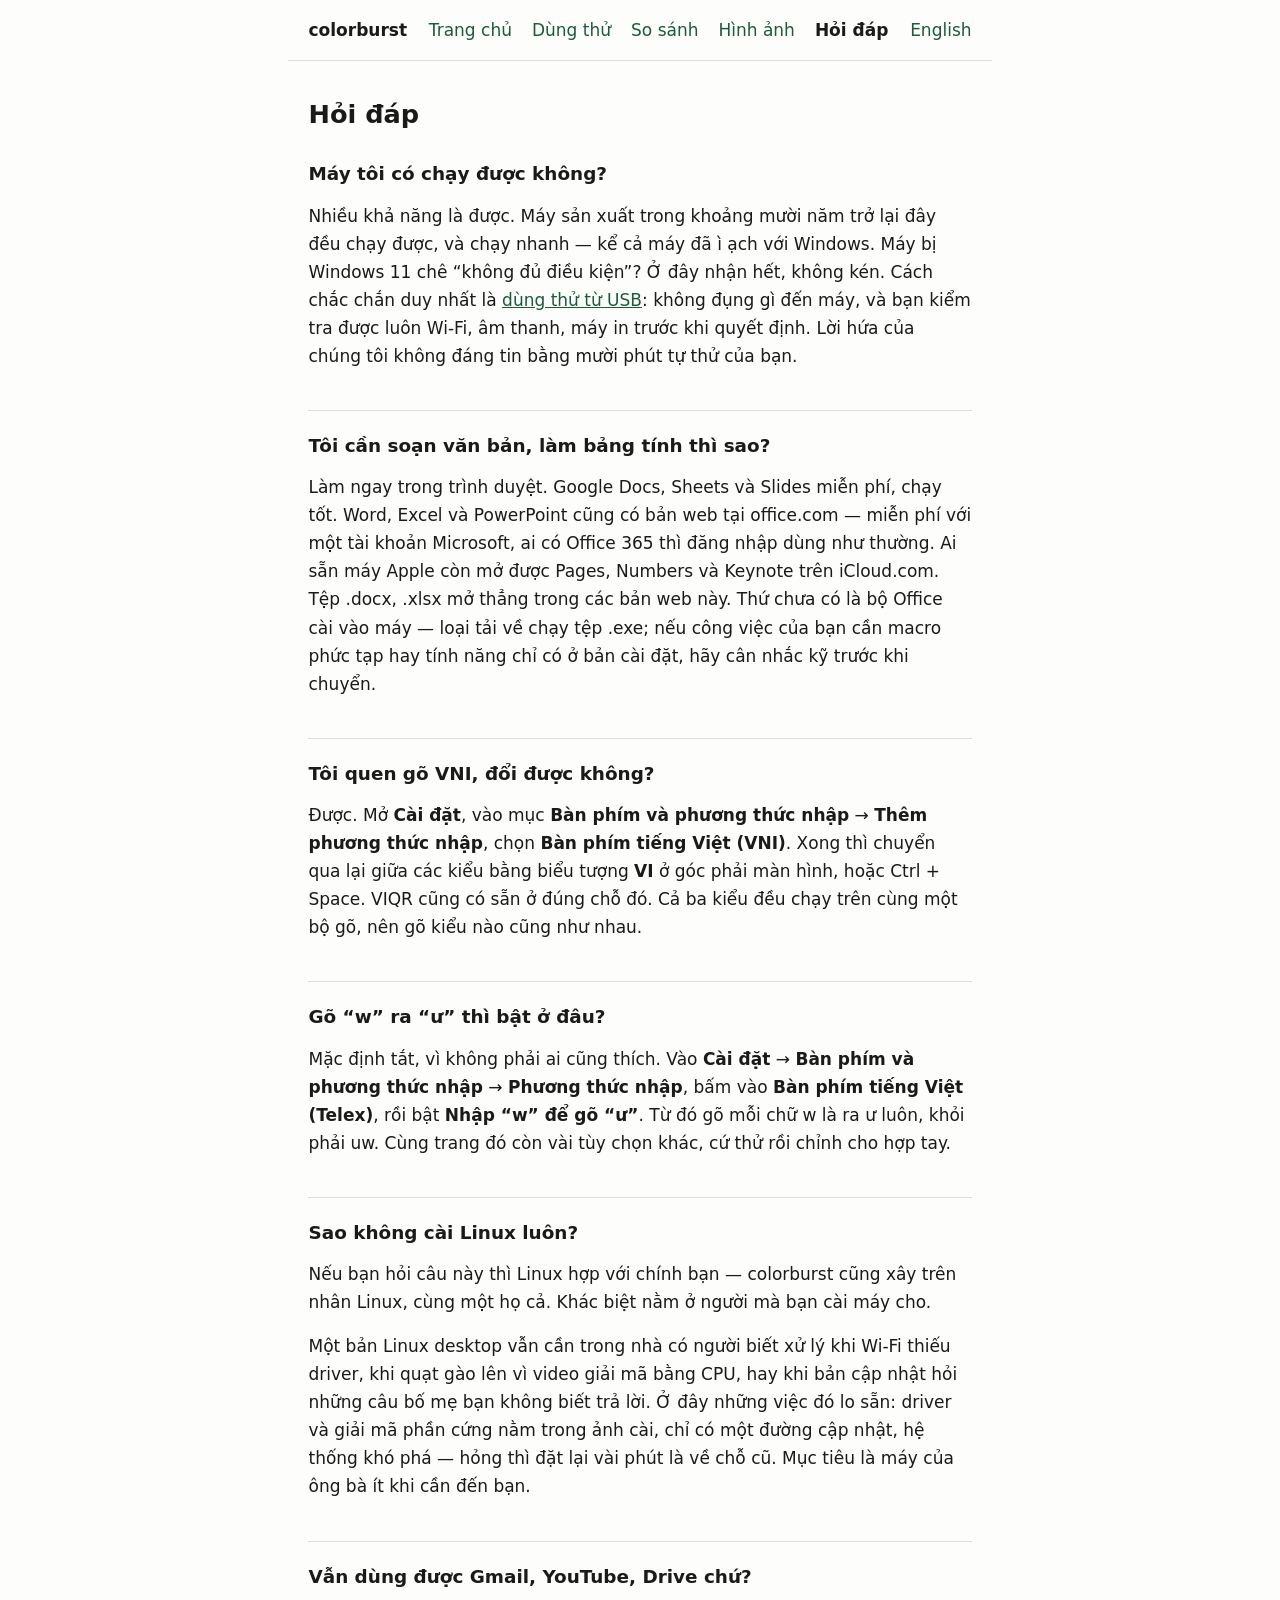
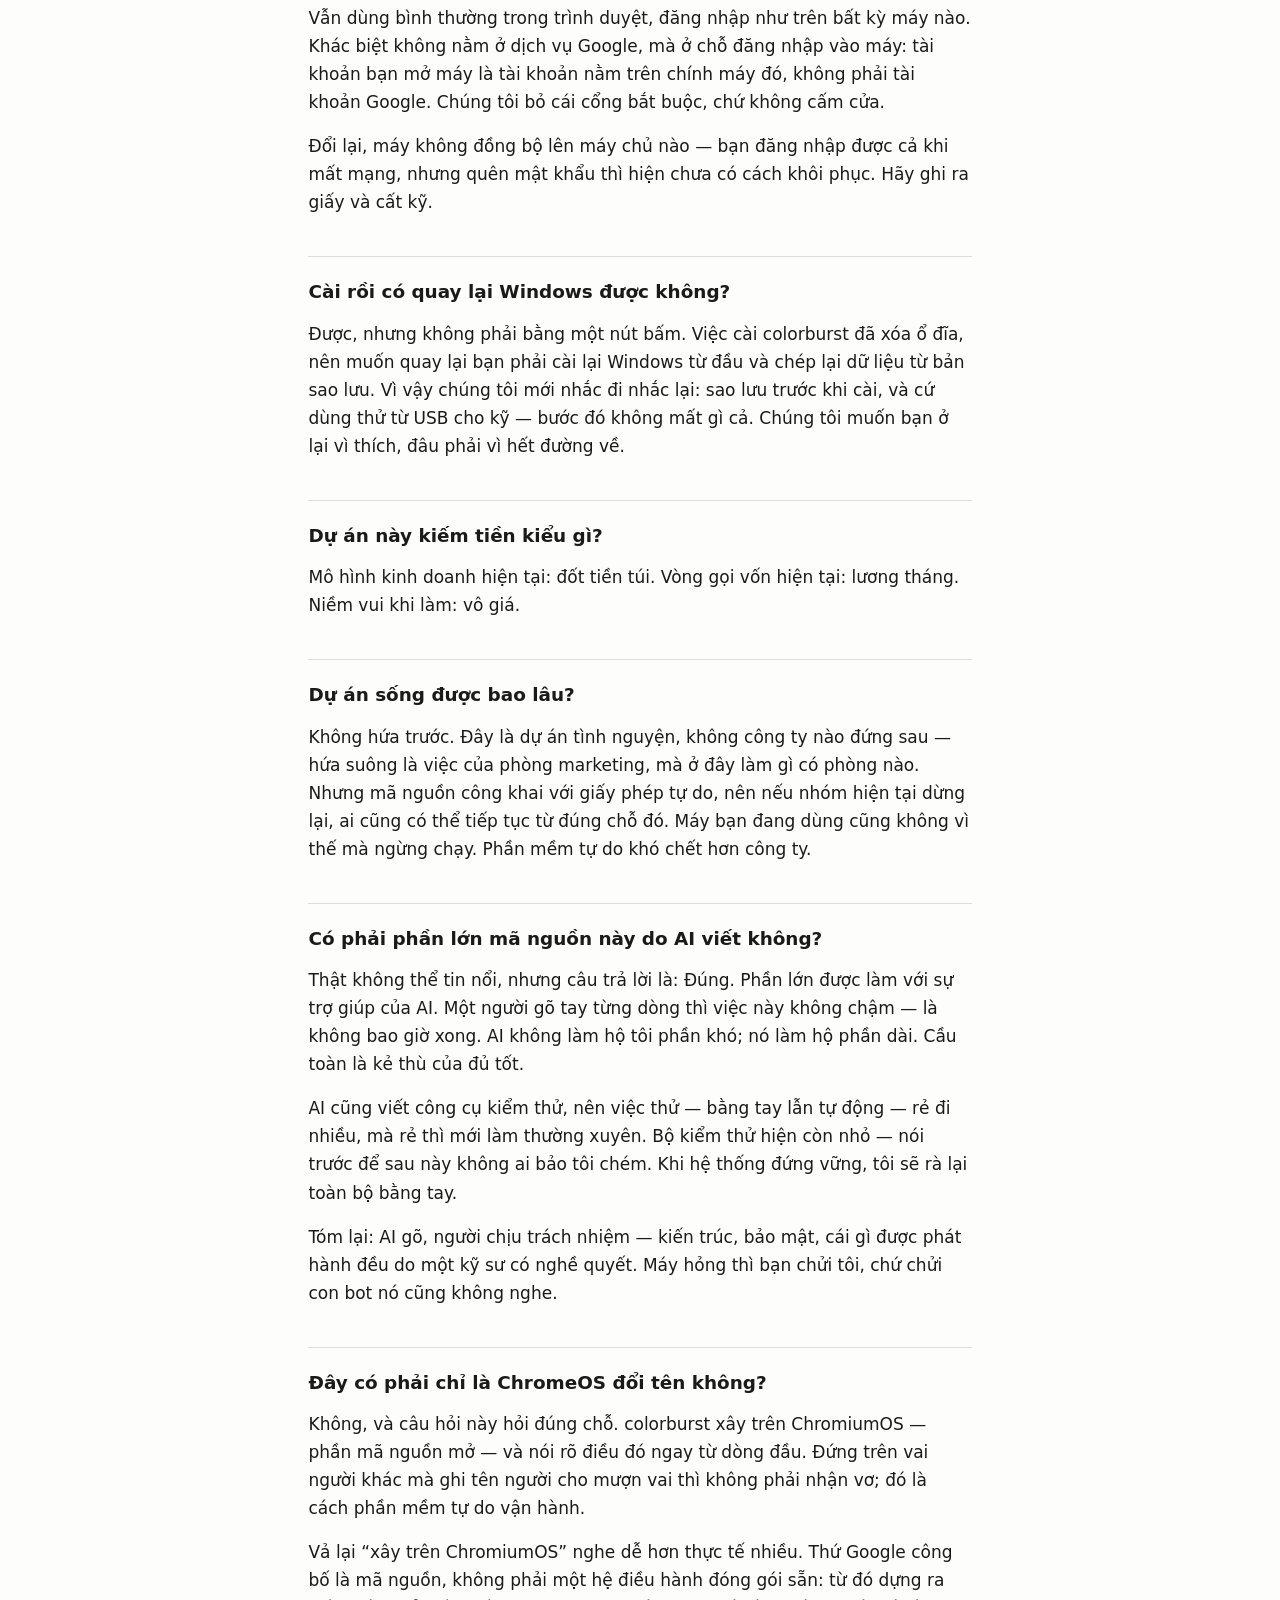
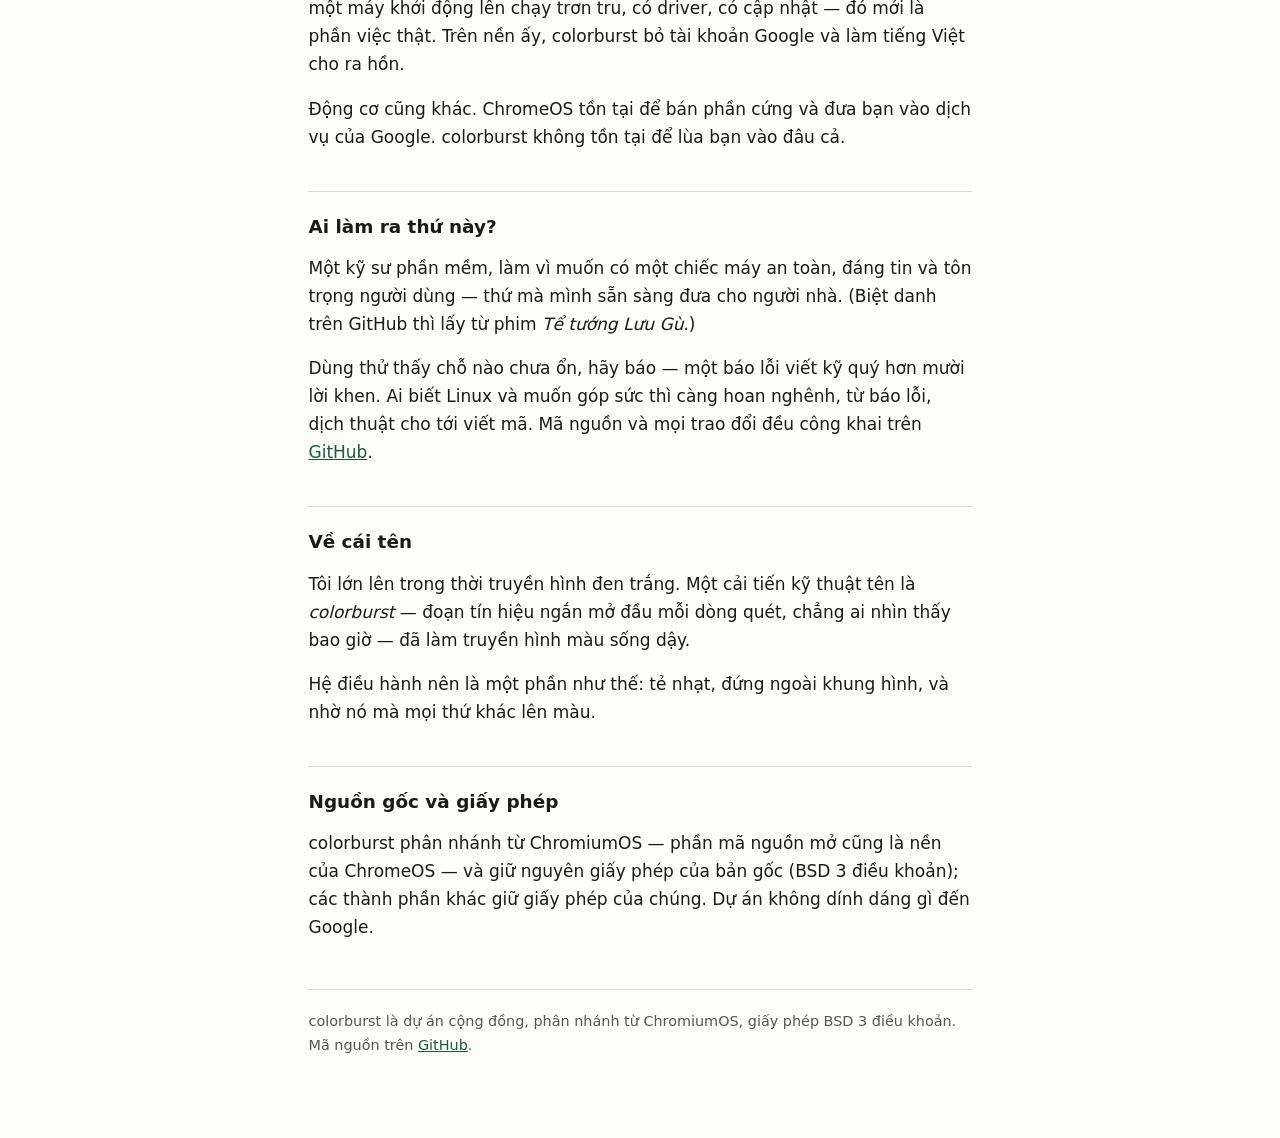
<file: vi/hoi-dap.html>
<!DOCTYPE html>
<html lang="vi">
<head>
<meta charset="utf-8">
<meta name="viewport" content="width=device-width, initial-scale=1">
<title>Hỏi đáp — colorburst</title>
<meta name="description" content="Những câu hỏi thường gặp về colorburst: máy nào chạy được, gõ VNI và Telex thế nào, làm việc văn phòng ra sao, AI viết bao nhiêu phần, dự án kiếm tiền kiểu gì và sống được bao lâu.">
<link rel="stylesheet" href="../style.css">
</head>
<body>
<nav>
  <a class="brand" href="index.html">colorburst</a>
  <a href="index.html">Trang chủ</a>
  <a href="dung-thu.html">Dùng thử</a>
  <a href="so-sanh.html">So sánh</a>
  <a href="hinh-anh.html">Hình ảnh</a>
  <a href="hoi-dap.html" aria-current="page">Hỏi đáp</a>
  <a class="lang" href="../faq.html">English</a>
</nav>
<main>

<h1>Hỏi đáp</h1>

<h2>Máy tôi có chạy được không?</h2>

<p>Nhiều khả năng là được. Máy sản xuất trong khoảng mười năm trở
lại đây đều chạy được, và chạy nhanh — kể cả máy đã ì ạch với Windows.
Máy bị Windows 11 chê &ldquo;không đủ điều kiện&rdquo;? Ở đây nhận
hết, không kén.
Cách chắc chắn duy nhất là <a href="dung-thu.html">dùng thử từ USB</a>:
không đụng gì đến máy, và bạn kiểm tra được luôn Wi-Fi, âm thanh,
máy in trước khi quyết định. Lời hứa của chúng tôi không đáng tin
bằng mười phút tự thử của bạn.</p>

<h2>Tôi cần soạn văn bản, làm bảng tính thì sao?</h2>

<p>Làm ngay trong trình duyệt. Google Docs, Sheets và Slides miễn
phí, chạy tốt. Word, Excel và PowerPoint cũng có bản web tại
office.com — miễn phí với một tài khoản Microsoft, ai có Office 365
thì đăng nhập dùng như thường. Ai sẵn máy Apple còn mở được Pages,
Numbers và Keynote trên iCloud.com. Tệp .docx, .xlsx mở thẳng trong
các bản web này. Thứ chưa có là bộ Office cài vào máy — loại tải về
chạy tệp .exe; nếu công việc của bạn cần macro phức tạp hay tính
năng chỉ có ở bản cài đặt, hãy cân nhắc kỹ trước khi chuyển.</p>

<h2>Tôi quen gõ VNI, đổi được không?</h2>

<p>Được. Mở <strong>Cài đặt</strong>, vào mục <strong>Bàn phím và
phương thức nhập</strong> &rarr; <strong>Thêm phương thức nhập</strong>,
chọn <strong>Bàn phím tiếng Việt (VNI)</strong>. Xong thì chuyển qua
lại giữa các kiểu bằng biểu tượng <strong>VI</strong> ở góc phải màn
hình, hoặc Ctrl + Space. VIQR cũng có sẵn ở đúng chỗ đó. Cả ba kiểu
đều chạy trên cùng một bộ gõ, nên gõ kiểu nào cũng như nhau.</p>

<h2>Gõ &ldquo;w&rdquo; ra &ldquo;ư&rdquo; thì bật ở đâu?</h2>

<p>Mặc định tắt, vì không phải ai cũng thích. Vào <strong>Cài đặt</strong>
&rarr; <strong>Bàn phím và phương thức nhập</strong> &rarr;
<strong>Phương thức nhập</strong>, bấm vào <strong>Bàn phím tiếng Việt
(Telex)</strong>, rồi bật <strong>Nhập &ldquo;w&rdquo; để gõ
&ldquo;ư&rdquo;</strong>. Từ đó gõ mỗi chữ w là ra ư luôn, khỏi phải
uw. Cùng trang đó còn vài tùy chọn khác, cứ thử rồi chỉnh cho hợp
tay.</p>

<h2>Sao không cài Linux luôn?</h2>

<p>Nếu bạn hỏi câu này thì Linux hợp với chính bạn — colorburst cũng
xây trên nhân Linux, cùng một họ cả. Khác biệt nằm ở người mà bạn cài
máy cho.</p>

<p>Một bản Linux desktop vẫn cần trong nhà có người biết xử lý khi
Wi-Fi thiếu driver, khi quạt gào lên vì video giải mã bằng CPU, hay
khi bản cập nhật hỏi những câu bố mẹ bạn không biết trả lời. Ở đây
những việc đó lo sẵn: driver và giải mã phần cứng nằm trong ảnh cài,
chỉ có một đường cập nhật, hệ thống khó phá — hỏng thì đặt lại vài
phút là về chỗ cũ. Mục tiêu là máy của ông bà ít khi cần đến bạn.</p>

<h2>Vẫn dùng được Gmail, YouTube, Drive chứ?</h2>

<p>Vẫn dùng bình thường trong trình duyệt, đăng nhập như trên bất kỳ
máy nào. Khác biệt không nằm ở dịch vụ Google, mà ở chỗ đăng nhập vào
máy: tài khoản bạn mở máy là tài khoản nằm trên chính máy đó, không
phải tài khoản Google. Chúng tôi bỏ cái cổng bắt buộc, chứ không cấm
cửa.</p>

<p>Đổi lại, máy không đồng bộ lên máy chủ nào — bạn đăng nhập được cả
khi mất mạng, nhưng quên mật khẩu thì hiện chưa có cách khôi phục.
Hãy ghi ra giấy và cất kỹ.</p>

<h2>Cài rồi có quay lại Windows được không?</h2>

<p>Được, nhưng không phải bằng một nút bấm. Việc cài colorburst đã
xóa ổ đĩa, nên muốn quay lại bạn phải cài lại Windows từ đầu và
chép lại dữ liệu từ bản sao lưu. Vì vậy chúng tôi mới nhắc đi nhắc
lại: sao lưu trước khi cài, và cứ dùng thử từ USB cho kỹ — bước đó
không mất gì cả. Chúng tôi muốn bạn ở lại vì thích, đâu phải vì
hết đường về.</p>

<h2>Dự án này kiếm tiền kiểu gì?</h2>

<p>Mô hình kinh doanh hiện tại: đốt tiền túi. Vòng gọi vốn hiện tại:
lương tháng. Niềm vui khi làm: vô giá.</p>

<h2>Dự án sống được bao lâu?</h2>

<p>Không hứa trước. Đây là dự án tình nguyện, không công ty nào đứng
sau — hứa suông là việc của phòng marketing, mà ở đây làm gì có phòng
nào. Nhưng mã nguồn công khai với giấy phép tự do, nên nếu nhóm hiện
tại dừng lại, ai cũng có thể tiếp tục từ đúng chỗ đó. Máy bạn đang
dùng cũng không vì thế mà ngừng chạy. Phần mềm tự do khó chết hơn
công ty.</p>

<h2>Có phải phần lớn mã nguồn này do AI viết không?</h2>

<p>Thật không thể tin nổi, nhưng câu trả lời là: Đúng. Phần lớn
được làm với sự trợ giúp của AI. Một người gõ tay
từng dòng thì việc này không chậm — là không bao giờ xong. AI không
làm hộ tôi phần khó; nó làm hộ phần dài. Cầu toàn là kẻ thù của đủ
tốt.</p>

<p>AI cũng viết công cụ kiểm thử, nên việc thử — bằng tay lẫn tự động
— rẻ đi nhiều, mà rẻ thì mới làm thường xuyên. Bộ kiểm thử hiện còn
nhỏ — nói trước để sau này không ai bảo tôi chém. Khi hệ thống đứng
vững, tôi sẽ rà lại toàn bộ bằng tay.</p>

<p>Tóm lại: AI gõ, người chịu trách nhiệm — kiến trúc, bảo mật, cái
gì được phát hành đều do một kỹ sư có nghề quyết. Máy hỏng thì bạn
chửi tôi, chứ chửi con bot nó cũng không nghe.</p>

<h2>Đây có phải chỉ là ChromeOS đổi tên không?</h2>

<p>Không, và câu hỏi này hỏi đúng chỗ. colorburst xây trên ChromiumOS
— phần mã nguồn mở — và nói rõ điều đó ngay từ dòng đầu. Đứng trên
vai người khác mà ghi tên người cho mượn vai thì không phải nhận vơ;
đó là cách phần mềm tự do vận hành.</p>

<p>Vả lại &ldquo;xây trên ChromiumOS&rdquo; nghe dễ hơn thực tế nhiều.
Thứ Google công bố là mã nguồn, không phải một hệ điều hành đóng gói
sẵn: từ đó dựng ra một máy khởi động lên chạy trơn tru, có driver, có
cập nhật — đó mới là phần việc thật. Trên nền ấy, colorburst bỏ tài
khoản Google và làm tiếng Việt cho ra hồn.</p>

<p>Động cơ cũng khác. ChromeOS tồn tại để bán phần cứng và đưa bạn vào
dịch vụ của Google. colorburst không tồn tại để lùa bạn vào đâu cả.</p>

<h2>Ai làm ra thứ này?</h2>

<p>Một kỹ sư phần mềm, làm vì muốn có một chiếc máy an toàn, đáng tin
và tôn trọng người dùng — thứ mà mình sẵn sàng đưa cho người nhà.
(Biệt danh trên GitHub thì lấy từ phim <em>Tể tướng Lưu Gù</em>.)</p>

<p>Dùng thử thấy chỗ nào chưa ổn, hãy báo — một báo lỗi viết kỹ quý
hơn mười lời khen. Ai biết Linux và muốn góp sức thì càng hoan nghênh,
từ báo lỗi, dịch thuật cho tới viết mã. Mã nguồn và mọi trao đổi đều
công khai trên
<a href="https://github.com/colorburst-os/colorburst">GitHub</a>.</p>

<h2>Về cái tên</h2>

<p>Tôi lớn lên trong thời truyền hình đen trắng. Một cải tiến kỹ thuật
tên là <em>colorburst</em> — đoạn tín hiệu ngắn mở đầu mỗi dòng quét,
chẳng ai nhìn thấy bao giờ — đã làm truyền hình màu sống dậy.</p>

<p>Hệ điều hành nên là một phần như thế: tẻ nhạt, đứng ngoài khung
hình, và nhờ nó mà mọi thứ khác lên màu.</p>

<h2>Nguồn gốc và giấy phép</h2>

<p>colorburst phân nhánh từ ChromiumOS — phần mã nguồn mở cũng là nền
của ChromeOS — và giữ nguyên giấy phép của bản gốc (BSD 3 điều khoản);
các thành phần khác giữ giấy phép của chúng. Dự án không dính dáng gì
đến Google.</p>

<footer>
<p>colorburst là dự án cộng đồng, phân nhánh từ ChromiumOS, giấy phép
BSD 3 điều khoản. Mã nguồn trên
<a href="https://github.com/colorburst-os/colorburst">GitHub</a>.</p>
</footer>

</main>
</body>
</html>
</file>
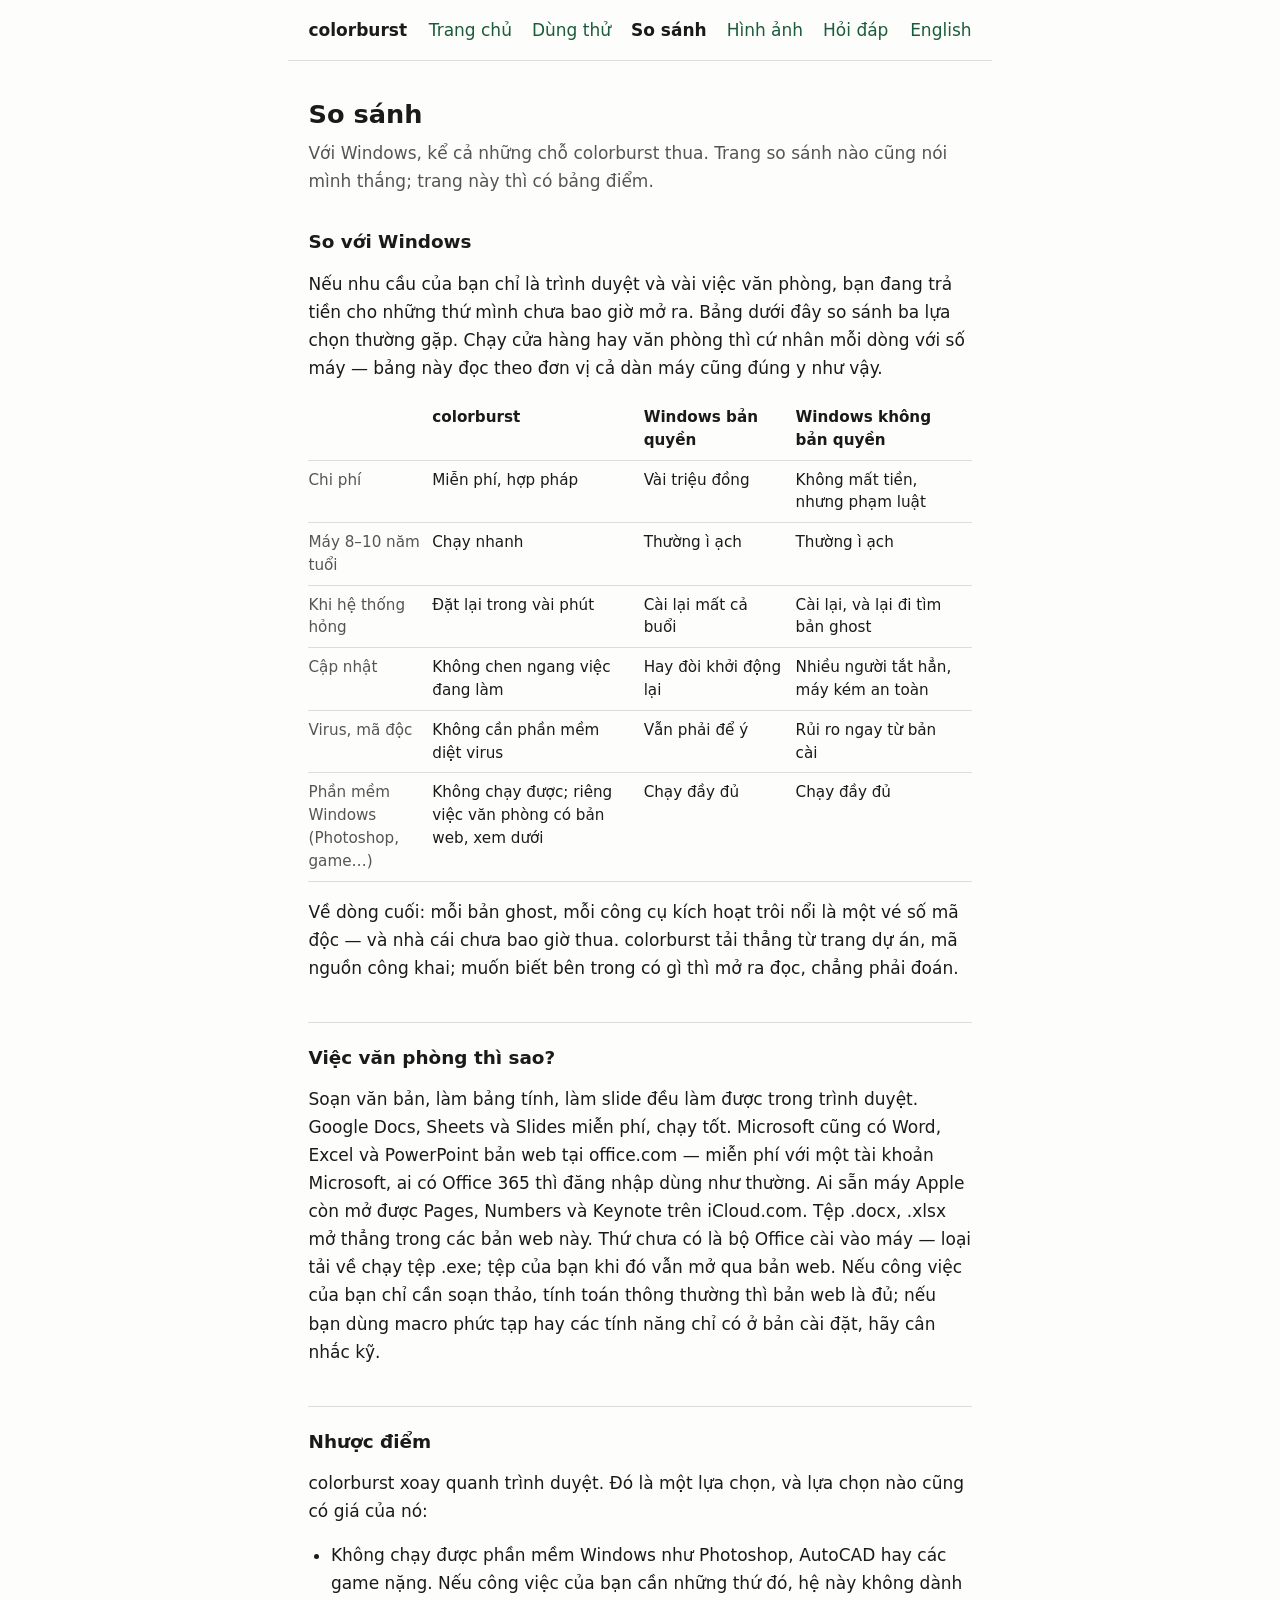
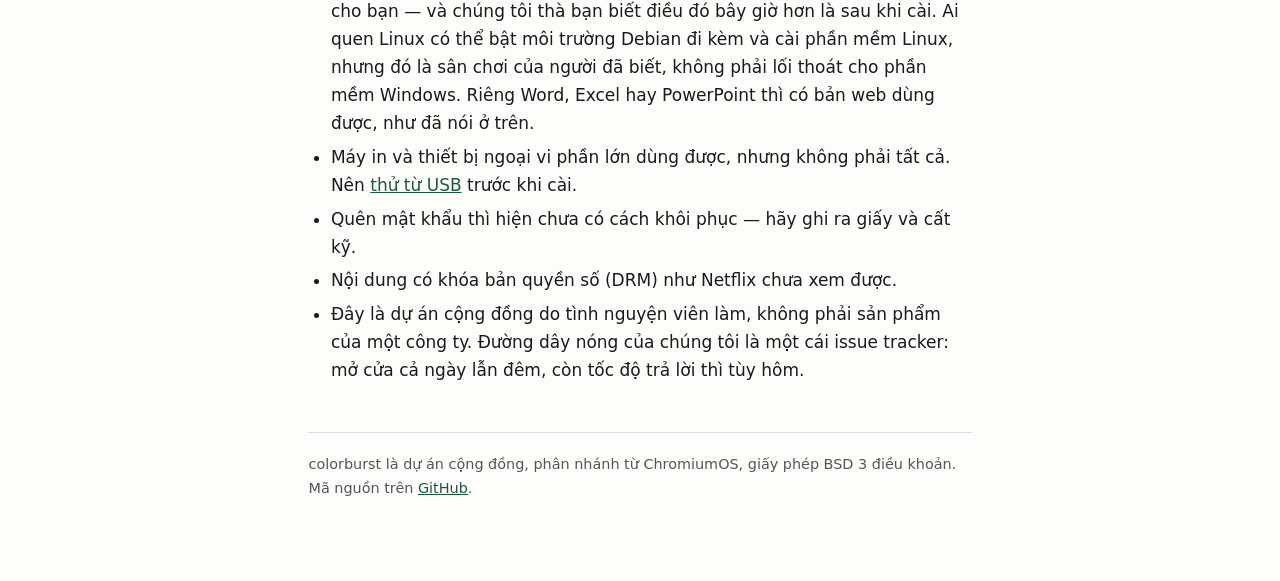
<file: vi/so-sanh.html>
<!DOCTYPE html>
<html lang="vi">
<head>
<meta charset="utf-8">
<meta name="viewport" content="width=device-width, initial-scale=1">
<title>So sánh — colorburst</title>
<meta name="description" content="So sánh colorburst, Windows bản quyền và Windows không bản quyền — kể cả những chỗ colorburst thua. Có thật, mời kéo xuống.">
<link rel="stylesheet" href="../style.css">
</head>
<body>
<nav>
  <a class="brand" href="index.html">colorburst</a>
  <a href="index.html">Trang chủ</a>
  <a href="dung-thu.html">Dùng thử</a>
  <a href="so-sanh.html" aria-current="page">So sánh</a>
  <a href="hinh-anh.html">Hình ảnh</a>
  <a href="hoi-dap.html">Hỏi đáp</a>
  <a class="lang" href="../compare.html">English</a>
</nav>
<main>

<h1>So sánh</h1>
<p class="subtitle">Với Windows, kể cả những chỗ colorburst thua.
Trang so sánh nào cũng nói mình thắng; trang này thì có bảng điểm.</p>

<h2>So với Windows</h2>

<p>Nếu nhu cầu của bạn chỉ là trình duyệt và vài việc văn phòng,
bạn đang trả tiền cho những thứ mình chưa bao giờ mở ra. Bảng dưới
đây so sánh ba lựa chọn thường gặp. Chạy cửa hàng hay văn phòng thì
cứ nhân mỗi dòng với số máy — bảng này đọc theo đơn vị cả dàn máy
cũng đúng y như vậy.</p>

<div class="table-scroll">
<table>
  <thead>
    <tr>
      <th></th>
      <th>colorburst</th>
      <th>Windows bản quyền</th>
      <th>Windows không bản quyền</th>
    </tr>
  </thead>
  <tbody>
    <tr>
      <td>Chi phí</td>
      <td>Miễn phí, hợp pháp</td>
      <td>Vài triệu đồng</td>
      <td>Không mất tiền, nhưng phạm luật</td>
    </tr>
    <tr>
      <td>Máy 8–10 năm tuổi</td>
      <td>Chạy nhanh</td>
      <td>Thường ì ạch</td>
      <td>Thường ì ạch</td>
    </tr>
    <tr>
      <td>Khi hệ thống hỏng</td>
      <td>Đặt lại trong vài phút</td>
      <td>Cài lại mất cả buổi</td>
      <td>Cài lại, và lại đi tìm bản ghost</td>
    </tr>
    <tr>
      <td>Cập nhật</td>
      <td>Không chen ngang việc đang làm</td>
      <td>Hay đòi khởi động lại</td>
      <td>Nhiều người tắt hẳn, máy kém an toàn</td>
    </tr>
    <tr>
      <td>Virus, mã độc</td>
      <td>Không cần phần mềm diệt virus</td>
      <td>Vẫn phải để ý</td>
      <td>Rủi ro ngay từ bản cài</td>
    </tr>
    <tr>
      <td>Phần mềm Windows<br>(Photoshop, game…)</td>
      <td>Không chạy được; riêng việc văn phòng có bản web, xem dưới</td>
      <td>Chạy đầy đủ</td>
      <td>Chạy đầy đủ</td>
    </tr>
  </tbody>
</table>
</div>

<p>Về dòng cuối: mỗi bản ghost, mỗi công cụ kích hoạt trôi nổi là một
vé số mã độc — và nhà cái chưa bao giờ thua. colorburst tải thẳng từ
trang dự án, mã nguồn công khai; muốn biết bên trong có gì thì mở ra
đọc, chẳng phải đoán.</p>

<h2>Việc văn phòng thì sao?</h2>

<p>Soạn văn bản, làm bảng tính, làm slide đều làm được trong trình
duyệt. Google Docs, Sheets và Slides miễn phí, chạy tốt. Microsoft
cũng có Word, Excel và PowerPoint bản web tại office.com — miễn phí
với một tài khoản Microsoft, ai có Office 365 thì đăng nhập dùng
như thường. Ai sẵn máy Apple còn mở được Pages, Numbers và Keynote
trên iCloud.com. Tệp .docx, .xlsx mở thẳng trong các bản web này.
Thứ chưa có là bộ Office cài vào máy — loại tải về chạy tệp .exe;
tệp của bạn khi đó vẫn mở qua bản web. Nếu công việc của bạn chỉ
cần soạn thảo, tính toán thông thường thì bản web là đủ; nếu bạn
dùng macro phức tạp hay các tính năng chỉ có ở bản cài đặt, hãy
cân nhắc kỹ.</p>

<h2>Nhược điểm</h2>

<p>colorburst xoay quanh trình duyệt. Đó là một lựa chọn, và lựa chọn
nào cũng có giá của nó:</p>

<ul>
  <li>Không chạy được phần mềm Windows như Photoshop, AutoCAD hay
  các game nặng. Nếu công việc của bạn cần những thứ đó, hệ này
  không dành cho bạn — và chúng tôi thà bạn biết điều đó bây giờ
  hơn là sau khi cài. Ai quen Linux có thể bật môi trường Debian
  đi kèm và cài phần mềm Linux, nhưng đó là sân chơi của người đã
  biết, không phải lối thoát cho phần mềm Windows. Riêng Word,
  Excel hay PowerPoint thì có bản web dùng được, như đã nói
  ở trên.</li>
  <li>Máy in và thiết bị ngoại vi phần lớn dùng được, nhưng không phải
  tất cả. Nên <a href="dung-thu.html">thử từ USB</a> trước khi cài.</li>
  <li>Quên mật khẩu thì hiện chưa có cách khôi phục — hãy ghi ra giấy
  và cất kỹ.</li>
  <li>Nội dung có khóa bản quyền số (DRM) như Netflix chưa xem được.</li>
  <li>Đây là dự án cộng đồng do tình nguyện viên làm, không phải sản
  phẩm của một công ty. Đường dây nóng của chúng tôi là một cái
  issue tracker: mở cửa cả ngày lẫn đêm, còn tốc độ trả lời thì
  tùy hôm.</li>
</ul>

<footer>
<p>colorburst là dự án cộng đồng, phân nhánh từ ChromiumOS, giấy phép
BSD 3 điều khoản. Mã nguồn trên
<a href="https://github.com/colorburst-os/colorburst">GitHub</a>.</p>
</footer>

</main>
</body>
</html>
</file>
<file: style.css>
:root {
  --text: #1a1a1a;
  --muted: #555;
  --accent: #1a5c3a;
  --rule: #ddd;
  --bg: #fdfdfb;
}
* { box-sizing: border-box; }
body {
  margin: 0;
  background: var(--bg);
  color: var(--text);
  font-family: system-ui, -apple-system, "Segoe UI", Roboto, "Helvetica Neue", Arial, sans-serif;
  font-size: 17px;
  line-height: 1.65;
}
nav {
  max-width: 65ch;
  margin: 0 auto;
  padding: 1rem 1.25rem;
  border-bottom: 1px solid var(--rule);
  display: flex;
  flex-wrap: wrap;
  align-items: baseline;
  gap: 0.35rem 1.25rem;
}
nav .brand {
  font-weight: 600;
  color: var(--text);
  text-decoration: none;
  margin-right: auto;
}
nav a {
  color: var(--accent);
  text-decoration: none;
}
nav a:hover { text-decoration: underline; }
nav a[aria-current="page"] {
  color: var(--text);
  font-weight: 600;
}
main {
  max-width: 65ch;
  margin: 0 auto;
  padding: 2rem 1.25rem 4rem;
}
h1 {
  font-size: 1.6rem;
  font-weight: 600;
  margin: 0 0 0.25rem;
}
.subtitle {
  color: var(--muted);
  margin: 0 0 2rem;
}
h2 {
  font-size: 1.15rem;
  font-weight: 600;
  margin: 2.5rem 0 0.75rem;
  padding-top: 1.25rem;
  border-top: 1px solid var(--rule);
}
h1 + h2, .subtitle + h2 { border-top: none; padding-top: 0; margin-top: 1.5rem; }
p { margin: 0 0 1rem; }
ul { margin: 0 0 1rem; padding-left: 1.4rem; }
li { margin-bottom: 0.35rem; }
a { color: var(--accent); }
a:hover { text-decoration-thickness: 2px; }
code {
  font-family: ui-monospace, "SF Mono", Menlo, Consolas, monospace;
  font-size: 0.92em;
}
.aside {
  font-family: ui-monospace, "SF Mono", Menlo, Consolas, monospace;
  font-size: 0.85em;
  color: var(--muted);
}
.note {
  border-left: 3px solid var(--rule);
  padding-left: 1rem;
  color: var(--muted);
  margin: 0 0 1rem;
}
.table-scroll { overflow-x: auto; margin: 0 0 1rem; }
table {
  border-collapse: collapse;
  width: 100%;
  font-size: 0.95rem;
  line-height: 1.5;
}
th, td {
  text-align: left;
  vertical-align: top;
  padding: 0.5rem 0.75rem 0.5rem 0;
  border-bottom: 1px solid var(--rule);
  min-width: 9rem;
}
th:first-child, td:first-child {
  min-width: 7rem;
  color: var(--muted);
  font-weight: 400;
}
thead th { font-weight: 600; color: var(--text); }
figure { margin: 0 0 2rem; }
figure img {
  max-width: 100%;
  height: auto;
  border: 1px solid var(--rule);
  display: block;
}
figcaption {
  color: var(--muted);
  font-size: 0.9rem;
  margin-top: 0.4rem;
}
footer {
  margin-top: 3rem;
  padding-top: 1.25rem;
  border-top: 1px solid var(--rule);
  color: var(--muted);
  font-size: 0.9rem;
}

/* Language switcher: pushed to the far end of the nav. */
nav a.lang { margin-left: auto; }
</file>
